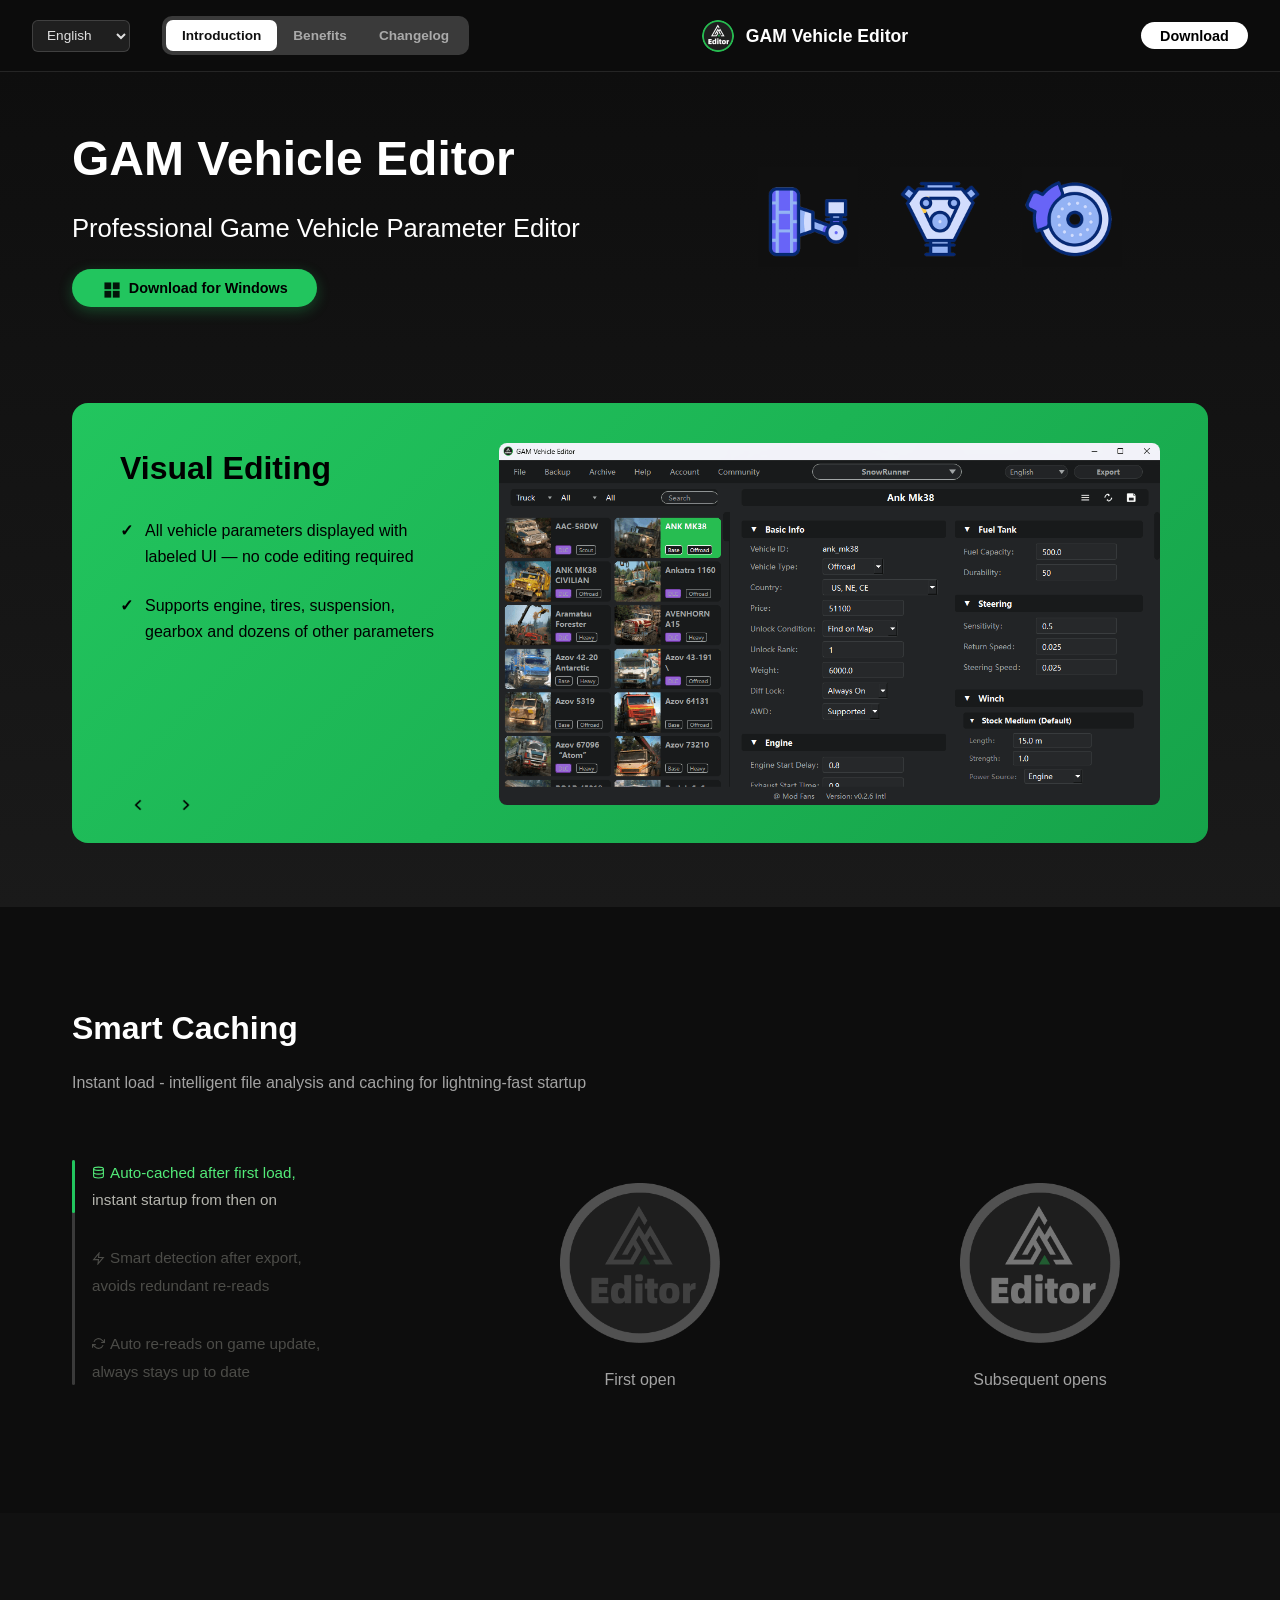
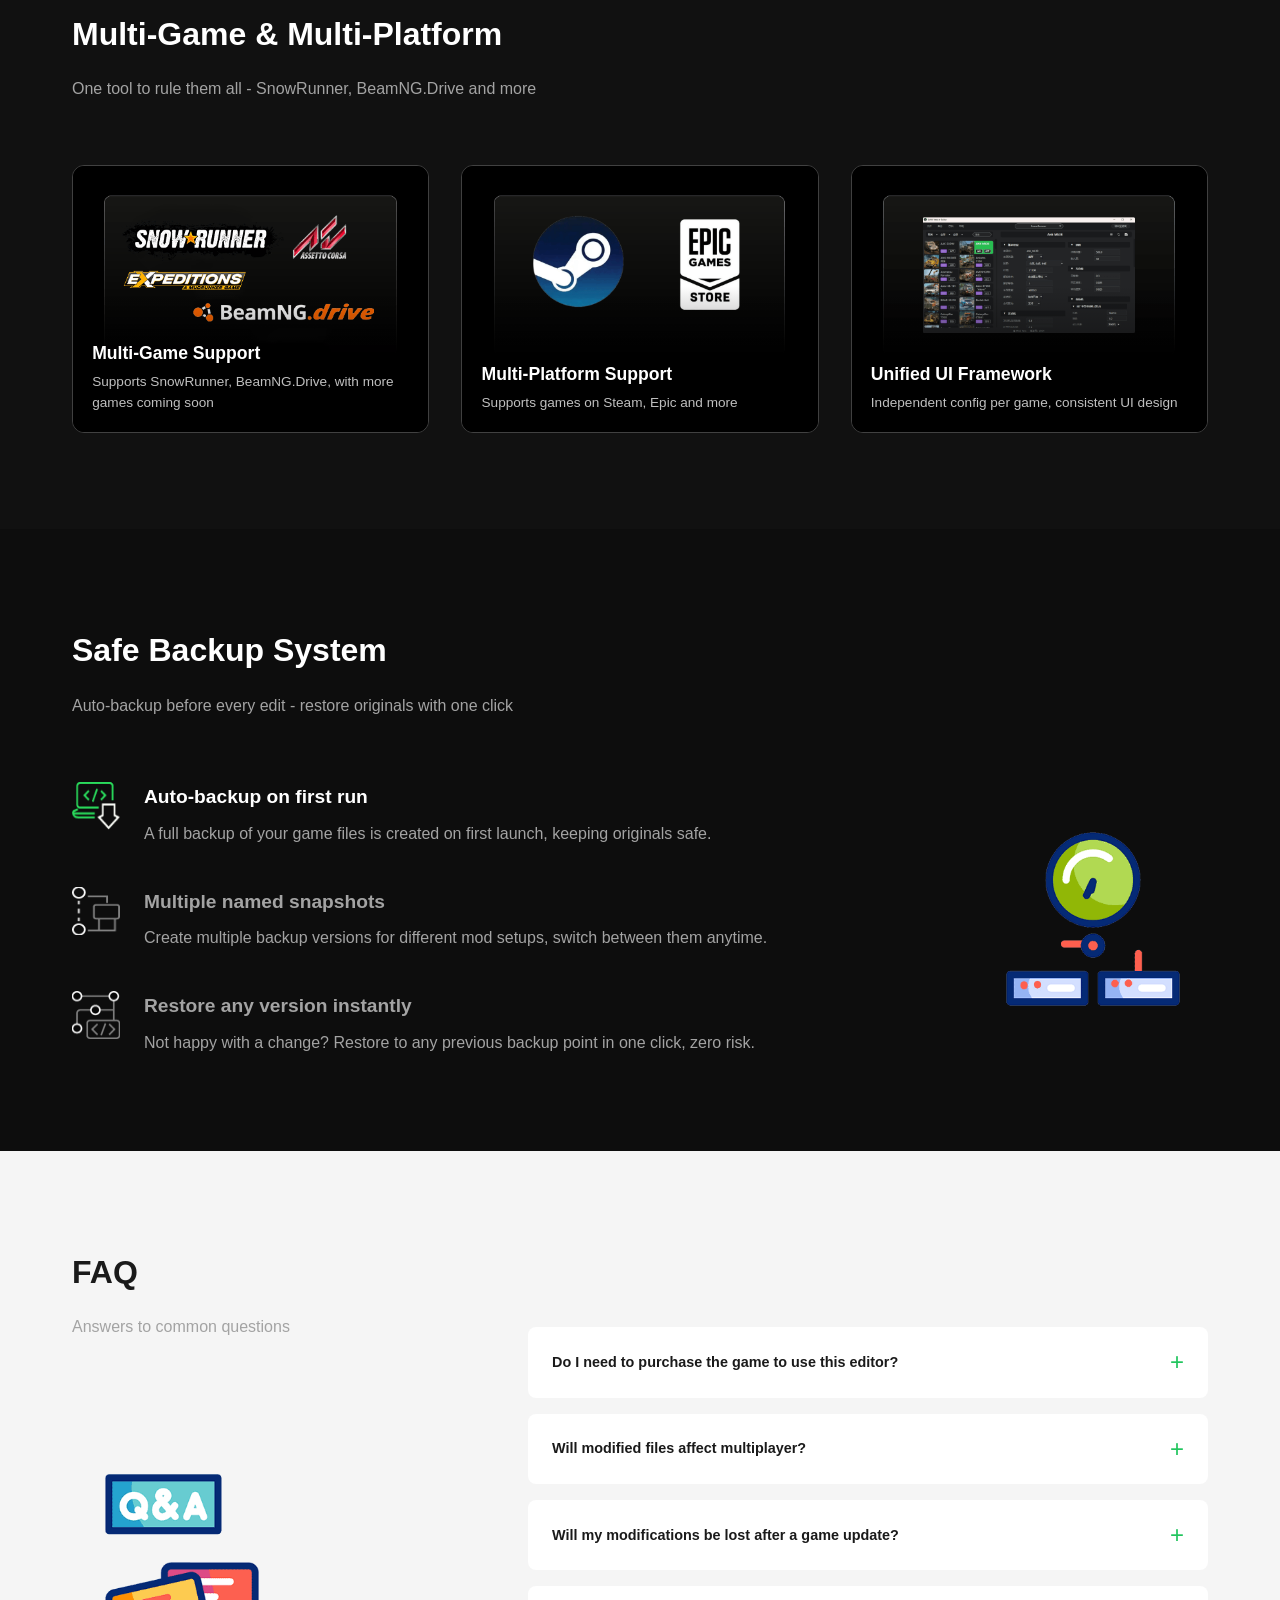
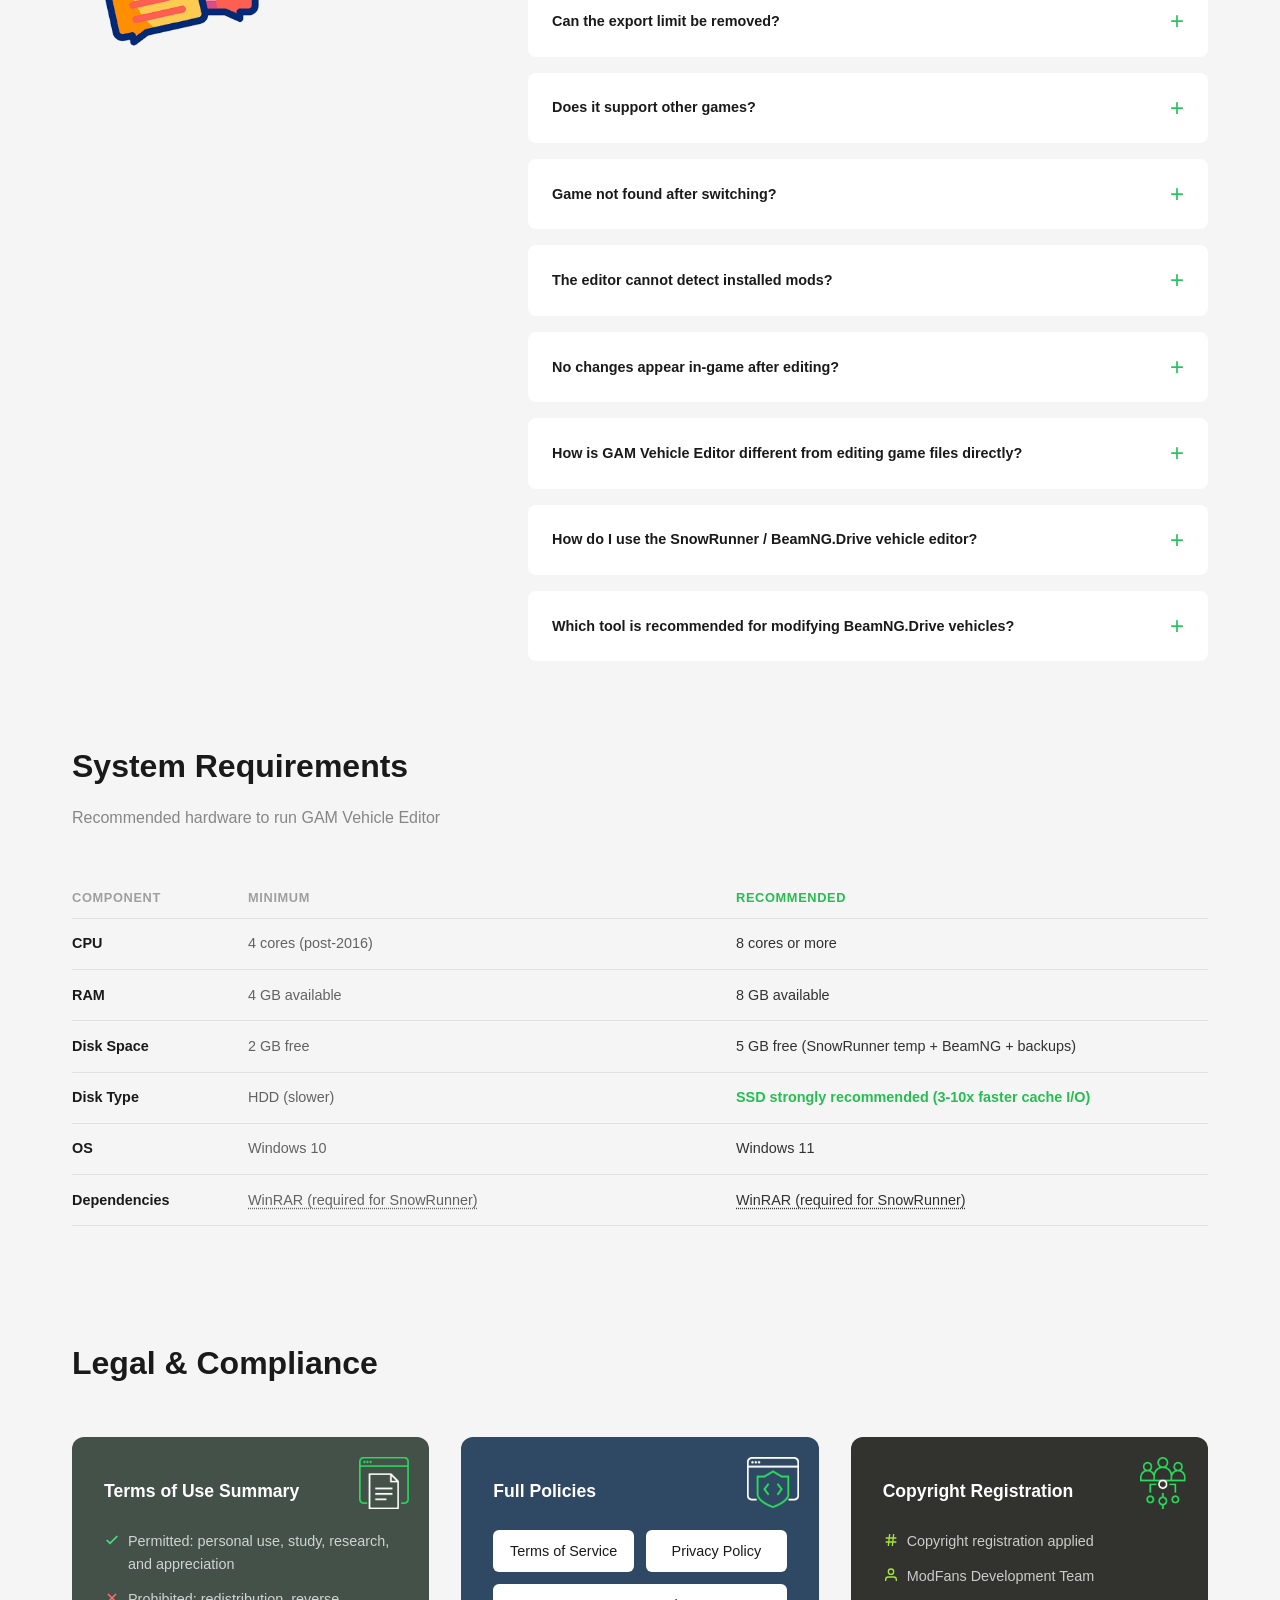
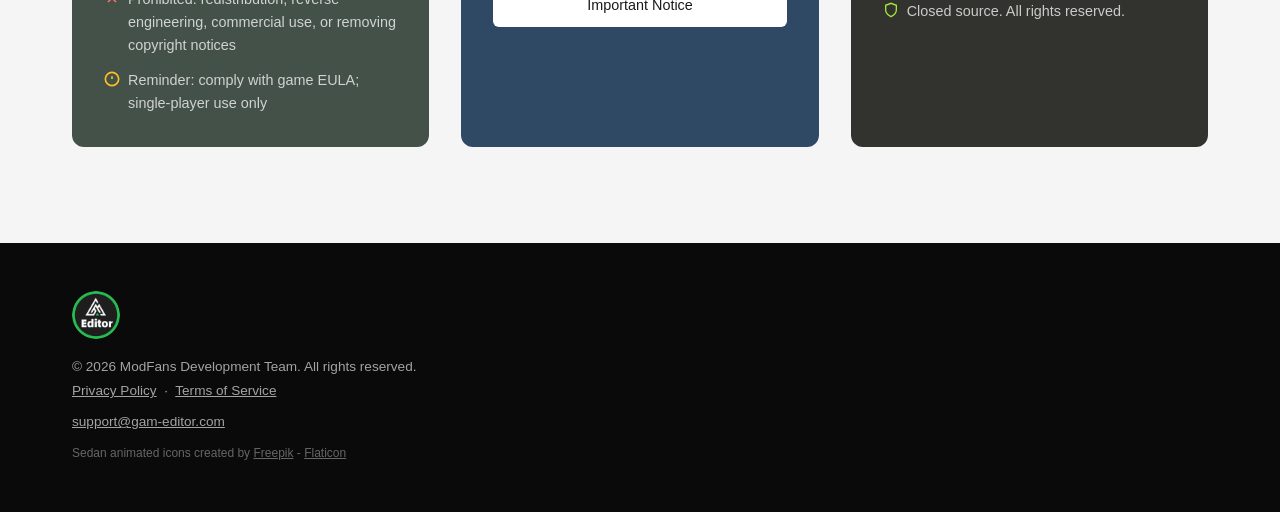
<file: index.html>
﻿<!DOCTYPE html>
<html lang="en">
<head>
    <meta charset="UTF-8">
      <link rel="icon" type="image/png" href="https://assets.gam-editor.com/image/editor_icon.png">
      <link rel="apple-touch-icon" href="https://assets.gam-editor.com/image/editor_icon.png">
    <meta name="viewport" content="width=device-width, initial-scale=1.0">
    <title>GAM Vehicle Editor - Professional Game Vehicle Parameter Editor</title>
    <meta name="description" content="GAM Vehicle Editor is a visual vehicle parameter editor for gamers. Supports SnowRunner, BeamNG.Drive and more. Adjust suspensions, engines, gearboxes and dozens of parameters without editing code. Export to game with one click.">
    <style>
        * {
            margin: 0;
            padding: 0;
            box-sizing: border-box;
        }
        
        body {
            font-family: -apple-system, BlinkMacSystemFont, "Segoe UI", Roboto, "Helvetica Neue", Arial, sans-serif;
            background: #0d0d0d;
            color: #ffffff;
            line-height: 1.6;
            overflow-x: hidden;
        }
        
        .container {
            max-width: 1200px;  /* ★ 调整项：全局容器最大宽度 */
            margin: 0 auto;
            padding: 0 2rem;
        }
        
        /* 语言切换器 */
        .lang-switcher {
            display: flex;
            align-items: center;
        }
        .lang-switcher select {
            background: rgba(255,255,255,0.08);
            color: #e0e0e0;
            border: 1px solid rgba(255,255,255,0.15);
            border-radius: 6px;
            padding: 5px 10px;
            font-size: 0.85rem;
            cursor: pointer;
            outline: none;
            transition: border-color 0.2s;
            height: 32px;
        }
        .lang-switcher select:hover {
            border-color: rgba(255,255,255,0.35);
        }
        .lang-switcher select option {
            background: #1a1a1a;
            color: #e0e0e0;
        }

        /* 导航栏 */
        .navbar {
            position: fixed;
            top: 0;
            left: 0;
            right: 0;
            background: rgba(13, 13, 13, 0.95);
            backdrop-filter: blur(10px);
            border-bottom: 1px solid rgba(255, 255, 255, 0.1);
            z-index: 1000;
        }
        
        .navbar-content {
            display: flex;
            justify-content: space-between;
            align-items: center;
            padding: 1rem 2rem;
            max-width: 1400px;          /* ★ 调整项：导航栏内容最大宽度 */
            margin: 0 auto;
        }
        
        .nav-left {
            display: flex;
            align-items: center;
            gap: 2rem;
        }
        
        .back-home {
            color: #fff;
            text-decoration: none;
            display: flex;
            align-items: center;
            gap: 0.5rem;
            font-size: 0.95rem;
        }
        
        /* Pill 滑动 Tab 样式 */
        .nav-tabs {
            position: relative;
            display: flex;
            background: #3a3a3a;
            border-radius: 10px;
            padding: 4px;
            gap: 0;
        }
        
        /* 滑动白色背景块 — 位置/宽度由 JS 动态设置 */
        .nav-tabs-slider {
            position: absolute;
            top: 4px;
            bottom: 4px;
            left: 4px;
            width: 0;
            background: #ffffff;
            border-radius: 7px;
            transition: left 0.25s cubic-bezier(0.4, 0, 0.2, 1),
                        width 0.25s cubic-bezier(0.4, 0, 0.2, 1);
        }
        
        .nav-tab {
            position: relative;
            z-index: 1;
            padding: 0.3rem 1rem; /* ★ 调整项：Tab按钮大小，上下/左右内边距 */
            border-radius: 6px;
            font-size: 0.85rem; /* ★ 调整项：Tab按钮字号 */
            font-weight: 600;
            cursor: pointer;
            color: #aaaaaa;
            transition: color 0.25s ease;
            border: none;
            background: transparent;
            user-select: none;
            white-space: nowrap;
        }
        
        .nav-tab.active {
            color: #111111;
        }
        
        .nav-tab:not(.active) {
            color: #aaaaaa;
        }
        
        .nav-logo {
            display: flex;
            align-items: center;
            gap: 0.75rem;
        }
        
        .nav-logo img {
            width: 32px;
            height: 32px;
            border-radius: 50%;
        }
        
        .nav-logo span {
            font-weight: 600;
            font-size: 1.1rem;
        }
        
        .download-btn {
            background: #ffffff; /* ★ 调整项：右上角下载按钮背景色 */
            color: #000;
            border: none;
            padding: 0.35rem 1.2rem; /* ★ 调整项：上下 padding 控制按钮高度 */
            border-radius: 20px;
            font-weight: 700;
            cursor: pointer;
            font-size: 0.9rem;
        }
        
        /* 下载面板 */
        .download-panel {
            display: none;
            background: #0d0d0d;         /* ★ 调整项：下载面板底色 */
            position: fixed;
            top: 61px;                   /* ★ 调整项：导航栏高度补偿 */
            left: 0;
            right: 0;
            bottom: 0;
            overflow-y: auto;
            z-index: 999;
            padding: 2.5rem 0 3rem;
            animation: slideDownPanel 0.35s ease;
        }
        
        .download-panel.active {
            display: block;
        }
        
        @keyframes slideDownPanel {
            from { opacity: 0; transform: translateY(-10px); }
            to   { opacity: 1; transform: translateY(0); }
        }

        /* 弹窗滚动区域自定义滚动条 */
        #terms-modal ::-webkit-scrollbar,
        #privacy-modal ::-webkit-scrollbar {
            width: 6px;
        }
        #terms-modal ::-webkit-scrollbar-track,
        #privacy-modal ::-webkit-scrollbar-track {
            background: transparent;
        }
        #terms-modal ::-webkit-scrollbar-thumb,
        #privacy-modal ::-webkit-scrollbar-thumb {
            background: rgba(255,255,255,0.2);
            border-radius: 3px;
        }
        #terms-modal ::-webkit-scrollbar-thumb:hover,
        #privacy-modal ::-webkit-scrollbar-thumb:hover {
            background: rgba(255,255,255,0.4);
        }

        /* 面板顶部标题行（在卡片外部） */
        .download-panel-header {
            max-width: 1200px;
            margin: 0 auto 1.5rem;
            padding: 0 2rem;
            display: flex;
            align-items: center;
            justify-content: space-between;
        }

        .download-panel-title {
            font-size: 1.6rem;
            font-weight: 700;
            color: #fff;
            margin: 0;
        }
        
        .download-panel-close {
            background: none;
            border: none;
            color: #fff;
            font-size: 2rem;
            cursor: pointer;
            line-height: 1;
            opacity: 0.6;
            transition: opacity 0.2s;
            padding: 0;
        }
        
        .download-panel-close:hover { opacity: 1; }

        /* 内容卡片（深色底色） */
        .download-panel-card {
            max-width: 1200px;
            margin: 0 auto;
            padding: 2.5rem 3rem;
            background: #171716;         /* ★ 调整项：内容卡片底色 */
            border-radius: 12px;
        }
        
        .download-panel-inner {
            display: grid;
            grid-template-columns: 1fr 1.4fr;  /* ★ 调整项：右列截图列更宽 */
            gap: 3rem;
            align-items: center;              /* ★ 调整项：内容垂直居中 */
        }
        
        .download-panel h2 {
            font-size: 1.5rem;
            font-weight: 700;
            color: #fff;
            margin-bottom: 0.75rem;
        }
        
        .download-panel-subtitle {
            color: #a3a3a3;
            font-size: 0.95rem;
            margin-bottom: 1.5rem;
        }
        
        .download-panel-steps {
            list-style: none;
            padding: 0;
            margin: 0 0 2rem 0;
        }
        
        .download-panel-steps li {
            color: #c8c8c8;
            font-size: 0.9rem;
            padding: 0.3rem 0;
            display: flex;
            align-items: flex-start;
            gap: 0.5rem;
        }
        
        .download-panel-steps li::before {
            content: '•';
            color: #22c55e;
            flex-shrink: 0;
            margin-top: 1px;
        }
        
        .download-panel-cta-title {
            font-weight: 700;
            font-size: 1rem;
            color: #fff;
            margin-bottom: 0.4rem;
        }
        
        .download-panel-link {
            font-size: 0.85rem;
            color: #a3a3a3;
            margin-bottom: 1.2rem;
            display: block;              /* ★ 调整项：了解链接独占一行 */
        }

        .download-panel-link-icon {
            display: inline-flex;
            align-items: center;
            color: #a3a3a3;
            text-decoration: none;
            font-size: 0.85rem;
            gap: 4px;
            transition: color 0.2s;
        }

        .download-panel-link-icon:hover {
            color: #fff;
        }
        
        .download-panel-btn {
            display: inline-flex;
            align-items: center;
            gap: 0.6rem;
            background: #22c55e;
            color: #000;
            border: none;
            padding: 0.6rem 2rem;
            border-radius: 6px;         /* ★ 调整项：下载按钮圆角 */
            font-weight: 700;
            font-size: 1rem;
            cursor: pointer;
            text-decoration: none;
            transition: background 0.2s;
        }
        
        .download-panel-btn:hover { background: #16a34a; }
        
        .download-panel-unsupported {
            margin-top: 0.8rem;
            color: rgba(255,255,255,0.35);
            font-size: 0.85rem;
            display: flex;
            align-items: center;
            gap: 0.5rem;                 /* ★ 调整项：图标转文字间距更紧凑 */
        }

        .download-panel-unsupported svg {
            vertical-align: middle;
            opacity: 0.5;
        }

        .download-panel-unsupported span {
            display: inline-flex;
            align-items: center;
            gap: 4px;
        }
        
        .download-panel-screenshot {
            border-radius: 10px;
            overflow: hidden;
            border: 1px solid rgba(255,255,255,0.1);
        }
        
        .download-panel-screenshot img {
            width: 100%;
            height: auto;
            display: block;
        }

        /* 轮播 */
        .carousel-container {
            position: relative;
            width: 100%;
        }
        .carousel-slides {
            position: relative;
            width: 100%;
        }
        .download-panel-screenshot .carousel-slide {
            display: none;
            width: 100%;
            border-radius: 10px;
        }
        .download-panel-screenshot .carousel-slide.active {
            display: block;
            animation: carouselFade 0.5s ease;
        }
        @keyframes carouselFade {
            from { opacity: 0.6; }
            to   { opacity: 1; }
        }
        .carousel-dots {
            position: absolute;
            bottom: 10px;
            left: 50%;
            transform: translateX(-50%);
            display: flex;
            gap: 6px;
            z-index: 2;
        }
        .carousel-dots .dot {
            width: 8px;
            height: 8px;
            border-radius: 50%;
            background: rgba(255,255,255,0.4);
            cursor: pointer;
            transition: background 0.2s;
        }
        .carousel-dots .dot.active,
        .carousel-dots .dot:hover {
            background: #27bd51;
        }
        
        section {
            padding: 6rem 2rem;
        }
        
        h2 {
            font-size: 2rem;
            font-weight: 700;
            text-align: left;
            margin-bottom: 1rem;
        }
        
        .section-subtitle {
            text-align: left;
            color: #a3a3a3;
            margin-bottom: 4rem;
        }
        
        /* Hero 区域 */
        .hero {
            padding: 8rem 2rem 4rem;
            background: linear-gradient(180deg, #0d0d0d 0%, #1a1a1a 100%);
        }
        
        .hero-content {
            display: grid;
            grid-template-columns: 1fr 1fr;
            gap: 4rem;
            align-items: center;
        }
        
        .hero-text h1 {
            font-size: 3rem;
            font-weight: 700;
            margin-bottom: 1rem;
            line-height: 1.3; /* ★ 调整项A：Hero标题两行间距 */
        }
        
        .hero-text h1 span {
            color: #22c55e;
        }
        
        .hero-text p {
            font-size: 1.1rem;
            color: #a3a3a3;
            margin: 1.5rem 0 2rem;
            line-height: 1.8;
        }
        
        .cta-button {
            background: #22c55e;         /* ★ 调整项①：按钮背景色 */
            color: #000;                 /* ★ 调整项②：按钮文字颜色 */
            border: none;
            padding: 0.5rem 1.8rem;      /* ★ 调整项③：上下 padding=按钮高度，左右 padding=按钮宽度 */
            border-radius: 24px;         /* ★ 调整项④：圆角大小，越大越圆 */
            font-weight: 600;
            cursor: pointer;
            font-size: 0.9rem;           /* ★ 调整项⑤：按钮文字大小 */
            transition: all 0.3s ease;
            box-shadow: 0 4px 14px rgba(34, 197, 94, 0.3);
            display: inline-flex;
            align-items: center;
            gap: 6px;                    /* ★ 调整项⑥：图标与文字之间的间距 */
        }
        
        .cta-button:hover {
            transform: translateY(-2px);
            box-shadow: 0 6px 20px rgba(34, 197, 94, 0.4);
        }
        
        .cta-button-outline {
            background: rgba(26, 26, 26, 0.4);   /* ★ 调整项：观看使用说明按钮底色（60% 透明度） */
            color: rgba(255, 255, 255, 0.4);     /* ★ 调整项：观看使用说明按钮文字（60% 透明度） */
            border: 1px solid rgba(255, 255, 255, 0.4);   /* ★ 调整项：白色边框（60% 透明度） */
            box-shadow: none;            /* ★ 调整项：无阴影 */
            padding: 0.4rem 1.2rem;      /* ★ 调整项：缩小高度和宽度 */
            font-size: 0.85rem;          /* ★ 调整项：缩小字号 */
            border-radius: 20px;         /* ★ 调整项：缩小圆角 */
        }
        
        .cta-button-outline:hover {
            background: #2a2a2a;         /* ★ 调整项：悬停时底色变亮 */
            transform: translateY(-2px);
            box-shadow: none;            /* ★ 调整项：悬停时无阴影 */
        }
        
        .hero-logo {
            text-align: right;
        }
        
        .logo-display {
            display: inline-block;
            text-align: center;
        }
        
        .logo-display img {
            width: 120px;
            height: 120px;
            border-radius: 50%;
            margin-bottom: 1rem;
        }
        
        /* 可视化编辑区域 */
        .visual-editing {
            margin-top: 6rem;
            background: linear-gradient(135deg, #22c55e 0%, #16a34a 100%);
            border-radius: 16px;
            padding: 2.5rem 3rem 60px;  /* 底部留出导航按钮空间 */
            transition: background 0.6s ease;  /* ★ 调整项：轮播切换背景过渡速度 */
            position: relative;
            height: 440px;              /* ★ 调整项C：可视化编辑区域高度 */
            overflow: hidden;
            box-sizing: border-box;
        }
        
        /* 轮播导航按钮区域（左下角）*/
        .visual-nav {
            display: flex;
            align-items: center;
            gap: 12px;
            position: absolute;      /* ★ 调整项：导航按钮绝对定位 */
            bottom: 20px;            /* ★ 调整项D：导航按钮距底边距离 */
            left: 3rem;
        }
        
        .visual-nav-btn {
            width: 36px;            /* ★ 调整项：左右箭头按钮大小 */
            height: 36px;
            border-radius: 50%;
            background: transparent;
            border: none;
            cursor: pointer;
            display: flex;
            align-items: center;
            justify-content: center;
            transition: background 0.2s;
        }
        
        .visual-nav-btn:hover {
            background: rgba(0,0,0,0.15);
        }
        
        .visual-nav-btn img {
            width: 20px;            /* ★ 调整项：箭头图标大小 */
            height: 20px;
        }
        
        /* 轮播指示点（已隐藏） */
        .visual-dots {
            display: none;
        }
        
        /* 轮播内容淡入淡出 */
        .visual-slide {
            display: none;
        }
        
        .visual-slide.active {
            display: grid;
            grid-template-columns: 1fr 2fr;
            gap: 3rem;
            align-items: stretch;   /* 两列撑满 grid 行高 */
            height: 100%;
        }

        /* 右侧图片列垂直居中 */
        .visual-slide.active > div:last-child {
            display: flex;
            align-items: center;    /* ★ 调整项：右侧图片垂直居中 */
        }
        
        .visual-features h2 {
            text-align: left;
            margin-bottom: 1.5rem;
            color: #000;
        }
        
        .visual-features ul {
            list-style: none;
        }
        
        .visual-features li {
            margin-bottom: 1.5rem;
            display: flex;
            gap: 0.75rem;
            color: #000;
        }
        
        .visual-features li:last-child {
            margin-bottom: 0;
        }
        
        .checkmark {
            color: #000;
            font-weight: 700;
        }
        
        .screenshot {
            width: 100%;
            border-radius: 8px;
        }
        
        /* 智能缓存 */
        .cache-section {
            background: #0d0d0d;
        }
        
        .cache-grid {
            display: grid;
            grid-template-columns: 1fr 1fr 1fr;
            gap: 4rem;
            align-items: center;
        }
        
        /* 左侧文字时间轴：整体相对定位，左侧一条连续竖线 */
        .cache-timeline {
            position: relative;
            padding-left: 20px;  /* ★ 调整项：竖线到文字的间距 */
        }

        /* 灰色背景长竖线（始终显示） */
        .cache-timeline::before {
            content: '';
            position: absolute;
            left: 0;
            top: 0;
            bottom: 2rem;        /* ★ 调整项：竖线底部裁切（与文字块margin-bottom一致） */
            width: 3px;          /* ★ 调整项：竖线宽度 */
            background: #3a3a3a;
            border-radius: 2px;
        }

        /* 绿色滑块（在灰线上滑动） */
        .cache-slider {
            position: absolute;
            left: 0;
            width: 3px;          /* 与竖线同宽 */
            border-radius: 2px;
            background: #22c55e;
            transition: top 0.5s cubic-bezier(0.4, 0, 0.2, 1),
                        height 0.5s cubic-bezier(0.4, 0, 0.2, 1);  /* ★ 调整项：滑动动画时长 */
        }

        .cache-timeline > div {
            margin-bottom: 2rem;
            display: flex;
            gap: 0;
            align-items: stretch;
        }

        /* 隐藏原来每行的单独竖线（由连续线替代） */
        .cache-vbar {
            display: none;
        }

        /* 文字块 */
        .cache-text-block {
            display: flex;
            flex-direction: column;
            justify-content: center;
        }
        
        .cache-timeline p {
            color: #4c4c48;      /* ★ 调整项：文字默认颜色 */
            font-size: 0.95rem;
            margin: 0;
            line-height: 1.7;
            transition: color 0.4s ease;
        }
        
        /* 激活状态：第一行绿色，第二行灰色 */
        .cache-timeline > div.active p .line1 {
            color: #53eb79;      /* ★ 调整项：激活时第一行颜色 */
        }

        /* 激活时第一行的图标wrapper和SVG跟随变绿 */
        .cache-timeline > div.active p > span:first-child {
            color: #53eb79;
        }
        .cache-timeline > div.active p > span:first-child svg {
            color: #53eb79;
        }
        
        .cache-timeline > div.active p .line2 {
            color: #b4b4ad;      /* ★ 调整项：激活时第二行颜色 */
        }
        
        /* 右侧 loading 动画区域 */
        .cache-icon-wrapper {
            text-align: center;
        }
        
        .cache-loading-anim {
            width: 160px;        /* ★ 调整项：loading动画尺寸 */
            height: 160px;
            margin: 0 auto;
            position: relative;
        }
        
        /* 所有图层绝对定位叠放 */
        .cache-loading-anim img {
            width: 100%;
            height: 100%;
            position: absolute;
            top: 0; left: 0;
        }
        
        /* Loading-3.png 扇形遮罩（进度层，初始0%） */
        .cache-loading-anim .layer-3 {
            clip-path: polygon(50% 50%, 50% 0%);  /* 初始：0度扇形（不可见）*/
        }
        
        /* Loading-1.png 白色Logo（顶层，透明度呼吸） */
        .cache-loading-anim .layer-1 {
            opacity: 0;
            transition: opacity 0.05s linear;
        }
        
        .cache-icon-wrapper p {
            margin-top: 1.5rem;
            font-size: 1rem;
            color: #a3a3a3;
        }
        
        /* 多游戏支持 */
        .games-section {
            background: #111111;
        }
        
        .games-grid {
            display: grid;
            grid-template-columns: repeat(3, 1fr);
            gap: 2rem;
        }
        
        .game-card {
            position: relative;
            border-radius: 12px;
            overflow: hidden;
            aspect-ratio: 4 / 3;  /* ★ 调整项：卡片宽高比 */
            cursor: default;
            border: 0.5px solid rgba(255,255,255,0.2);  /* ★ 调整项：图片边框 */
            transform: translateY(0);
            transition: transform 0.25s ease;  /* ★ 调整项：悬停上移动画时长 */
        }

        .game-card:hover {
            transform: translateY(-2px);  /* ★ 调整项：悬停上移距离 */
        }

        /* 背景图片铺满 */
        .game-card-bg {
            width: 100%;
            height: 100%;
            object-fit: cover;
            display: block;
            position: absolute;
            top: 0; left: 0;
        }

        /* 底部渐变遮罩，让文字可读 */
        .game-card::after {
            content: '';
            position: absolute;
            left: 0; right: 0; bottom: 0;
            height: 55%;  /* ★ 调整项：渐变遮罩高度 */
            background: linear-gradient(to top, rgba(0,0,0,0.85) 0%, transparent 100%);
            border-radius: 0 0 12px 12px;
        }

        /* 文字层浮于左下角 */
        .game-card-text {
            position: absolute;
            bottom: 1.2rem;   /* ★ 调整项：文字距底部距离 */
            left: 1.2rem;     /* ★ 调整项：文字距左边距离 */
            z-index: 2;
        }

        .game-card-text h3 {
            font-size: 1.1rem;
            font-weight: 600;
            color: #fff;
            margin: 0 0 0.3rem 0;
        }

        .game-card-text p {
            color: rgba(255,255,255,0.75);
            font-size: 0.85rem;
            margin: 0;
            line-height: 1.5;
        }
        
        .ui-preview {
            width: 100%;
            border-radius: 8px;
            margin-bottom: 1.5rem;
        }
        
        /* 备份系统 */
        .backup-section {
            background: #0d0d0d;
        }
        
        .backup-grid {
            display: grid;
            grid-template-columns: 1fr 1fr;
            gap: 4rem;
            align-items: center;
        }
        
        .backup-features {
            
        }
        
        .backup-item {
            display: flex;
            gap: 1.5rem;
            margin-bottom: 2.5rem;
            cursor: pointer;
            align-items: flex-start;
        }
        
        .backup-item:last-child {
            margin-bottom: 0;
        }
        
        /* 图标：deselected 状态默认显示 */
        .backup-icon {
            flex-shrink: 0;
            width: 48px;   /* ★ 调整项：图标尺寸 */
            height: 48px;
            position: relative;
        }

        .backup-icon img {
            width: 100%;
            height: 100%;
            position: absolute;
            top: 0; left: 0;
            transition: opacity 0.3s ease;
        }

        .backup-icon .icon-deselected { opacity: 1; }
        .backup-icon .icon-selected   { opacity: 0; }

        .backup-item.active .backup-icon .icon-deselected { opacity: 0; }
        .backup-item.active .backup-icon .icon-selected   { opacity: 1; }
        
        /* 文字：未激活时与小字相同颜色，激活时白色 */
        .backup-text h3 {
            font-size: 1.2rem;
            margin-bottom: 0.5rem;
            color: #a3a3a3;       /* ★ 调整项：未激活标题颜色 */
            transition: color 0.3s ease;
        }

        .backup-item.active .backup-text h3 {
            color: #ffffff;       /* ★ 调整项：激活标题颜色 */
        }
        
        /* 右侧图片区域 */
        .backup-right {
            position: relative;
            display: flex;
            justify-content: flex-end;  /* ★ 调整项：图片对齐方向（flex-end=右对齐，center=居中） */
            align-items: center;
        }

        /* 用第一张图撑开容器，其余绝对叠放 */
        .backup-right-img {
            width: auto;
            max-height: 230px;   /* ★ 调整项：右侧图片最大高度 */
            border-radius: 12px;
            display: block;
            opacity: 0;
            transition: opacity 0.4s ease;
            pointer-events: none;
        }

        /* 非第一张（index>0）绝对定位叠在第一张上，右对齐 */
        .backup-right-img:not(:first-child) {
            position: absolute;
            top: 0; right: 0;
        }

        .backup-right-img.active {
            opacity: 1;
        }

        /* 说明小字不换行 */
        .backup-text p {
            color: #a3a3a3;
            line-height: 1.6;
            white-space: nowrap;  /* ★ 调整项：小字不换行，如需换行改为 normal */
        }
        
        /* 功能对比表 */
        .comparison-section {
            background: #111111;
        }
        
        .comparison-table {
            width: 100%;
            border-collapse: collapse;
            margin-bottom: 3rem;
        }
        
        .comparison-table thead tr {
            border-bottom: 2px solid rgba(255, 255, 255, 0.1);
        }
        
        .comparison-table th {
            padding: 0.85rem 0;        /* ★ 调整项：表头行间距 */
            text-align: center;
            font-size: 1.1rem;
            font-weight: 600;
        }
        
        .comparison-table th:first-child {
            text-align: left;
            width: 40%;                /* ★ 调整项：功能列宽度 */
        }
        
        .comparison-table tbody tr {
            border-bottom: 1px solid rgba(255, 255, 255, 0.05);
        }
        
        .comparison-table td {
            padding: 0.7rem 0;         /* ★ 调整项：行间距（原1.25rem） */
            text-align: center;
        }
        
        .comparison-table td:first-child {
            text-align: left;
        }

        /* Patreon Free / Free / Subscription / Lifetime 列宽度 */
        .comparison-table th:nth-child(2),
        .comparison-table td:nth-child(2),
        .comparison-table th:nth-child(3),
        .comparison-table td:nth-child(3),
        .comparison-table th:nth-child(4),
        .comparison-table td:nth-child(4),
        .comparison-table th:nth-child(5),
        .comparison-table td:nth-child(5) {
            width: 15%;
        }
        
        .check-green {
            color: #22c55e;
        }
        
        .cross-red {
            color: #ef4444;
        }
        
        .limit-badge {
            display: inline-block;
            padding: 0.25rem 0.75rem;
            background: linear-gradient(135deg, #ec4899, #8b5cf6);
            border-radius: 20px;
            font-size: 0.85rem;
            color: #fff;
        }
        
        .action-buttons {
            display: grid;
            grid-template-columns: 40% 15% 15% 15% 15%;  /* 5列：Feature + 4级权益 */
            gap: 0;
            margin-top: 1.5rem;
        }
        
        .btn-outline {
            background: transparent;
            color: #fff;
            border: 1px solid rgba(255, 255, 255, 0.3);
            padding: 0.5rem 1.5rem;    /* ★ 调整项：开始使用按钮大小 */
            border-radius: 28px;
            font-weight: 600;
            cursor: pointer;
            font-size: 0.9rem;         /* ★ 调整项：开始使用字号 */
            transition: all 0.3s ease;
            justify-self: center;
        }
        
        .btn-primary {
            background: #22c55e;
            color: #000;
            border: none;
            padding: 0.5rem 1.5rem;    /* ★ 调整项：升级到会员按钮大小 */
            border-radius: 28px;
            font-weight: 600;
            cursor: pointer;
            font-size: 0.9rem;         /* ★ 调整项：升级到会员字号 */
            transition: all 0.3s ease;
            justify-self: center;
        }

        .btn-outline:hover {
            background: #22c55e;       /* ★ 调整项：开始使用悬停底色 */
            color: #000;               /* ★ 调整项：开始使用悬停文字色 */
            border-color: #22c55e;
        }

        .btn-primary:hover {
            background: #e62d7f;       /* ★ 调整项：升级到会员悬停底色 */
            color: #fff;               /* ★ 调整项：升级到会员悬停文字色 */
        }
        
        /* FAQ */
        .faq-section {
            background: #f5f5f5;
            color: #1a1a1a;
            padding-bottom: 1rem;  /* ★ 调整项：FAQ区域底部间距 */
        }

        /* 两列：左侧标题，右侧色块列表，顶部对齐 */
        .faq-inner {
            display: grid;
            grid-template-columns: 1fr 680px;  /* ★ 调整项：右列宽度与色块宽度一致 */
            gap: 2rem;
            align-items: start;
        }
        
        .faq-section h2 {
            text-align: left;
        }
        
        .faq-list {
            display: flex;
            flex-direction: column;
            gap: 1rem;
            padding-top: 80px;   /* ★ 调整项：右侧色块向下偏移距离 */
        }
        
        details {
            background: #fff;
            border-radius: 8px;
            padding: 0 1.5rem;   /* 上下 padding 由 summary 控制 */
            cursor: pointer;
            width: 100%;         /* ★ 调整项：色块宽度由右列 grid 宽度控制 */
        }
        
        summary {
            font-weight: 600;
            font-size: 0.9rem;   /* 与中文字号一致 */
            color: #1a1a1a;      /* 黑色文字 */
            list-style: none;
            display: flex;
            justify-content: space-between;
            align-items: center;
            min-height: 60px;    /* ★ 调整项：色块最小高度，文字过长时自动撑高 */
            padding: 1rem 0;     /* 上下内边距，替代固定高度 */
        }
        
        summary::-webkit-details-marker {
            display: none;
        }
        
        summary span[data-i18n] {
            color: inherit;      /* 继承 summary 的黑色 */
        }
        
        summary span:not([data-i18n]) {
            color: #22c55e;
            font-size: 1.5rem;
            font-weight: 300;
        }
        
        details p {
            margin-top: 0;
            padding: 0.75rem 0 1.25rem 0;  /* ★ 调整项：展开内容上下间距 */
            color: #666;
            line-height: 1.7;
        }
        
        /* Footer */
        footer {
            background: #0a0a0a;
            padding: 3rem 2rem;
        }
        
        .footer-content {
            display: grid;
            grid-template-columns: 1fr 1fr;
            gap: 3rem;
            align-items: start;
        }
        
        .footer-logos {
            display: flex;
            gap: 1rem;
            margin-bottom: 1rem;
        }
        
        .footer-logos img {
            width: 48px;
            height: 48px;
            border-radius: 50%;
        }
        
        .footer-text {
            font-size: 0.85rem;
            color: #a3a3a3;
            line-height: 1.8;
        }
        
        .footer-text a {
            color: #a3a3a3;
            text-decoration: underline;
        }
        
        .qr-codes {
            display: flex;
            gap: 1.5rem;
        }
        
        .qr-item {
            text-align: center;
        }
        
        .qr-item img {
            width: 100px;
            height: 100px;
            margin-bottom: 0.5rem;
            border-radius: 6px;  /* ★ 调整项：二维码图片圆角 */
        }
        
        .qr-item p {
            font-size: 0.8rem;
            color: #a3a3a3;
        }
        
        @media (max-width: 1024px) {
            .hero-content,
            .visual-grid,
            .cache-grid,
            .games-grid,
            .backup-grid {
                grid-template-columns: 1fr;
            }
            
            .comparison-table {
                font-size: 0.9rem;
            }
        }
    </style>
</head>
<body>
    <!-- 导航栏 -->
    <nav class="navbar">
        <div class="navbar-content">
            <div class="nav-left">
                <div class="lang-switcher">
                    <select id="lang-select" onchange="switchLang(this.value)">
                        <option value="en">English</option>
                        <option value="zh">简体中文</option>
                        <option value="de">Deutsch</option>
                        <option value="ru">Русский</option>
                        <option value="fr">Français</option>
                        <option value="es">Español</option>
                    </select>
                </div>
                <div class="nav-tabs" id="nav-tabs">
                    <div class="nav-tabs-slider"></div>
                    <span class="nav-tab active" id="tab-intro" onclick="switchTab('intro')" data-i18n="nav.tab.intro">Introduction</span>
                    <span class="nav-tab" id="tab-benefit" onclick="switchTab('benefit')" data-i18n="nav.tab.benefit">Benefits</span>
                    <span class="nav-tab" id="tab-changelog" onclick="switchTab('changelog')" data-i18n="nav.tab.changelog">Changelog</span>
                </div>
            </div>
            <div class="nav-logo">
                <img src="images/editor-logo.png" alt="GAM Editor">
                <span>GAM Vehicle Editor</span>
            </div>
            <button class="download-btn" onclick="openDownloadPanel()" data-i18n="nav.download">Download</button>
        </div>
    </nav>

    <!-- 下载面板（导航栏正下方，hero 上方） -->
    <div id="download-panel" class="download-panel">
        <!-- 顶部标题行 -->
        <div class="download-panel-header">
            <h2 class="download-panel-title" data-i18n="download.title">Download</h2>
            <button class="download-panel-close" onclick="closeDownloadPanel()" title="Close">&times;</button>
        </div>
        <!-- 内容卡片 -->
        <div class="download-panel-card">
        <div class="download-panel-inner">
            <!-- 左列：使用说明 -->
            <div>
                <h2 data-i18n="download.headline">How to Use GAM Editor</h2>
                <ol class="download-panel-steps">
                    <li data-i18n="download.step1">Download GAMEditor.zip</li>
                    <li data-i18n="download.step2">Extract GAMEditor.zip (recommend using WinRAR)</li>
                    <li data-i18n="download.step3">Double-click GAMEditor.exe to open the editor</li>
                    <li data-i18n="download.step4">If a SmartScreen warning appears, click "More info" &rarr; "Run anyway". If this option doesn't exist, disable this feature in Windows Defender</li>
                    <li data-i18n="download.step5">In the "Add Game" popup, add your supported game. For BeamNG.Drive, add the MOD path in the subsequent dialog</li>
                    <li data-i18n="download.step6">Done! You can now use GAM Editor normally</li>
                </ol>
                <p class="download-panel-note" style="margin-top:1.2rem;padding:0.75rem 1rem;background:rgba(255,193,7,0.08);border-left:3px solid #ffc107;border-radius:0 6px 6px 0;font-size:0.85rem;color:#ccc;">
                    <span data-i18n="download.winrar_note">Important: SnowRunner requires WinRAR installed at C:\Program Files.</span>
                    <a href="https://www.win-rar.com/download.html?&L=0" target="_blank" data-i18n="download.winrar_link" style="color:#ffc107;text-decoration:underline;margin-left:0.3rem;">Click here to download WinRAR</a>
                </p>
                <p class="download-panel-support" style="margin-top:0.75rem;font-size:1rem;color:#fff;">
                    <span data-i18n="download.support">If you have any questions, visit my Patreon page. I'll do my best to help.</span><br>
                    <a href="https://www.patreon.com/GAMEditor" target="_blank" style="color:#ccc;text-decoration:none;font-weight:400;"><span data-i18n="download.support_link">Go to Patreon</span> <svg width="12" height="12" viewBox="0 0 24 24" fill="none" stroke="currentColor" stroke-width="2" stroke-linecap="round" stroke-linejoin="round" style="vertical-align:middle;margin-left:3px;"><path d="M18 13v6a2 2 0 0 1-2 2H5a2 2 0 0 1-2-2V8a2 2 0 0 1 2-2h6"/><polyline points="15 3 21 3 21 9"/><line x1="10" y1="14" x2="21" y2="3"/></svg></a>
                </p>
                <button class="download-panel-btn" onclick="doDownload()" style="margin-top:1.2rem;">
                    <img src="images/logos_windows-filled.png" alt="" style="width:20px;height:20px;position:relative;top:1px;">
                    <span data-i18n="download.btn">Download Now</span>
                </button>
                <div class="download-panel-unsupported">
                    <span data-i18n="download.unsupported">Not supported:</span>
                    <span>
                        <!-- Apple/macOS 图标 -->
                        <svg width="14" height="14" viewBox="0 0 24 24" fill="currentColor"><path d="M18.71 19.5c-.83 1.24-1.71 2.45-3.05 2.47-1.34.03-1.77-.79-3.29-.79-1.53 0-2 .77-3.27.82-1.3.05-2.3-1.32-3.14-2.53C4.25 17 2.94 12.45 4.7 9.39c.87-1.52 2.43-2.48 4.12-2.51 1.28-.02 2.5.87 3.29.87.78 0 2.26-1.07 3.8-.91.65.03 2.47.26 3.64 1.98-.09.06-2.17 1.28-2.15 3.81.03 3.02 2.65 4.03 2.68 4.04-.03.07-.42 1.44-1.38 2.83M13 3.5c.73-.83 1.94-1.46 2.94-1.5.13 1.17-.34 2.35-1.04 3.19-.69.85-1.83 1.51-2.95 1.42-.15-1.15.41-2.35 1.05-3.11z"/></svg>
                        MacOS
                    </span>
                    <span>
                        <!-- Linux Tux 图标 -->
                        <svg width="14" height="14" viewBox="0 0 24 24" fill="currentColor"><path d="M12 2C9.79 2 8 3.79 8 6v4c0 1.1.45 2.1 1.17 2.83-.1.24-.17.5-.17.78 0 .55.22 1.05.59 1.41-.37.36-.59.86-.59 1.41 0 1.1.9 2 2 2h2c1.1 0 2-.9 2-2 0-.55-.22-1.05-.59-1.41.37-.36.59-.86.59-1.41 0-.28-.07-.54-.17-.78C15.55 12.1 16 11.1 16 10V6c0-2.21-1.79-4-4-4zm-1 14h2v1h-2v-1zm0-3h2v2h-2v-2zm1-9c1.1 0 2 .9 2 2v4c0 1.1-.9 2-2 2s-2-.9-2-2V6c0-1.1.9-2 2-2z"/><path d="M7 19c0 1.66 2.24 3 5 3s5-1.34 5-3c0-.88-.56-1.67-1.45-2.24C14.9 16.27 13.5 16 12 16s-2.9.27-3.55.76C7.56 17.33 7 18.12 7 19z"/></svg>
                        Linux
                    </span>
                </div>
            </div>
            <!-- 右列：轮播截图 -->
            <div class="download-panel-screenshot">
                <div class="carousel-container">
                    <div class="carousel-slides">
                        <img src="images/add_game_1.png" alt="Add Game Step 1" class="carousel-slide active">
                        <img src="images/add_game_2.png" alt="Add Game Step 2" class="carousel-slide">
                        <img src="images/add_game_3.png" alt="Add Game Step 3" class="carousel-slide">
                        <img src="images/add_game_4.png" alt="Add Game Step 4" class="carousel-slide">
                    </div>
                    <div class="carousel-dots">
                        <span class="dot active" onclick="goToSlide(0)"></span>
                        <span class="dot" onclick="goToSlide(1)"></span>
                        <span class="dot" onclick="goToSlide(2)"></span>
                        <span class="dot" onclick="goToSlide(3)"></span>
                    </div>
                </div>
            </div>
        </div>
        </div>
    </div>
    
    <!-- 介绍内容区域 -->
    <div id="intro-content">
    
    <!-- Hero 区域 + 可视化编辑 -->
    <section class="hero">
        <div class="container">
            <div class="hero-content">
                <div class="hero-text">
                    <h1>GAM Vehicle Editor<br><span style="color: #ffffff; font-size: 1.6rem; font-weight: 400; white-space: nowrap;" data-i18n="hero.subtitle">Professional Game Vehicle Parameter Editor</span></h1>  <!-- ★ 调整项B：副标题字号/字重 -->
                    <p style="position:absolute;width:1px;height:1px;overflow:hidden;clip:rect(0,0,0,0);">GAM Vehicle Editor 是一款专为游戏玩家设计的车辆属性可视化编辑工具，支持雪地奔驰（SnowRunner）、BeamNG.Drive 等游戏，无需手动修改代码即可调整悬架、发动机、变速箱等数十种参数，修改完成后一键导出至游戏目录，内置自动备份保护原始文件。</p>
                    <!-- ★ 调整项⑦：图标大小改 width/height；上下位置改 top（正值下移，负值上移） -->
                    <button class="cta-button" onclick="openDownloadPanel()"><img src="images/logos_windows-filled.png" alt="" style="width:22px;height:22px;position:relative;top:2.2px;"><span data-i18n="hero.cta">Download for Windows</span></button>
                    <button class="cta-button cta-button-outline" onclick="openVideoModal()" style="display:none;"><svg style="width:20px;height:20px;flex-shrink:0;margin-right:6px;vertical-align:middle;" viewBox="0 0 24 24" fill="none" stroke="currentColor" stroke-width="2"><polygon points="23 7 16 12 23 17 23 7"/><rect x="1" y="5" width="15" height="14" rx="2" ry="2"/></svg><span data-i18n="hero.video">Watch Demo</span></button>
                </div>
                <!-- Hero 右侧动图 -->
                <div style="display:flex; justify-content:center; align-items:center; gap:2rem;">
                    <img src="images/suspension.gif" alt="suspension"
                         style="width:100px; height:100px; object-fit:contain;"
                         loading="lazy">
                    <img src="images/motor.gif" alt="motor"
                         style="width:100px; height:100px; object-fit:contain;"
                         loading="lazy">
                    <img src="images/disc-brake.gif" alt="disc-brake"
                         style="width:100px; height:100px; object-fit:contain;"
                         loading="lazy">
                </div>
            </div>
            
            <div class="visual-editing" id="visual-editing-box">

                <!-- 轮播 Slide 1：可视化编辑（绿色） -->
                <div class="visual-slide active" id="visual-slide-0">
                    <div class="visual-features">
                        <h2 data-i18n="visual.slide1.title">Visual Editing</h2>
                        <ul>
                            <li>
                                <span class="checkmark">✓</span>
                                <span data-i18n="visual.slide1.feat1">All vehicle parameters displayed with labeled UI — no code editing required</span>
                            </li>
                            <li>
                                <span class="checkmark">✓</span>
                                <span data-i18n="visual.slide1.feat2">Supports engine, tires, suspension, gearbox and dozens of other parameters</span>
                            </li>
                        </ul>
                    </div>
                    <div>
                        <img src="images/editor-screenshot.png" alt="编辑器界面截图" class="screenshot" loading="lazy">
                    </div>
                </div>

                <!-- 轮播 Slide 2：一键导出（深色） -->
                <!-- ★ 调整项：第二页图片替换 slide2-screenshot.png；文字在下方修改 -->
                <div class="visual-slide" id="visual-slide-1">
                    <div class="visual-features">
                        <h2 data-i18n="visual.slide2.title">One-Click Export</h2>
                        <ul>
                            <li>
                                <span class="checkmark">✓</span>
                                <span data-i18n="visual.slide2.feat1">Export to game directory with one click — changes take effect immediately</span>
                            </li>
                            <li>
                                <span class="checkmark">✓</span>
                                <span data-i18n="visual.slide2.feat2">Auto-validates parameters before export to prevent game crashes</span>
                            </li>
                        </ul>
                    </div>
                    <div>
                        <!-- ★ 调整项：后续将 slide2-screenshot.png 替换为实际截图 -->
                        <img src="images/editor-screenshot-2.png" alt="一键导出" class="screenshot" loading="lazy">
                    </div>
                </div>

                <!-- 左下角导航按钮 -->
                <div class="visual-nav">
                    <button class="visual-nav-btn" onclick="visualPrev()">
                        <img src="images/arrow-left-s-line.png" alt="上一页">
                    </button>
                    <div class="visual-dots">
                        <div class="visual-dot active" id="visual-dot-0" onclick="visualGoto(0)"></div>
                        <div class="visual-dot" id="visual-dot-1" onclick="visualGoto(1)"></div>
                    </div>
                    <button class="visual-nav-btn" onclick="visualNext()">
                        <img src="images/arrow-right-s-line.png" alt="下一页">
                    </button>
                </div>

            </div>
        </div>
    </section>
    
    <!-- 智能缓存机制 -->
    <section class="cache-section">
        <div class="container">
            <h2 data-i18n="section.cache">Smart Caching</h2>
            <p class="section-subtitle" data-i18n="section.cache.sub">Fast reads, instant startup</p>
            <div class="cache-grid">
                <!-- 左侧：三段文字 + 竖线，自动轮播激活 -->
                <div class="cache-timeline" id="cache-timeline">
                    <!-- 绿色滑块，JS控制top/height -->
                    <div class="cache-slider" id="cache-slider"></div>
                    <div id="cache-item-0">
                        <div class="cache-vbar"></div>
                        <div class="cache-text-block">
                            <p>
                                <!-- 存储/缓存图标 -->
                                <span style="display:inline-flex;align-items:center;gap:5px;margin-bottom:2px;">
                                    <svg style="width:13px;height:13px;flex-shrink:0;vertical-align:middle;color:inherit;transition:color 0.4s ease;" viewBox="0 0 24 24" fill="none" stroke="currentColor" stroke-width="2"><ellipse cx="12" cy="5" rx="9" ry="3"/><path d="M21 12c0 1.66-4.03 3-9 3S3 13.66 3 12"/><path d="M3 5v14c0 1.66 4.03 3 9 3s9-1.34 9-3V5"/></svg>
                                    <span class="line1" data-i18n="cache.item0.l1">Auto-cached after first load,</span>
                                </span><br><span class="line2" data-i18n="cache.item0.l2">instant startup from then on</span>
                            </p>
                        </div>
                    </div>
                    <div id="cache-item-1">
                        <div class="cache-vbar"></div>
                        <div class="cache-text-block">
                            <p>
                                <!-- 闪电/智能识别图标 -->
                                <span style="display:inline-flex;align-items:center;gap:5px;margin-bottom:2px;">
                                    <svg style="width:13px;height:13px;flex-shrink:0;vertical-align:middle;color:inherit;transition:color 0.4s ease;" viewBox="0 0 24 24" fill="none" stroke="currentColor" stroke-width="2"><polygon points="13 2 3 14 12 14 11 22 21 10 12 10 13 2"/></svg>
                                    <span class="line1" data-i18n="cache.item1.l1">Smart detection after export,</span>
                                </span><br><span class="line2" data-i18n="cache.item1.l2">avoids redundant re-reads</span>
                            </p>
                        </div>
                    </div>
                    <div id="cache-item-2">
                        <div class="cache-vbar"></div>
                        <div class="cache-text-block">
                            <p>
                                <!-- 刷新/同步图标 -->
                                <span style="display:inline-flex;align-items:center;gap:5px;margin-bottom:2px;">
                                    <svg style="width:13px;height:13px;flex-shrink:0;vertical-align:middle;color:inherit;transition:color 0.4s ease;" viewBox="0 0 24 24" fill="none" stroke="currentColor" stroke-width="2"><polyline points="23 4 23 10 17 10"/><polyline points="1 20 1 14 7 14"/><path d="M3.51 9a9 9 0 0 1 14.85-3.36L23 10M1 14l4.64 4.36A9 9 0 0 0 20.49 15"/></svg>
                                    <span class="line1" data-i18n="cache.item2.l1">Auto re-reads on game update,</span>
                                </span><br><span class="line2" data-i18n="cache.item2.l2">always stays up to date</span>
                            </p>
                        </div>
                    </div>
                </div>

                <!-- 中间：第一次打开（慢速加载，10秒一轮）-->
                <div class="cache-icon-wrapper">
                    <div class="cache-loading-anim" id="loading-slow">
                        <!-- 图层由上到下：1最顶，4最底 -->
                        <img src="images/Loading-4.png" alt="" style="z-index:1;" loading="lazy">
                        <img src="images/Loading-3.png" alt="" class="layer-3" style="z-index:2;" loading="lazy">
                        <img src="images/Loading-2.png" alt="" style="z-index:3;" loading="lazy">
                        <img src="images/Loading-1.png" alt="" class="layer-1" style="z-index:4;" loading="lazy">
                    </div>
                    <p data-i18n="cache.slow">First open</p>
                </div>

                <!-- 右侧：后续打开（快速加载，2秒一轮）-->
                <div class="cache-icon-wrapper">
                    <div class="cache-loading-anim" id="loading-fast">
                        <img src="images/Loading-4.png" alt="" style="z-index:1;" loading="lazy">
                        <img src="images/Loading-3.png" alt="" class="layer-3" style="z-index:2;" loading="lazy">
                        <img src="images/Loading-2.png" alt="" style="z-index:3;" loading="lazy">
                        <img src="images/Loading-1.png" alt="" class="layer-1" style="z-index:4;" loading="lazy">
                    </div>
                    <p data-i18n="cache.fast">Subsequent opens</p>
                </div>
            </div>
        </div>
    </section>
    
    <!-- 多游戏多平台支持 -->
    <section class="games-section">
        <div class="container">
            <h2 data-i18n="section.games">Multi-Game &amp; Multi-Platform</h2>
            <p class="section-subtitle" data-i18n="section.games.sub">Broad compatibility with major platforms and games</p>
            <div class="games-grid">
                <div class="game-card">
                    <img src="images/game-1.png" alt="多游戏支持" class="game-card-bg" loading="lazy">
                    <div class="game-card-text">
                        <h3 data-i18n="games.card1.title">Multi-Game Support</h3>
                        <p data-i18n="games.card1.desc">Supports SnowRunner, BeamNG.Drive, with more games coming soon</p>
                    </div>
                </div>
                <div class="game-card">
                    <img src="images/game-2.png" alt="多平台支持" class="game-card-bg" loading="lazy">
                    <div class="game-card-text">
                        <h3 data-i18n="games.card2.title">Multi-Platform Support</h3>
                        <p data-i18n="games.card2.desc">Supports games on Steam, Epic and more</p>
                    </div>
                </div>
                <div class="game-card">
                    <img src="images/game-3.png" alt="统一 UI 框架" class="game-card-bg" loading="lazy">
                    <div class="game-card-text">
                        <h3 data-i18n="games.card3.title">Unified UI Framework</h3>
                        <p data-i18n="games.card3.desc">Independent config per game, consistent UI design</p>
                    </div>
                </div>
            </div>
        </div>
    </section>
    
    <!-- 安全备份系统 -->
    <section class="backup-section">
        <div class="container">
            <h2 data-i18n="section.backup">Safe Backup System</h2>
            <p class="section-subtitle" data-i18n="section.backup.sub">Multiple protections, mod with confidence</p>
            <div class="backup-grid">
                <div class="backup-features">
                    <div class="backup-item" id="backup-item-0">
                        <div class="backup-icon">
                            <img src="images/safety-1-deselected.png" alt="" class="icon-deselected" loading="lazy">
                            <img src="images/safety-1.png" alt="" class="icon-selected" loading="lazy">
                        </div>
                        <div class="backup-text">
                            <h3 data-i18n="backup.item0.title">Auto-backup on first run</h3>
                            <p data-i18n="backup.item0.desc">A full backup of your game files is created on first launch, keeping originals safe.</p>
                        </div>
                    </div>
                    <div class="backup-item" id="backup-item-1">
                        <div class="backup-icon">
                            <img src="images/safety-2-deselected.png" alt="" class="icon-deselected" loading="lazy">
                            <img src="images/safety-2.png" alt="" class="icon-selected" loading="lazy">
                        </div>
                        <div class="backup-text">
                            <h3 data-i18n="backup.item1.title">Multiple named snapshots</h3>
                            <p data-i18n="backup.item1.desc">Create multiple backup versions for different mod setups, switch between them anytime.</p>
                        </div>
                    </div>
                    <div class="backup-item" id="backup-item-2">
                        <div class="backup-icon">
                            <img src="images/safety-3-deselected.png" alt="" class="icon-deselected" loading="lazy">
                            <img src="images/safety-3.png" alt="" class="icon-selected" loading="lazy">
                        </div>
                        <div class="backup-text">
                            <h3 data-i18n="backup.item2.title">Restore any version instantly</h3>
                            <p data-i18n="backup.item2.desc">Not happy with a change? Restore to any previous backup point in one click, zero risk.</p>
                        </div>
                    </div>
                </div>
                <!-- 右侧：三张图片叠放，对应激活项 -->
                <div class="backup-right">
                    <img src="images/safety-1-right.gif" alt="" class="backup-right-img active" id="backup-right-0" loading="lazy">
                    <img src="images/safety-2-right.gif" alt="" class="backup-right-img" id="backup-right-1" loading="lazy">
                    <img src="images/safety-3-right.gif" alt="" class="backup-right-img" id="backup-right-2" loading="lazy">
                </div>
            </div>
        </div>
    </section>
    
    </div><!-- end intro-content -->
    
    <!-- 权益对比内容区域（默认隐藏） -->
    <div id="benefit-content" style="display:none;">
    
    <!-- 功能对比表 -->
    <section class="comparison-section">
        <div class="container" style="max-width: 1100px;">
            <table class="comparison-table">
                <thead>
                    <tr>
                        <th style="text-align: left;" data-i18n="benefit.col.feature">Feature</th>
                        <th data-i18n="benefit.col.free">Free</th>
                        <th data-i18n="benefit.col.patreon_free">Patreon Free</th>
                        <th data-i18n="benefit.col.sub">Subscription</th>
                        <th data-i18n="benefit.col.perm">Lifetime</th>
                    </tr>
                </thead>
                <tbody>
                    <tr><td data-i18n="benefit.local_cache">Local Cache</td><td><span class="check-green">✓</span></td><td><span class="check-green">✓</span></td><td><span class="check-green">✓</span></td><td><span class="check-green">✓</span></td></tr>
                    <tr><td data-i18n="benefit.reset">Restore Original</td><td><span class="check-green">✓</span></td><td><span class="check-green">✓</span></td><td><span class="check-green">✓</span></td><td><span class="check-green">✓</span></td></tr>
                    <tr><td data-i18n="benefit.auto_backup">Auto Backup</td><td><span class="check-green">✓</span></td><td><span class="check-green">✓</span></td><td><span class="check-green">✓</span></td><td><span class="check-green">✓</span></td></tr>
                    <tr><td data-i18n="benefit.visual_edit">Visual UI Editor</td><td><span class="check-green">✓</span></td><td><span class="check-green">✓</span></td><td><span class="check-green">✓</span></td><td><span class="check-green">✓</span></td></tr>
                    <tr><td data-i18n="benefit.basic_params">Basic Parameter Edit</td><td><span class="check-green">✓</span></td><td><span class="check-green">✓</span></td><td><span class="check-green">✓</span></td><td><span class="check-green">✓</span></td></tr>
                    <tr><td data-i18n="benefit.dlc">DLC Vehicle Edit</td><td><span class="check-green">✓</span></td><td><span class="check-green">✓</span></td><td><span class="check-green">✓</span></td><td><span class="check-green">✓</span></td></tr>
                    <tr><td data-i18n="benefit.mod">MOD Vehicle Edit</td><td><span class="check-green">✓</span></td><td><span class="check-green">✓</span></td><td><span class="check-green">✓</span></td><td><span class="check-green">✓</span></td></tr>
                    <tr><td data-i18n="benefit.reset_btn">Reset Function</td><td><span class="cross-red">✗</span></td><td><span class="cross-red">✗</span></td><td><span class="check-green">✓</span></td><td><span class="check-green">✓</span></td></tr>
                    <tr><td data-i18n="benefit.save">Save Function</td><td><span class="cross-red">✗</span></td><td><span class="cross-red">✗</span></td><td><span class="check-green">✓</span></td><td><span class="check-green">✓</span></td></tr>
                    <tr><td data-i18n="benefit.snapshot">Snapshot Function</td><td><span class="cross-red">✗</span></td><td><span class="cross-red">✗</span></td><td><span class="check-green">✓</span></td><td><span class="check-green">✓</span></td></tr>
                    <tr><td data-i18n="benefit.export">Export to Game</td><td data-i18n="benefit.export.free">3 times/day</td><td data-i18n="benefit.export.pf">6 times/day</td><td data-i18n="benefit.export.pro">Unlimited</td><td data-i18n="benefit.export.pro">Unlimited</td></tr>
                    <tr><td data-i18n="benefit.batch">Batch Export</td><td><span class="limit-badge" data-i18n="benefit.batch.free">Timed Free</span></td><td><span class="limit-badge" data-i18n="benefit.batch.free">Timed Free</span></td><td><span class="check-green">✓</span></td><td><span class="check-green">✓</span></td></tr>
                </tbody>
            </table>
            <div class="action-buttons">
                <div></div>
                <button class="btn-outline" onclick="openDownloadPanel()" data-i18n="benefit.start">Download Free</button>
                <button class="btn-outline" onclick="window.open('https://www.patreon.com/cw/GAMEditor','_blank')" data-i18n="benefit.pf.start">Download &amp; Login</button>
                <button class="btn-primary" onclick="window.open('https://www.patreon.com/15853780/join', '_blank')" data-i18n="benefit.upgrade.sub">Subscribe on Patreon</button>
                <button class="btn-primary" disabled style="background:#555;color:#888;cursor:not-allowed;" data-i18n="benefit.upgrade.perm">Buy Lifetime</button>
            </div>
        </div>
    </section>
    
    </div><!-- end benefit-content -->

    <!-- 更新日志内容区域（默认隐藏） -->
    <div id="changelog-content" style="display:none;">
    <section style="padding: 6rem 0 5rem; background: #0d0d0d;">
        <div class="container">
        <div style="max-width: 760px;">

            <!-- 标题 -->
            <div style="margin-bottom: 3rem;">
                <h2 data-i18n="changelog.title">Changelog</h2>
                <p style="color:rgba(255,255,255,0.45); font-size:0.9rem; margin:0;" data-i18n="changelog.sub">GAM Vehicle Editor Version History</p>
            </div>

            <!-- 最新版本：动态渲染占位块 -->
            <div id="changelog-latest" style="margin-bottom: 2.5rem;">
                <!-- 加载中状态 -->
                <div id="changelog-loading" style="color:rgba(255,255,255,0.35); font-size:0.85rem; padding-left:1.5rem;" data-i18n="changelog.loading">Loading latest version info…</div>
            </div>

            <!-- 历史版本：动态渲染占位块 -->
            <div id="changelog-history"></div>

        </div>

        </div><!-- end container -->
    </section>
    </div><!-- end changelog-content -->

        <section class="faq-section">
        <div class="container">
            <div class="faq-inner">
                <!-- Left column -->
                <div style="display:flex; flex-direction:column; justify-content:space-between; min-height:200px;">
                    <div>
                        <h2 data-i18n="faq.title">FAQ</h2>
                        <p class="section-subtitle" style="text-align: left;" data-i18n="faq.sub">Answers to common questions</p>
                    </div>
                    <img src="images/question.gif"
                         alt="FAQ"
                         style="width:220px; height:220px; display:block; margin-top:3rem;">
                </div>
                <!-- 右列：色块列表，与标题顶部对齐 -->
                <div class="faq-list">
                    <details>
                        <summary>
                            <span data-i18n="faq.q1">Do I need to purchase the game to use this editor?</span>
                            <span>+</span>
                        </summary>
                        <p data-i18n="faq.a1">Yes. This editor is only for modifying game assets you have legally obtained. Please ensure you own a valid license for the game.</p>
                    </details>
                    <details>
                        <summary>
                            <span data-i18n="faq.q2">Will modified files affect multiplayer?</span>
                            <span>+</span>
                        </summary>
                        <p data-i18n="faq.a2">No impact in single-player mode. In multiplayer, some servers may detect and restrict modified vehicles. We recommend using it in single-player only.</p>
                    </details>
                    <details>
                        <summary>
                            <span data-i18n="faq.q3">Will my modifications be lost after a game update?</span>
                            <span>+</span>
                        </summary>
                        <p data-i18n="faq.a3">Major game updates may overwrite modified files. We recommend re-exporting your save after each game update, then using the Load Save feature to restore previous modifications.</p>
                    </details>
                    <details>
                        <summary>
                            <span data-i18n="faq.q4">Can the export limit be removed?</span>
                            <span>+</span>
                        </summary>
                        <p data-i18n="faq.a4">Upgrading to a membership unlocks unlimited exports, along with advanced features like saves and snapshots.</p>
                    </details>
                    <details>
                        <summary>
                            <span data-i18n="faq.q5">Does it support other games?</span>
                            <span>+</span>
                        </summary>
                        <p data-i18n="faq.a5">Currently supports SnowRunner and BeamNG.Drive at launch. Support for more games will be added gradually.</p>
                    </details>
                    <details>
                        <summary>
                            <span data-i18n="faq.q6">Game not found after switching?</span>
                            <span>+</span>
                        </summary>
                        <p data-i18n="faq.a6">Use the "Add Game" dialog in the editor to add the game. The editor will prompt you automatically when switching to a game that hasn't been added yet.</p>
                    </details>
                    <details>
                        <summary>
                            <span data-i18n="faq.q7">The editor cannot detect installed mods?</span>
                            <span>+</span>
                        </summary>
                        <p data-i18n="faq.a7">For BeamNG.Drive, make sure the mods folder path is set correctly when adding the game. If mods are still not detected, re-add the game and verify the mods folder path.</p>
                    </details>
                    <details>
                        <summary>
                            <span data-i18n="faq.q8">No changes appear in-game after editing?</span>
                            <span>+</span>
                        </summary>
                        <p data-i18n="faq.a8">After editing, save the parameters first, then click "Export to Game". Make sure the game is closed before exporting, otherwise the export will have no effect.</p>
                    </details>
                    <details>
                        <summary>
                            <span data-i18n="faq.q9">How is GAM Vehicle Editor different from editing game files directly?</span>
                            <span>+</span>
                        </summary>
                        <p data-i18n="faq.a9">Directly editing game files requires locating config files and writing code - error-prone and hard to undo. GAM Vehicle Editor provides a visual interface, auto-backup before editing, and one-click restore, greatly reducing the risk of mistakes.</p>
                    </details>
                    <details>
                        <summary>
                            <span data-i18n="faq.q10">How do I use the SnowRunner / BeamNG.Drive vehicle editor?</span>
                            <span>+</span>
                        </summary>
                        <p data-i18n="faq.a10">Launch GAM Vehicle Editor directly. Add a supported game via the Add Game dialog. The editor scans all vehicles automatically. Select a vehicle, adjust parameters, then click "Export to Game" to apply changes instantly.</p>
                    </details>
                    <details>
                        <summary>
                            <span data-i18n="faq.q11">Which tool is recommended for modifying BeamNG.Drive vehicles?</span>
                            <span>+</span>
                        </summary>
                        <p data-i18n="faq.a11">GAM Vehicle Editor supports visual editing of BeamNG.Drive vehicle parameters - suspension, engine, tires - with auto-backup before changes, never corrupting original game data, and supporting reset to defaults at any time.</p>
                    </details>
                </div>
            </div>
        </div>
    </section>

    <!-- 系统配置要求 -->
    <section style="padding: 4rem 2rem; background: #f5f5f5;">
        <div class="container">
            <h2 style="color: #1a1a1a; margin-bottom: 0.75rem;" data-i18n="sysreq.title">System Requirements</h2>
            <p class="section-subtitle" style="text-align: left; color: rgba(0,0,0,0.45); margin-bottom: 3rem;" data-i18n="sysreq.sub">Recommended hardware to run GAM Vehicle Editor</p>

            <!-- 表头 -->
            <div style="display: grid; grid-template-columns: 160px 1fr 1fr; gap: 0; margin-bottom: 0;">
                <div style="padding: 0.6rem 1rem 0.6rem 0; font-size: 0.8rem; font-weight: 600; color: rgba(0,0,0,0.35); text-transform: uppercase; letter-spacing: 0.05em;" data-i18n="sysreq.col.item">Component</div>
                <div style="padding: 0.6rem 1rem; font-size: 0.8rem; font-weight: 600; color: rgba(0,0,0,0.35); text-transform: uppercase; letter-spacing: 0.05em;" data-i18n="sysreq.col.min">Minimum</div>
                <div style="padding: 0.6rem 1rem; font-size: 0.8rem; font-weight: 600; color: #27bd51; text-transform: uppercase; letter-spacing: 0.05em;" data-i18n="sysreq.col.rec">Recommended</div>
            </div>
            <!-- 表体 -->
            <div style="display: flex; flex-direction: column;">
                <!-- CPU -->
                <div style="display: grid; grid-template-columns: 160px 1fr 1fr; gap: 0; border-top: 1px solid #e0e0e0; padding: 0.85rem 0;">
                    <div style="padding: 0 1rem 0 0; font-size: 0.9rem; font-weight: 600; color: #1a1a1a; display: flex; align-items: center;">CPU</div>
                    <div style="padding: 0 1rem; font-size: 0.9rem; color: rgba(0,0,0,0.6); display: flex; align-items: center;" data-i18n="sysreq.cpu.min">4 cores (post-2016)</div>
                    <div style="padding: 0 1rem; font-size: 0.9rem; color: rgba(0,0,0,0.8); display: flex; align-items: center;" data-i18n="sysreq.cpu.rec">8 cores or more</div>
                </div>
                <!-- 内存 -->
                <div style="display: grid; grid-template-columns: 160px 1fr 1fr; gap: 0; border-top: 1px solid #e0e0e0; padding: 0.85rem 0;">
                    <div style="padding: 0 1rem 0 0; font-size: 0.9rem; font-weight: 600; color: #1a1a1a; display: flex; align-items: center;" data-i18n="sysreq.ram.label">RAM</div>
                    <div style="padding: 0 1rem; font-size: 0.9rem; color: rgba(0,0,0,0.6); display: flex; align-items: center;" data-i18n="sysreq.ram.min">4 GB available</div>
                    <div style="padding: 0 1rem; font-size: 0.9rem; color: rgba(0,0,0,0.8); display: flex; align-items: center;" data-i18n="sysreq.ram.rec">8 GB available</div>
                </div>
                <!-- 磁盘空间 -->
                <div style="display: grid; grid-template-columns: 160px 1fr 1fr; gap: 0; border-top: 1px solid #e0e0e0; padding: 0.85rem 0;">
                    <div style="padding: 0 1rem 0 0; font-size: 0.9rem; font-weight: 600; color: #1a1a1a; display: flex; align-items: center;" data-i18n="sysreq.disk.label">Disk Space</div>
                    <div style="padding: 0 1rem; font-size: 0.9rem; color: rgba(0,0,0,0.6); display: flex; align-items: center;" data-i18n="sysreq.disk.min">2 GB free</div>
                    <div style="padding: 0 1rem; font-size: 0.9rem; color: rgba(0,0,0,0.8); display: flex; align-items: center;" data-i18n="sysreq.disk.rec">5 GB free (SnowRunner temp + BeamNG + backups)</div>
                </div>
                <!-- 磁盘类型 -->
                <div style="display: grid; grid-template-columns: 160px 1fr 1fr; gap: 0; border-top: 1px solid #e0e0e0; padding: 0.85rem 0;">
                    <div style="padding: 0 1rem 0 0; font-size: 0.9rem; font-weight: 600; color: #1a1a1a; display: flex; align-items: center;" data-i18n="sysreq.disktype.label">Disk Type</div>
                    <div style="padding: 0 1rem; font-size: 0.9rem; color: rgba(0,0,0,0.6); display: flex; align-items: center;" data-i18n="sysreq.disktype.min">HDD (slower)</div>
                    <div style="padding: 0 1rem; font-size: 0.9rem; color: #27bd51; font-weight: 600; display: flex; align-items: center;" data-i18n="sysreq.disktype.rec">SSD strongly recommended (3–10x faster cache I/O)</div>
                </div>
                <!-- 操作系统 -->
                <div style="display: grid; grid-template-columns: 160px 1fr 1fr; gap: 0; border-top: 1px solid #e0e0e0; padding: 0.85rem 0;">
                    <div style="padding: 0 1rem 0 0; font-size: 0.9rem; font-weight: 600; color: #1a1a1a; display: flex; align-items: center;" data-i18n="sysreq.os.label">OS</div>
                    <div style="padding: 0 1rem; font-size: 0.9rem; color: rgba(0,0,0,0.6); display: flex; align-items: center;">Windows 10</div>
                    <div style="padding: 0 1rem; font-size: 0.9rem; color: rgba(0,0,0,0.8); display: flex; align-items: center;">Windows 11</div>
                </div>
                <!-- 依赖 -->
                <div style="display: grid; grid-template-columns: 160px 1fr 1fr; gap: 0; border-top: 1px solid #e0e0e0; border-bottom: 1px solid #e0e0e0; padding: 0.85rem 0;">
                    <div style="padding: 0 1rem 0 0; font-size: 0.9rem; font-weight: 600; color: #1a1a1a; display: flex; align-items: center;" data-i18n="sysreq.dep.label">Dependencies</div>
                    <div style="padding: 0 1rem; font-size: 0.9rem; color: rgba(0,0,0,0.6); display: flex; align-items: center;">
                        <span onclick="confirmDownloadWinRAR()" style="cursor:pointer; text-decoration:underline dotted; text-underline-offset:3px;" data-i18n="sysreq.dep.val">WinRAR (required for SnowRunner)</span>
                    </div>
                    <div style="padding: 0 1rem; font-size: 0.9rem; color: rgba(0,0,0,0.8); display: flex; align-items: center;">
                        <span onclick="confirmDownloadWinRAR()" style="cursor:pointer; text-decoration:underline dotted; text-underline-offset:3px;" data-i18n="sysreq.dep.val">WinRAR (required for SnowRunner)</span>
                    </div>
                </div>
            </div>
        </div>
    </section>

    <!-- 法律与合规 -->
    <section style="padding: 3rem 2rem 6rem; background: #f5f5f5;">
        <div class="container">
            <h2 style="color: #1a1a1a; margin-bottom: 3rem;" data-i18n="legal.title">Legal &amp; Compliance</h2>
            <div style="display: grid; grid-template-columns: repeat(3, 1fr); gap: 2rem;">

                <!-- 卡片1：使用条款 -->
                <div style="background: #445149; border-radius: 12px; padding: 2rem; position: relative; overflow: hidden;">
                    <img src="images/law-1.png" alt="" style="position:absolute; top:1.2rem; right:1.2rem; width:52px; height:52px; object-fit:contain;" loading="lazy">
                    <h3 style="font-size: 1.1rem; color: #fff; margin-bottom: 1.5rem; margin-top: 0.5rem; padding-right: 3.5rem;" data-i18n="legal.terms.title">Terms of Use Summary</h3>
                    <ul style="list-style: none; padding: 0; margin: 0; color: rgba(255,255,255,0.75); font-size: 0.9rem; display: flex; flex-direction: column; gap: 0.75rem;">
                        <li style="display:flex; align-items:flex-start; gap:0.5rem;">
                            <!-- 允许：✓ 勾选图标 -->
                            <svg style="width:16px;height:16px;flex-shrink:0;margin-top:2px;color:#4ade80;" viewBox="0 0 24 24" fill="none" stroke="currentColor" stroke-width="2.5"><polyline points="20 6 9 17 4 12"/></svg>
                            <span data-i18n="legal.terms.allow">Permitted: personal use, study, research, and appreciation</span>
                        </li>
                        <li style="display:flex; align-items:flex-start; gap:0.5rem;">
                            <!-- 禁止：✗ 叉号图标 -->
                            <svg style="width:16px;height:16px;flex-shrink:0;margin-top:2px;color:#f87171;" viewBox="0 0 24 24" fill="none" stroke="currentColor" stroke-width="2.5"><line x1="18" y1="6" x2="6" y2="18"/><line x1="6" y1="6" x2="18" y2="18"/></svg>
                            <span data-i18n="legal.terms.prohibit">Prohibited: redistribution, reverse engineering, commercial use, or removing copyright notices</span>
                        </li>
                        <li style="display:flex; align-items:flex-start; gap:0.5rem;">
                            <!-- 提醒：! 感叹号图标 -->
                            <svg style="width:16px;height:16px;flex-shrink:0;margin-top:2px;color:#fbbf24;" viewBox="0 0 24 24" fill="none" stroke="currentColor" stroke-width="2.5"><circle cx="12" cy="12" r="10"/><line x1="12" y1="8" x2="12" y2="12"/><line x1="12" y1="16" x2="12.01" y2="16"/></svg>
                            <span data-i18n="legal.terms.remind">Reminder: comply with game EULA; single-player use only</span>
                        </li>
                    </ul>
                </div>

                <!-- 卡片2：完整政策 -->
                <div style="background: #2f4864; border-radius: 12px; padding: 2rem; position: relative; overflow: hidden;">
                    <img src="images/law-2.png" alt="" style="position:absolute; top:1.2rem; right:1.2rem; width:52px; height:52px; object-fit:contain;" loading="lazy">
                    <h3 style="font-size: 1.1rem; color: #fff; margin-bottom: 1.5rem; margin-top: 0.5rem; padding-right: 3.5rem;" data-i18n="legal.policy.title">Full Policies</h3>
                    <!-- First row: two buttons -->
                    <div style="display: grid; grid-template-columns: 1fr 1fr; gap: 0.75rem; margin-bottom: 0.75rem;">
                        <button onclick="openTermsModal()" style="width:100%; background: #fff; border: none; padding: 0.75rem; border-radius: 6px; color: #1a1a1a; cursor: pointer; text-align: center; font-size: 0.9rem; font-weight: 500; transition: background 0.2s, color 0.2s; white-space: normal; line-height: 1.3;" onmouseover="this.style.background='#22c55e';this.style.color='#000'" onmouseout="this.style.background='#fff';this.style.color='#1a1a1a'" data-i18n="legal.policy.terms">Terms of Service</button>
                        <button onclick="openPrivacyModal()" style="width:100%; background: #fff; border: none; padding: 0.75rem; border-radius: 6px; color: #1a1a1a; cursor: pointer; text-align: center; font-size: 0.9rem; font-weight: 500; transition: background 0.2s, color 0.2s; white-space: normal; line-height: 1.3;" onmouseover="this.style.background='#22c55e';this.style.color='#000'" onmouseout="this.style.background='#fff';this.style.color='#1a1a1a'" data-i18n="legal.policy.privacy">Privacy Policy</button>
                    </div>
                    <!-- Second row: disclaimer button -->
                    <button onclick="openDisclaimer()" style="width: 100%; background: #fff; border: none; padding: 0.75rem; border-radius: 6px; color: #1a1a1a; cursor: pointer; text-align: center; font-size: 0.9rem; font-weight: 500; transition: background 0.2s, color 0.2s; white-space: normal; line-height: 1.3;" onmouseover="this.style.background='#22c55e';this.style.color='#000'" onmouseout="this.style.background='#fff';this.style.color='#1a1a1a'" data-i18n="legal.policy.disclaimer">Important Notice</button>
                </div>

                <!-- 卡片3：著作权登记 -->
                <div style="background: #32322e; border-radius: 12px; padding: 2rem; position: relative; overflow: hidden;">
                    <img src="images/law-3.png" alt="" style="position:absolute; top:1.2rem; right:1.2rem; width:52px; height:52px; object-fit:contain;" loading="lazy">
                    <h3 style="font-size: 1.1rem; color: #fff; margin-bottom: 1.5rem; margin-top: 0.5rem; padding-right: 3.5rem;" data-i18n="legal.copyright.title">Copyright Registration</h3>
                    <ul style="list-style: none; padding: 0; margin: 0; color: rgba(255,255,255,0.75); font-size: 0.9rem; display: flex; flex-direction: column; gap: 0.75rem;">
                        <li style="display:flex; align-items:flex-start; gap:0.5rem;">
                            <!-- 登记号：# 编号图标 -->
                            <svg style="width:16px;height:16px;flex-shrink:0;margin-top:2px;color:#a3e635;" viewBox="0 0 24 24" fill="none" stroke="currentColor" stroke-width="2"><line x1="4" y1="9" x2="20" y2="9"/><line x1="4" y1="15" x2="20" y2="15"/><line x1="10" y1="3" x2="8" y2="21"/><line x1="16" y1="3" x2="14" y2="21"/></svg>
                            <span data-i18n="legal.copyright.reg">Copyright registration applied</span>
                        </li>
                        <li style="display:flex; align-items:flex-start; gap:0.5rem;">
                            <!-- 著作权人：人物图标 -->
                            <svg style="width:16px;height:16px;flex-shrink:0;margin-top:2px;color:#a3e635;" viewBox="0 0 24 24" fill="none" stroke="currentColor" stroke-width="2"><path d="M20 21v-2a4 4 0 0 0-4-4H8a4 4 0 0 0-4 4v2"/><circle cx="12" cy="7" r="4"/></svg>
                            <span data-i18n="legal.copyright.owner">ModFans Development Team</span>
                        </li>
                        <li style="display:flex; align-items:flex-start; gap:0.5rem;">
                            <!-- 保留权利：盾牌图标 -->
                            <svg style="width:16px;height:16px;flex-shrink:0;margin-top:2px;color:#a3e635;" viewBox="0 0 24 24" fill="none" stroke="currentColor" stroke-width="2"><path d="M12 22s8-4 8-10V5l-8-3-8 3v7c0 6 8 10 8 10z"/></svg>
                            <span data-i18n="legal.copyright.rights">Closed source. All rights reserved.</span>
                        </li>
                    </ul>
                </div>

            </div>
        </div>
    </section>
    
    <!-- Footer -->
    <footer>
        <div class="container">
            <div class="footer-content">
                <div>
                    <div class="footer-logos">
                        <img src="images/editor-logo.png" alt="Editor">
                    </div>
                    <div class="footer-text">
                        <p data-i18n="footer.copyright">&copy; 2026 ModFans Development Team. All rights reserved.</p>
                        <p><a href="javascript:void(0)" onclick="openPrivacyModal()" data-i18n="footer.privacy">Privacy Policy</a> &nbsp;&middot;&nbsp; <a href="javascript:void(0)" onclick="openTermsModal()" data-i18n="footer.terms">Terms of Service</a></p>
                        <p style="margin-top:0.4rem;"><a href="mailto:support@gam-editor.com" style="color:#a3a3a3;">support@gam-editor.com</a></p>
                        <p style="margin-top:0.5rem; font-size:0.75rem; color:#666;">Sedan animated icons created by <a href="https://www.flaticon.com/authors/freepik" target="_blank" style="color:#666;">Freepik</a> - <a href="https://www.flaticon.com" target="_blank" style="color:#666;">Flaticon</a></p>
                    </div>
                </div>
                <div>
                    <div class="qr-codes">
                        <!-- Chinese platform QR codes hidden for overseas version -->
                    </div>
                </div>
            </div>
        </div>
    </footer>
    
    <script>
    /* ===== WinRAR 下载确认 ===== */
    function confirmDownloadWinRAR() {
        document.getElementById('winrar-modal').style.display = 'flex';
    }
    function closeWinRARModal() {
        document.getElementById('winrar-modal').style.display = 'none';
    }
    function doDownloadWinRAR() {
        closeWinRARModal();
        window.open('https://www.win-rar.com/download.html?&L=0', '_blank');
    }

var DOWNLOAD_URL = 'https://assets.gam-editor.com/editor/update/GAMEditor.zip';
    function doDownload() {
        window.open(DOWNLOAD_URL, '_blank');
    }
    /* ===== 下载面板开关 ===== */
    function openDownloadPanel() {
        var panel = document.getElementById('download-panel');
        panel.classList.add('active');
        document.body.style.overflow = 'hidden'; /* 锁定底层页面滚动 */
        window.scrollTo({ top: 0, behavior: 'smooth' });
    }

    function closeDownloadPanel() {
        document.getElementById('download-panel').classList.remove('active');
        document.body.style.overflow = ''; /* 恢复底层页面滚动 */
    }

    function openDisclaimer() {
        document.getElementById('disclaimer-modal').style.display = 'flex';
        document.body.style.overflow = 'hidden';
    }
    function closeDisclaimer() {
        document.getElementById('disclaimer-modal').style.display = 'none';
        document.body.style.overflow = '';
    }
    function openTermsModal() {
        document.getElementById('terms-modal').style.display = 'flex';
        document.body.style.overflow = 'hidden';
    }
    function closeTermsModal() {
        document.getElementById('terms-modal').style.display = 'none';
        document.body.style.overflow = '';
    }
    function openPrivacyModal() {
        document.getElementById('privacy-modal').style.display = 'flex';
        document.body.style.overflow = 'hidden';
    }
    function closePrivacyModal() {
        document.getElementById('privacy-modal').style.display = 'none';
        document.body.style.overflow = '';
    }

    // ===== 视频列表数据（后续增加视频在此追加） =====
    var VIDEO_LIST = [
        {
            title: '还有我爬不上去的坡？',
            bvid: 'BV1f397BjEAz',
            desc: 'GAM编辑器轮胎参数调整演示',
            cover: 'https://modfans.cc/gam/editor/covers/video1.jpg',
            date: '2026-03-30'
        },
        {
            title: '改车不求人：GAM编辑器使用方法',
            bvid: 'BV1KhXrBZEgQ',
            desc: '编辑器完整功能介绍与使用流程',
            cover: 'https://modfans.cc/gam/editor/covers/video2.jpg',
            date: '2026-03-29'
        },
        {
            title: '改车不求人：一键调整车辆动力、悬架、变速箱',
            bvid: 'BV1yXXQBpErv',
            desc: '动力、悬架、变速箱参数修改演示',
            cover: 'https://modfans.cc/gam/editor/covers/video3.jpg',
            date: '2026-03-27'
        }
    ];

    var _videoCurrentIndex = -1;

    // B站封面图地址
    function getBiliThumb(bvid) {
        // 使用 B站封面代理（通过 vid 拼接）
        return 'https://i1.hdslb.com/bfs/archive/' + bvid + '.jpg';
    }

    // 渲染封面网格（初始状态）
    function renderVideoGrid() {
        var container = document.getElementById('video-grid');
        if (!container) return;
        container.innerHTML = VIDEO_LIST.map(function(v, i) {
            var coverUrl = v.cover || '';
            return '<div onclick="playVideo(' + i + ')" style="cursor:pointer;border-radius:8px;overflow:hidden;background:#222;transition:transform 0.15s,box-shadow 0.15s;" onmouseover="this.style.transform=\'translateY(-3px)\';this.style.boxShadow=\'0 8px 24px rgba(0,0,0,0.6)\'" onmouseout="this.style.transform=\'\';this.style.boxShadow=\'\'">'
                + '<div style="position:relative;padding-bottom:56.25%;background:#2a2a2a;">'
                + (coverUrl ? '<img src="' + coverUrl + '" alt="' + v.title + '" style="position:absolute;inset:0;width:100%;height:100%;object-fit:cover;display:block;">' : '')
                + '<div class="play-ovl" style="position:absolute;inset:0;display:flex;align-items:center;justify-content:center;background:rgba(0,0,0,0.3);opacity:0;transition:opacity 0.15s;" onmouseover="this.style.opacity=\'1\'" onmouseout="this.style.opacity=\'0\'">'
                + '<div style="width:46px;height:46px;background:rgba(0,0,0,0.75);border-radius:50%;display:flex;align-items:center;justify-content:center;">'
                + '<svg width="18" height="18" viewBox="0 0 24 24" fill="#fff" stroke="none"><polygon points="5 3 19 12 5 21 5 3"/></svg></div></div>'
                + '</div>'
                + '<div style="padding:0.5rem 0.7rem 0.65rem;background:#1c1c1c;">'
                + '<div style="color:#ddd;font-size:0.82rem;font-weight:500;line-height:1.4;overflow:hidden;display:-webkit-box;-webkit-line-clamp:2;-webkit-box-orient:vertical;">' + v.title + '</div>'
                + (v.date ? '<div style="color:#555;font-size:0.72rem;margin-top:4px;">' + v.date + '</div>' : '')
                + '</div></div>';
        }).join('');
    }

    // 渲染右侧缩略图列表（播放模式）
    function renderVideoSidebar(activeIndex) {
        var container = document.getElementById('video-sidebar');
        if (!container) return;
        container.innerHTML = VIDEO_LIST.map(function(v, i) {
            var isActive = (i === activeIndex);
            return '<div onclick="playVideo(' + i + ')" style="display:flex;flex-direction:column;border-radius:6px;overflow:hidden;cursor:pointer;border:1px solid ' + (isActive ? 'rgba(255,255,255,0.25)' : 'rgba(255,255,255,0.1)') + ';transition:border-color 0.15s;" onmouseover="this.style.borderColor=\'rgba(255,255,255,0.25)\'" onmouseout="this.style.borderColor=\'' + (isActive ? 'rgba(255,255,255,0.25)' : 'rgba(255,255,255,0.1)') + '\'">'
                + '<div style="position:relative;padding-bottom:56.25%;background:#2a2a2a;">'
                + '<img src="' + (v.cover || '') + '" alt="" style="position:absolute;inset:0;width:100%;height:100%;object-fit:cover;">'
                + (isActive ? '<div style="position:absolute;inset:0;background:rgba(0,0,0,0.35);display:flex;align-items:center;justify-content:center;"><svg width="14" height="14" viewBox="0 0 24 24" fill="#fff"><polygon points="5 3 19 12 5 21 5 3"/></svg></div>' : '')
                + '</div>'
                + '<div style="padding:0.4rem 0.55rem 0.5rem;background:#1e1e1e;">'
                + '<div style="color:' + (isActive ? '#fff' : '#ccc') + ';font-size:0.75rem;font-weight:' + (isActive ? '600' : '400') + ';line-height:1.4;overflow:hidden;display:-webkit-box;-webkit-line-clamp:2;-webkit-box-orient:vertical;">' + v.title + '</div>'
                + '</div></div>';
        }).join('');
    }

    // 打开视频弹窗（网格模式）
    function openVideoModal() {
        _videoCurrentIndex = -1;
        renderVideoGrid();
        document.getElementById('video-modal-grid').style.display = 'block';
        document.getElementById('video-modal-player').style.display = 'none';
        document.getElementById('video-iframe').src = '';
        // 网格模式：最大1200px，屏幕不足则撑满
        document.getElementById('video-modal').querySelector('div').style.maxWidth = '1200px';
        document.getElementById('video-modal').style.display = 'flex';
        document.body.style.overflow = 'hidden';
    }
    function closeVideoModal() {
        document.getElementById('video-iframe').src = '';
        document.getElementById('video-modal').style.display = 'none';
        document.body.style.overflow = '';
    }

    // 播放指定视频（切换为播放模式）
    function playVideo(index) {
        var v = VIDEO_LIST[index];
        if (!v) return;
        _videoCurrentIndex = index;
        document.getElementById('video-modal-grid').style.display = 'none';
        document.getElementById('video-modal-player').style.display = 'flex';
        document.getElementById('video-playing-title').textContent = v.title;
        document.getElementById('video-iframe').src = '//player.bilibili.com/player.html?bvid=' + v.bvid + '&page=1&autoplay=1';
        // 播放模式：与网格模式同宽
        document.getElementById('video-modal').querySelector('div').style.maxWidth = '1200px';
        renderVideoSidebar(index);
    }

    // 返回网格列表
    function backToVideoGrid() {
        document.getElementById('video-iframe').src = '';
        document.getElementById('video-modal-player').style.display = 'none';
        document.getElementById('video-modal-grid').style.display = 'block';
        document.getElementById('video-modal').querySelector('div').style.maxWidth = '1200px';
        _videoCurrentIndex = -1;
    }

    // 监听B站播放器消息，视频结束时自动播放下一个
    window.addEventListener('message', function(e) {
        if (!e.data) return;
        var data = e.data;
        // B站播放器播放结束时会发送包含 ended 的消息
        if (typeof data === 'object' && data.event === 'ended') {
            var next = _videoCurrentIndex + 1;
            if (next < VIDEO_LIST.length) {
                playVideo(next);
            }
        }
        // 部分版本以字符串形式发送
        if (typeof data === 'string') {
            try { data = JSON.parse(data); } catch(err) { return; }
            if (data.event === 'ended') {
                var next = _videoCurrentIndex + 1;
                if (next < VIDEO_LIST.length) {
                    playVideo(next);
                }
            }
        }
    });

    // 兼容旧函数名（保留备用）
    function closeVideoPlayer() { closeVideoModal(); }
    function backToVideoList() { backToVideoGrid(); }

    // 点击面板内容区下方空白关闭（点到 panel 本身但不是 inner 时）
    document.addEventListener('DOMContentLoaded', function() {
        document.getElementById('download-panel').addEventListener('click', function(e) {
            if (e.target === this) closeDownloadPanel();
        });
    });

    /* ===== 更新日志：fetch OSS version.json 动态渲染最新版本 ===== */
    (function () {
        var VERSION_URL = 'https://assets.gam-editor.com/editor/update/version_intl.json';
        var loaded = false;

        function renderHistory(historyArr) {
            if (!historyArr || !historyArr.length) return;
            var container = document.getElementById('changelog-history');
            if (!container) return;
            var html = '';
            historyArr.forEach(function(item) {
                var ver   = item.version || '';
                var date  = item.date    || '';
                var notes = item.notes   || '';
                var lines = notes.split('\n').filter(function(l){ return l.trim() !== ''; });
                var linesHtml = lines.map(function(l, i) {
                    var isBullet = /^[-·]/.test(l.trim());
                    if (isBullet) {
                        return '<span style="display:block; padding-left:0.5rem;">· ' + l.replace(/^[-·] ?/, '').trim() + '</span>';
                    } else if (i === 0) {
                        return '<span style="display:block; font-weight:700; color:rgba(255,255,255,0.85); margin-bottom:0.4rem;">' + l.trim() + '</span>';
                    } else {
                        return '<span style="display:block; margin-top:0.6rem; color:rgba(255,255,255,0.85);">' + l.trim() + '</span>';
                    }
                }).join('');
                html += '<div style="margin-bottom:2.5rem; border-left:3px solid rgba(255,255,255,0.12); padding-left:1.5rem;">'
                    + '<div style="display:flex; align-items:center; gap:0.75rem; margin-bottom:1rem;">'
                    + '<span style="background:rgba(255,255,255,0.1); color:rgba(255,255,255,0.6); font-size:0.8rem; font-weight:700; padding:0.2rem 0.7rem; border-radius:20px;">v' + ver + '</span>'
                    + '<span style="color:rgba(255,255,255,0.35); font-size:0.82rem;">' + date + '</span>'
                    + '</div>'
                    + '<div style="color:rgba(255,255,255,0.65); font-size:0.875rem; line-height:1.7; padding-left:0.5rem;">'
                    + linesHtml
                    + '</div></div>';
            });
            container.innerHTML = html;
        }

        function renderLatest(data) {
            var ver     = data.latest_version || '';
            var date    = data.release_date   || '';
            var notes   = data.release_notes  || '';
            // release_notes 按 \n 分行，过滤空行，每行渲染为一个条目
            var lines = notes.split('\n').filter(function(l){ return l.trim() !== ''; });
            var linesHtml = lines.map(function(l, i) {
                var isBullet = /^[-·]/.test(l.trim());
                if (isBullet) {
                    // 列表项：加 · 符号
                    return '<span style="display:block; padding-left:0.5rem;">· ' + l.replace(/^[-·] ?/, '').trim() + '</span>';
                } else if (i === 0) {
                    // 第一行作为版本标题：加粗
                    return '<span style="display:block; font-weight:700; color:rgba(255,255,255,0.9); margin-bottom:0.5rem;">' + l.trim() + '</span>';
                } else {
                    // 段落介绍或分类标题：不加列表符号，稍加间距
                    return '<span style="display:block; margin-top:0.6rem; color:rgba(255,255,255,0.85);">' + l.trim() + '</span>';
                }
            }).join('');

            var html = '<div style="border-left:3px solid #27bd51; padding-left:1.5rem;">'
                + '<div style="display:flex; align-items:center; gap:0.75rem; margin-bottom:1rem;">'
                + '<span style="background:#27bd51; color:#fff; font-size:0.8rem; font-weight:700; padding:0.2rem 0.7rem; border-radius:20px;">v' + ver + '</span>'
                + '<span style="color:rgba(255,255,255,0.35); font-size:0.82rem;">' + date + '</span>'
                + '<span style="background:rgba(39,189,81,0.15); color:#27bd51; font-size:0.75rem; padding:0.1rem 0.5rem; border-radius:4px;">最新</span>'
                + '</div>'
                + '<div style="color:rgba(255,255,255,0.65); font-size:0.875rem; line-height:1.9; padding-left:0.25rem;">'
                + linesHtml
                + '</div></div>';

            var container = document.getElementById('changelog-latest');
            if (container) container.innerHTML = html;
        }

        function loadChangelog() {
            if (loaded) return;
            loaded = true;
            fetch(VERSION_URL + '?t=' + Date.now())
                .then(function(r){ return r.json(); })
                .then(function(data){ renderLatest(data); renderHistory(data.history); })
                .catch(function() {
                    // 静默降级：fetch 失败时显示静态备用内容
                     var fallback = '<div style="border-left:3px solid #27bd51; padding-left:1.5rem;">'
                        + '<div style="display:flex; align-items:center; gap:0.75rem; margin-bottom:1rem;">'
                        + '<span style="background:#27bd51; color:#fff; font-size:0.8rem; font-weight:700; padding:0.2rem 0.7rem; border-radius:20px;">v0.2.3</span>'
                        + '<span style="color:rgba(255,255,255,0.35); font-size:0.82rem;">2026-03-31</span>'
                        + '<span style="background:rgba(39,189,81,0.15); color:#27bd51; font-size:0.75rem; padding:0.1rem 0.5rem; border-radius:4px;">最新</span>'
                        + '</div>'
                        + '<div style="color:rgba(255,255,255,0.65); font-size:0.875rem; line-height:1.9; padding-left:0.25rem;">'
                        + '<span style="display:block; font-weight:700; color:rgba(255,255,255,0.9); margin-bottom:0.5rem;">GAM 编辑器 v0.2.3</span>'
                        + '<span style="display:block; margin-top:0.4rem; color:rgba(255,255,255,0.85);">功能修复</span>'
                        + '<span style="display:block; padding-left:0.5rem;">· BeamNG: 修复载入存档后引擎、刹车、变速箱等参数未在面板中刷新显示的问题</span>'
                        + '</div></div>';
                    var container = document.getElementById('changelog-latest');
                    if (container) container.innerHTML = fallback;
                });
        }

        // 点击更新 tab 时才加载（惰性加载）
        var tabChangelog = document.getElementById('tab-changelog');
        if (tabChangelog) {
            tabChangelog.addEventListener('click', function() {
                setTimeout(loadChangelog, 50);
            });
        }
        // 暴露到全局，供哈希跳转直接调用
        window._loadChangelog = loadChangelog;
    })();

    function updateSlider() {
        var activeTab = document.querySelector('.nav-tab.active');
        var slider = document.querySelector('.nav-tabs-slider');
        if (!activeTab || !slider) return;
        slider.style.left = activeTab.offsetLeft + 'px';
        slider.style.width = activeTab.offsetWidth + 'px';
    }

    function switchTab(tab) {
        var introContent = document.getElementById('intro-content');
        var benefitContent = document.getElementById('benefit-content');
        var changelogContent = document.getElementById('changelog-content');
        var tabIntro = document.getElementById('tab-intro');
        var tabBenefit = document.getElementById('tab-benefit');
        var tabChangelog = document.getElementById('tab-changelog');
        var navTabs = document.getElementById('nav-tabs');

        // 全部隐藏 / 取消激活
        introContent.style.display = 'none';
        benefitContent.style.display = 'none';
        changelogContent.style.display = 'none';
        tabIntro.classList.remove('active');
        tabBenefit.classList.remove('active');
        tabChangelog.classList.remove('active');
        navTabs.classList.remove('active-benefit', 'active-changelog');

        if (tab === 'intro') {
            introContent.style.display = 'block';
            tabIntro.classList.add('active');
        } else if (tab === 'benefit') {
            benefitContent.style.display = 'block';
            tabBenefit.classList.add('active');
            navTabs.classList.add('active-benefit');
        } else {
            changelogContent.style.display = 'block';
            tabChangelog.classList.add('active');
            navTabs.classList.add('active-changelog');
        }
        updateSlider();
        window.scrollTo({ top: 0, behavior: 'smooth' });
    }

    /* ===== URL 哈希自动切换标签页 ===== */
    (function () {
        function applyHashTab() {
            var hash = window.location.hash; // e.g. "#changelog" / "#benefit"
            if (hash === '#changelog' || hash === '#changelog-content') {
                switchTab('changelog');
                // 直接调用已暴露的 loadChangelog
                if (window._loadChangelog) setTimeout(window._loadChangelog, 50);
            } else if (hash === '#benefit') {
                switchTab('benefit');
            }
        }
        // 脚本块已在页面底部，DOM 已就绪，直接调用即可
        applyHashTab();
        // 浏览器前进/后退时重新检测
        window.addEventListener('hashchange', applyHashTab);
    })();

    /* ===== 可视化编辑区域轮播 ===== */
    /* ★ 调整项：轮播配置 */
    var VISUAL_TOTAL = 2;           // ★ 轮播总页数，新增 slide 时同步+1
    var VISUAL_INTERVAL = 5000;     // ★ 自动切换间隔，单位毫秒（5000=5秒）
    var VISUAL_BACKGROUNDS = [
        'linear-gradient(135deg, #22c55e 0%, #16a34a 100%)',  // ★ 第1页背景（绿色）
        'linear-gradient(135deg, #2c3631 0%, #1e2620 100%)'   // ★ 第2页背景（深色）
    ];

    var visualCurrent = 0;
    var visualTimer = null;

    function visualGoto(index) {
        // 隐藏当前 slide 和圆点
        document.getElementById('visual-slide-' + visualCurrent).classList.remove('active');
        document.getElementById('visual-dot-' + visualCurrent).classList.remove('active');
        // 切换
        visualCurrent = index;
        document.getElementById('visual-slide-' + visualCurrent).classList.add('active');
        document.getElementById('visual-dot-' + visualCurrent).classList.add('active');
        // 更换背景色
        document.getElementById('visual-editing-box').style.background = VISUAL_BACKGROUNDS[visualCurrent];
        // ★ 切换文字颜色：第0页黑色（绿色背景），其余页白色（暗色背景）
        var textColor = visualCurrent === 0 ? '#000000' : '#ffffff';
        var box = document.getElementById('visual-editing-box');
        box.querySelectorAll('.visual-features h2, .visual-features li span, .checkmark').forEach(function(el) {
            el.style.color = textColor;
        });
        // ★ 切换箭头颜色：第0页黑色，其余页白色（invert翻转PNG）
        var arrowFilter = visualCurrent === 0 ? 'none' : 'invert(1)';
        box.querySelectorAll('.visual-nav-btn img').forEach(function(img) {
            img.style.filter = arrowFilter;
        });
        // 重置定时器
        clearInterval(visualTimer);
        visualTimer = setInterval(visualNext, VISUAL_INTERVAL);
    }

    function visualNext() {
        visualGoto((visualCurrent + 1) % VISUAL_TOTAL);
    }

    function visualPrev() {
        visualGoto((visualCurrent - 1 + VISUAL_TOTAL) % VISUAL_TOTAL);
    }

    // 页面加载后启动自动轮播
    visualTimer = setInterval(visualNext, VISUAL_INTERVAL);

    /* ===== 安全备份系统：点击切换 + 自动轮播 ===== */
    var BACKUP_TOTAL = 3;
    var backupCurrent = 0;
    var BACKUP_INTERVAL = 5000;  // ★ 调整项：自动切换间隔（毫秒）

    function backupGoto(index) {
        // 清除旧激活
        document.getElementById('backup-item-' + backupCurrent).classList.remove('active');
        document.getElementById('backup-right-' + backupCurrent).classList.remove('active');
        // 激活新项
        backupCurrent = index;
        document.getElementById('backup-item-' + backupCurrent).classList.add('active');
        document.getElementById('backup-right-' + backupCurrent).classList.add('active');
    }

    // 初始激活第0项
    backupGoto(0);

    // 点击切换（点击后重置自动轮播计时）
    var backupTimer = null;
    function startBackupTimer() {
        if (backupTimer) clearInterval(backupTimer);
        backupTimer = setInterval(function() {
            backupGoto((backupCurrent + 1) % BACKUP_TOTAL);
        }, BACKUP_INTERVAL);
    }

    for (var bi = 0; bi < BACKUP_TOTAL; bi++) {
        (function(i) {
            document.getElementById('backup-item-' + i).addEventListener('click', function() {
                backupGoto(i);
                startBackupTimer();  // 重置自动计时
            });
        })(bi);
    }

    // 启动自动轮播
    startBackupTimer();

    /* ===== 智能缓存区域：文字轮播 + loading 动画 ===== */

    // --- 文字竖线轮播（连续竖线 + 绿色滑块） ---
    var CACHE_TEXT_TOTAL = 3;
    var CACHE_TEXT_INTERVAL = 3000;  // ★ 调整项：文字轮播切换间隔（毫秒）
    var cacheTextCurrent = 0;

    function updateCacheSlider(index) {
        var timeline = document.getElementById('cache-timeline');
        var slider = document.getElementById('cache-slider');
        var item = document.getElementById('cache-item-' + index);
        if (!slider || !item) return;
        // 计算item相对于timeline的偏移和高度
        var timelineTop = timeline.getBoundingClientRect().top;
        var itemRect = item.getBoundingClientRect();
        var relTop = itemRect.top - timelineTop;
        var relHeight = itemRect.height;
        slider.style.top = relTop + 'px';
        slider.style.height = relHeight + 'px';
    }

    function cacheTextGoto(index) {
        // 清除旧激活
        var prev = document.getElementById('cache-item-' + cacheTextCurrent);
        prev.classList.remove('active');
        // 激活新项
        cacheTextCurrent = index;
        var cur = document.getElementById('cache-item-' + cacheTextCurrent);
        cur.classList.add('active');
        // 滑动绿色滑块
        updateCacheSlider(index);
    }

    // 初始激活第0项（等DOM稳定后再初始化滑块位置）
    cacheTextGoto(0);
    // 确保字体和布局加载完后再刷一次位置
    window.addEventListener('load', function() { updateCacheSlider(cacheTextCurrent); });
    setInterval(function() {
        cacheTextGoto((cacheTextCurrent + 1) % CACHE_TEXT_TOTAL);
    }, CACHE_TEXT_INTERVAL);

    // --- Loading 四层叠加动画 ---
    // Loading-3.png：扇形展开（clip-path polygon，0→360度）
    // Loading-1.png：白色Logo呼吸灯（opacity正弦波动）
    
    var SLOW_TOTAL_MS = 10000;   // ★ 调整项：慢速总时长（毫秒）
    var FAST_TOTAL_MS = 2000;    // ★ 调整项：快速总时长（毫秒）
    var ANIM_TICK = 50;          // ★ 调整项：动画刷新间隔（毫秒，越小越平滑）

    // 呼吸灯相位
    var slowBreathPhase = 0;
    var fastBreathPhase = 0;
    // 进度 0~100
    var slowProgress = 0;
    var fastProgress = 0;
    // 快速完成标志
    var fastDone = false;
    var slowDone = false;

    // 计算扇形 clip-path polygon（从12点顺时针）
    // 使用细密插值点，避免角点遗漏导致缺口
    function progressToClipPath(progress) {
        if (progress <= 0) return 'polygon(50% 50%, 50% 0%)';
        if (progress >= 100) return 'none'; // 100%时不裁剪，完整显示

        var totalAngle = (progress / 100) * 360; // 0~360度
        var points = ['50% 50%'];

        // 从-90度（12点方向）顺时针，每5度取一个点，延伸到足够远以覆盖整个方形
        for (var a = -90; a <= -90 + totalAngle; a += 2) {
            var rad = a * Math.PI / 180;
            // 向外延伸到边界：用足够大的半径（150%）确保覆盖四角
            var scale = 1 / Math.max(Math.abs(Math.cos(rad)), Math.abs(Math.sin(rad)));
            var tx = 50 + 80 * Math.cos(rad) * scale;
            var ty = 50 + 80 * Math.sin(rad) * scale;
            tx = Math.max(-10, Math.min(110, tx));
            ty = Math.max(-10, Math.min(110, ty));
            points.push(tx.toFixed(1) + '% ' + ty.toFixed(1) + '%');
        }
        // 补上最后一个精确终点
        var lastRad = (-90 + totalAngle) * Math.PI / 180;
        var lastScale = 1 / Math.max(0.001, Math.max(Math.abs(Math.cos(lastRad)), Math.abs(Math.sin(lastRad))));
        var lx = 50 + 80 * Math.cos(lastRad) * lastScale;
        var ly = 50 + 80 * Math.sin(lastRad) * lastScale;
        lx = Math.max(-10, Math.min(110, lx));
        ly = Math.max(-10, Math.min(110, ly));
        points.push(lx.toFixed(1) + '% ' + ly.toFixed(1) + '%');

        return 'polygon(' + points.join(', ') + ')';
    }

    function applyLoadingAnim(id, progress, breathPhase) {
        var el = document.getElementById(id);
        if (!el) return;
        // 层：层形展开（clip-path）
        var layer3 = el.querySelector('.layer-3');
        if (layer3) layer3.style.clipPath = progressToClipPath(progress);
        // 呼吸灯由独立循环控制，这里不再操作 layer1
    }

    // 独立呼吸灯循环（页面加载同时就开始，永远运行）
    var breathPhaseIndep = { fast: 0, slow: 0 };
    setInterval(function() {
        ['loading-fast', 'loading-slow'].forEach(function(id, i) {
            var el = document.getElementById(id);
            if (!el) return;
            var layer1 = el.querySelector('.layer-1');
            if (!layer1) return;
            var key = i === 0 ? 'fast' : 'slow';
            var speed = i === 0 ? 18 : 8;       // ★ 调整项：快/慢呼吸灯速度
            breathPhaseIndep[key] = (breathPhaseIndep[key] + speed) % 360;
            // 进度还没开始时 base=0，纯波动(0~0.4)；进行时随进度增大
            var prog = i === 0 ? fastProgress : slowProgress;
            var base = (prog / 100) * 0.6;
            var wave = (Math.sin(breathPhaseIndep[key] * Math.PI / 180) + 1) / 2 * 0.4;
            layer1.style.opacity = Math.min(1, base + wave).toFixed(3);
        });
    }, ANIM_TICK);

    function resetLoading(id) {
        var el = document.getElementById(id);
        if (!el) return;
        var layer3 = el.querySelector('.layer-3');
        if (layer3) layer3.style.clipPath = 'polygon(50% 50%, 50% 0%, 50% 0%)';
        // layer1(呼吸灯)由独立循环控制，这里不重置
    }

    // 主动画循环（用 IntersectionObserver 监听缓存区域，进入视口后延1s启动）
    var slowElapsed = 0;
    var fastElapsed = 0;
    var animTimer = null;   // setInterval 句柄
    var animStarted = false; // 是否已启动过

    function startCacheAnim() {
        if (animTimer) return; // 已在运行，不重复启动
        animTimer = setInterval(function() {
            // 快速动画
            if (!fastDone) {
                fastElapsed += ANIM_TICK;
                fastProgress = Math.min(100, (fastElapsed / FAST_TOTAL_MS) * 100);
                fastBreathPhase = (fastBreathPhase + 18) % 360;  // ★ 调整项：快速呼吸灯速度
                applyLoadingAnim('loading-fast', fastProgress, fastBreathPhase);
                if (fastProgress >= 100) {
                    fastDone = true;
                    fastElapsed = 0;
                }
            }
            // 慢速动画
            if (!slowDone) {
                slowElapsed += ANIM_TICK;
                slowProgress = Math.min(100, (slowElapsed / SLOW_TOTAL_MS) * 100);
                slowBreathPhase = (slowBreathPhase + 8) % 360;  // ★ 调整项：慢速呼吸灯速度
                applyLoadingAnim('loading-slow', slowProgress, slowBreathPhase);
                if (slowProgress >= 100) {
                    slowDone = true;
                    slowElapsed = 0;
                }
            }
            // 两个都完成后同时重置
            if (fastDone && slowDone) {
                fastDone = false;
                slowDone = false;
                fastProgress = 0;
                slowProgress = 0;
                resetLoading('loading-slow');
                resetLoading('loading-fast');
            }
        }, ANIM_TICK);
    }

    // 用 IntersectionObserver 监听缓存区域，进入视口后延迟 1s 再启动
    var cacheSection = document.querySelector('.cache-section');
    if (cacheSection && 'IntersectionObserver' in window) {
        var cacheObserver = new IntersectionObserver(function(entries) {
            entries.forEach(function(entry) {
                if (entry.isIntersecting && !animStarted) {
                    animStarted = true;
                    setTimeout(startCacheAnim, 1000); // 延迟 1 秒开始
                }
            });
        }, { threshold: 0.2 }); // 至屑20%进入视口时触发
        cacheObserver.observe(cacheSection);
    } else {
        // 降级处理：不支持 IntersectionObserver 的环境直接启动
        setTimeout(startCacheAnim, 1000);
    }
    </script>
<!-- Important Notice Modal -->
<div id="disclaimer-modal" style="display:none; position:fixed; inset:0; z-index:2000; background:rgba(0,0,0,0.6); backdrop-filter:blur(4px); align-items:center; justify-content:center; padding:1.5rem;" onclick="if(event.target===this)closeDisclaimer()">
    <div style="background:#2f4864; border-radius:16px; max-width:640px; width:100%; padding:2.5rem 2.5rem 2rem; position:relative; animation:slideDownPanel 0.3s ease; max-height:85vh; overflow-y:auto;">
        <!-- Close button -->
        <button onclick="closeDisclaimer()" style="position:absolute; top:1.2rem; right:1.4rem; background:none; border:none; color:rgba(255,255,255,0.5); font-size:1.8rem; cursor:pointer; line-height:1; padding:0;" onmouseover="this.style.color='#fff'" onmouseout="this.style.color='rgba(255,255,255,0.5)'">&times;</button>
        <!-- Title -->
        <h3 style="color:#fff; font-size:1.25rem; font-weight:700; margin:0 0 1.5rem;" data-i18n="disclaimer.title">Important Notice</h3>
        <!-- Terms list -->
        <ol style="margin:0; padding-left:1.25rem; color:rgba(255,255,255,0.85); font-size:0.9rem; line-height:1.8; display:flex; flex-direction:column; gap:1rem;">
            <li><strong style="color:#fff;" data-i18n="disclaimer.item1.title">Prerequisite</strong>: <span data-i18n="disclaimer.item1.body">This editor is only for modifying game assets you have legally obtained (base game / DLC / mods). It must be used in single-player / offline mode. Use in any online or competitive context is strictly prohibited.</span></li>
            <li><strong style="color:#fff;" data-i18n="disclaimer.item2.title">EULA Reminder</strong>: <span data-i18n="disclaimer.item2.body">You are solely responsible for reviewing and complying with the End User License Agreement (EULA) of each game you play. Any consequences arising from improper use are your own responsibility.</span></li>
            <li><strong style="color:#fff;" data-i18n="disclaimer.item3.title">Copyright Notice</strong>: <span data-i18n="disclaimer.item3.body">This software is exclusively owned by the ModFans Development Team. Unauthorized redistribution, resale, or removal of copyright notices is prohibited. Full terms at </span><a href="https://gam-editor.com/terms.html" target="_blank" style="color:#60a5fa;">gam-editor.com/terms.html</a>.</li>
        </ol>
        <!-- Bottom close button -->
        <div style="margin-top:2rem; text-align:right;">
            <button onclick="closeDisclaimer()" style="background:#22c55e; color:#000; border:none; padding:0.6rem 2rem; border-radius:6px; font-weight:700; font-size:0.9rem; cursor:pointer;" data-i18n="disclaimer.confirm">Got it</button>
        </div>
    </div>
</div>

<!-- Terms of Service Modal -->
<div id="terms-modal" style="display:none; position:fixed; inset:0; z-index:2000; background:rgba(0,0,0,0.6); backdrop-filter:blur(4px); align-items:center; justify-content:center; padding:1.5rem;" onclick="if(event.target===this)closeTermsModal()">
    <div style="background:#1a1a2e; border-radius:16px; max-width:700px; width:100%; position:relative; animation:slideDownPanel 0.3s ease; display:flex; flex-direction:column; max-height:85vh;">
        <!-- Sticky header -->
        <div style="padding:2rem 2.5rem 1rem; flex-shrink:0; border-bottom:1px solid rgba(255,255,255,0.08);">
            <button onclick="closeTermsModal()" style="position:absolute; top:1.2rem; right:1.4rem; background:none; border:none; color:rgba(255,255,255,0.5); font-size:1.8rem; cursor:pointer; line-height:1; padding:0;" onmouseover="this.style.color='#fff'" onmouseout="this.style.color='rgba(255,255,255,0.5)'">&times;</button>
            <h3 style="color:#fff; font-size:1.25rem; font-weight:700; margin:0;" data-i18n="legal.policy.terms">Terms of Service</h3>
            <p style="color:rgba(255,255,255,0.4); font-size:0.8rem; margin:0.3rem 0 0;" data-i18n="modal.lastUpdated">Last updated: April 2026</p>
        </div>
        <!-- Scrollable content -->
        <div id="terms-modal-body" style="overflow-y:auto; padding:1.5rem 2.5rem 2rem; color:rgba(255,255,255,0.82); font-size:0.875rem; line-height:1.8;"></div>
        <!-- Sticky footer -->
        <div style="padding:1rem 2.5rem 1.5rem; flex-shrink:0; border-top:1px solid rgba(255,255,255,0.08); text-align:right;">
            <button onclick="closeTermsModal()" style="background:#22c55e; color:#000; border:none; padding:0.6rem 2rem; border-radius:6px; font-weight:700; font-size:0.9rem; cursor:pointer;" data-i18n="modal.close">Close</button>
        </div>
    </div>
</div>

<!-- Privacy Policy Modal -->
<div id="privacy-modal" style="display:none; position:fixed; inset:0; z-index:2000; background:rgba(0,0,0,0.6); backdrop-filter:blur(4px); align-items:center; justify-content:center; padding:1.5rem;" onclick="if(event.target===this)closePrivacyModal()">
    <div style="background:#1a2e1a; border-radius:16px; max-width:700px; width:100%; position:relative; animation:slideDownPanel 0.3s ease; display:flex; flex-direction:column; max-height:85vh;">
        <!-- Sticky header -->
        <div style="padding:2rem 2.5rem 1rem; flex-shrink:0; border-bottom:1px solid rgba(255,255,255,0.08);">
            <button onclick="closePrivacyModal()" style="position:absolute; top:1.2rem; right:1.4rem; background:none; border:none; color:rgba(255,255,255,0.5); font-size:1.8rem; cursor:pointer; line-height:1; padding:0;" onmouseover="this.style.color='#fff'" onmouseout="this.style.color='rgba(255,255,255,0.5)'">&times;</button>
            <h3 style="color:#fff; font-size:1.25rem; font-weight:700; margin:0;" data-i18n="legal.policy.privacy">Privacy Policy</h3>
            <p style="color:rgba(255,255,255,0.4); font-size:0.8rem; margin:0.3rem 0 0;" data-i18n="modal.lastUpdated">Last updated: April 2026</p>
        </div>
        <!-- Scrollable content -->
        <div id="privacy-modal-body" style="overflow-y:auto; padding:1.5rem 2.5rem 2rem; color:rgba(255,255,255,0.82); font-size:0.875rem; line-height:1.8;"></div>
        <!-- Sticky footer -->
        <div style="padding:1rem 2.5rem 1.5rem; flex-shrink:0; border-top:1px solid rgba(255,255,255,0.08); text-align:right;">
            <button onclick="closePrivacyModal()" style="background:#22c55e; color:#000; border:none; padding:0.6rem 2rem; border-radius:6px; font-weight:700; font-size:0.9rem; cursor:pointer;" data-i18n="modal.close">Close</button>
        </div>
    </div>
</div>

<!-- WinRAR Download Confirmation Modal -->
<div id="winrar-modal" style="display:none; position:fixed; inset:0; z-index:2000; background:rgba(0,0,0,0.6); backdrop-filter:blur(4px); align-items:center; justify-content:center; padding:1.5rem;" onclick="if(event.target===this)closeWinRARModal()">
    <div style="background:#1e2a1e; border-radius:16px; max-width:420px; width:100%; padding:2rem 2rem 1.75rem; position:relative; animation:slideDownPanel 0.3s ease;">
        <!-- Close button -->
        <button onclick="closeWinRARModal()" style="position:absolute; top:1rem; right:1.25rem; background:none; border:none; color:rgba(255,255,255,0.4); font-size:1.6rem; cursor:pointer; line-height:1; padding:0;" onmouseover="this.style.color='#fff'" onmouseout="this.style.color='rgba(255,255,255,0.4)'">&times;</button>
        <!-- Icon + Title -->
        <div style="display:flex; align-items:center; gap:0.75rem; margin-bottom:1.25rem;">
            <svg style="width:24px;height:24px;color:#27bd51;flex-shrink:0;" viewBox="0 0 24 24" fill="none" stroke="currentColor" stroke-width="2"><path d="M21 15v4a2 2 0 0 1-2 2H5a2 2 0 0 1-2-2v-4"/><polyline points="7 10 12 15 17 10"/><line x1="12" y1="15" x2="12" y2="3"/></svg>
            <h3 style="color:#fff; font-size:1.1rem; font-weight:700; margin:0;" data-i18n="winrar.title">Download WinRAR</h3>
        </div>
        <!-- Description -->
        <p style="color:rgba(255,255,255,0.7); font-size:0.9rem; line-height:1.7; margin:0 0 0.5rem;" data-i18n="winrar.desc">WinRAR is required by the SnowRunner editor to read and load game files.</p>
        <p style="color:rgba(255,255,255,0.45); font-size:0.82rem; line-height:1.6; margin:0 0 1.75rem;" data-i18n="winrar.hint">After clicking "Download", winrar-x64.exe will start downloading automatically. Please install it to <strong style="color:#bcc0bc; font-weight:700;">&ensp;C:\Program Files&ensp;</strong>.</p>
        <!-- Buttons -->
        <div style="display:flex; gap:0.75rem; justify-content:flex-end;">
            <button onclick="closeWinRARModal()" style="background:rgba(255,255,255,0.08); color:rgba(255,255,255,0.6); border:none; padding:0.55rem 1.5rem; border-radius:6px; font-size:0.9rem; cursor:pointer; transition:background 0.2s;" onmouseover="this.style.background='rgba(255,255,255,0.14)'" onmouseout="this.style.background='rgba(255,255,255,0.08)'" data-i18n="winrar.cancel">Cancel</button>
            <button onclick="doDownloadWinRAR()" style="background:#27bd51; color:#fff; border:none; padding:0.55rem 1.75rem; border-radius:6px; font-weight:700; font-size:0.9rem; cursor:pointer; transition:background 0.2s;" onmouseover="this.style.background='#22a847'" onmouseout="this.style.background='#27bd51'" data-i18n="winrar.confirm">Download</button>
        </div>
    </div>
</div>

<!-- 观看使用说明视频弹窗（网格+播放二合一） -->
<div id="video-modal" style="display:none !important; position:fixed; inset:0; z-index:2000; background:rgba(0,0,0,0.8); backdrop-filter:blur(4px); align-items:center; justify-content:center; padding:1.5rem;" onclick="if(event.target===this)closeVideoModal()">
    <!-- 关闭按钮：固定在遮罩右上角，与内容区无关 -->
    <button onclick="closeVideoModal()" style="position:fixed; top:1rem; right:1.5rem; z-index:2010; background:rgba(0,0,0,0.55); border:none; color:#ccc; font-size:1.4rem; cursor:pointer; line-height:1; padding:0.25rem 0.6rem; border-radius:4px;" onmouseover="this.style.background='rgba(0,0,0,0.85)'" onmouseout="this.style.background='rgba(0,0,0,0.55)'">&times;</button>

    <div style="background:transparent; border-radius:12px; width:100%; position:relative; animation:slideDownPanel 0.3s ease; overflow:hidden;">

        <!-- ── 网格模式 ── -->
        <div id="video-modal-grid" style="padding:0 0 0.85rem;">
            <div id="video-grid" style="display:grid; grid-template-columns:repeat(3,1fr); gap:0.85rem;"></div>
        </div>

        <!-- ── 播放模式（左播放器 + 右侧边栏，无顶栏） ── -->
        <div id="video-modal-player" style="display:none; flex-direction:row; align-items:stretch; background:#111; border-radius:12px; overflow:hidden;">
            <!-- 左：播放器 -->
            <div style="flex:1; min-width:0; background:#000;">
                <div style="position:relative; padding-bottom:56.25%; height:0; overflow:hidden;">
                    <iframe id="video-iframe" src="" style="position:absolute; top:0; left:0; width:100%; height:100%; border:0;" scrolling="no" frameborder="no" framespacing="0" allowfullscreen="true" referrerpolicy="no-referrer"></iframe>
                </div>
                <div id="video-playing-title" style="padding:0.6rem 0.9rem; color:#ccc; font-size:0.85rem; border-top:1px solid rgba(255,255,255,0.06); overflow:hidden; text-overflow:ellipsis; white-space:nowrap; background:#111;"></div>
            </div>
            <!-- 右：缩略图列表，高度跟随左侧，内容超出滚动 -->
            <div id="video-sidebar" style="width:220px; flex-shrink:0; border-left:1px solid rgba(255,255,255,0.07); overflow-y:auto; padding:0.6rem 0.5rem; display:flex; flex-direction:column; gap:0.6rem; background:#111;"></div>
        </div>

    </div>
</div>


</body>

<script src="modal-content.js"></script>

<script>
/* ============================================================
   i18n - GAM Vehicle Editor Overseas
   Supported: en, zh, de, ru, fr, es
   ============================================================ */
var TRANSLATIONS = {
  en: {
    'nav.tab.intro': 'Introduction',
    'nav.tab.benefit': 'Benefits',
    'benefit.col.patreon_free': 'Patreon Free',
    'benefit.export.pf': '6 times/day',
    'benefit.pf.start': 'Free Subscribe',
    'nav.tab.changelog': 'Changelog',
    'nav.download': 'Download',
    'hero.subtitle': 'Professional Game Vehicle Parameter Editor',
    'hero.cta': 'Download for Windows',
    'download.btn': 'Download Now',
    'download.title': 'Download',
    'download.headline': 'How to Use GAM Editor',
    'download.step1': 'Download GAMEditor.zip',
    'download.step2': 'Extract GAMEditor.zip (recommend using WinRAR)',
    'download.step3': 'Double-click GAMEditor.exe to open the editor',
    'download.step4': 'If a SmartScreen warning appears, click "More info" → "Run anyway". If this option doesn’t exist, disable this feature in Windows Defender',
    'download.step5': 'In the "Add Game" popup, add your supported game. For BeamNG.Drive, add the MOD path in the subsequent dialog',
    'download.step6': 'Done! You can now use GAM Editor normally',
    'download.winrar_note': 'Important: SnowRunner requires WinRAR installed at C:\Program Files.',
    'download.winrar_link': 'Click here to download WinRAR',
    'download.support': 'If you have any questions, visit my Patreon page. I’ll do my best to help.',
    'download.support_link': 'Go to Patreon',
    'download.unsupported': 'Not supported:',
    'section.cache': 'Smart Caching',
    'section.cache.sub': 'Instant load - intelligent file analysis and caching for lightning-fast startup',
    'section.games': 'Multi-Game & Multi-Platform',
    'section.games.sub': 'One tool to rule them all - SnowRunner, BeamNG.Drive and more',
    'section.backup': 'Safe Backup System',
    'section.backup.sub': 'Auto-backup before every edit - restore originals with one click',
    'section.benefit': 'Why Go Premium?',
    'section.benefit.sub': 'Unlock the full power of GAM Vehicle Editor',
    'section.changelog': 'Changelog',
    'section.changelog.sub': "What's new in the latest version",
    'faq.title': 'FAQ',
    'faq.sub': 'Answers to common questions',
    'faq.q1': 'Do I need to purchase the game to use this editor?',
    'faq.a1': 'Yes. This editor is only for modifying game assets you have legally obtained. Please ensure you own a valid license for the game.',
    'faq.q2': 'Will modified files affect multiplayer?',
    'faq.a2': 'No impact in single-player mode. In multiplayer, some servers may detect and restrict modified vehicles. We recommend using it in single-player only.',
    'faq.q3': 'Will my modifications be lost after a game update?',
    'faq.a3': 'Major game updates may overwrite modified files. We recommend re-exporting your save after each game update, then using the Load Save feature to restore previous modifications.',
    'faq.q4': 'Can the export limit be removed?',
    'faq.a4': 'Upgrading to a membership unlocks unlimited exports, along with advanced features like saves and snapshots.',
    'faq.q5': 'Does it support other games?',
    'faq.a5': 'Currently supports SnowRunner and BeamNG.Drive at launch. Support for more games will be added gradually.',
    'faq.q6': 'Game not found after switching?',
    'faq.a6': 'Use the Add Game dialog in the editor to add the game. The editor will prompt you automatically when switching to a game that has not been added yet.',
    'faq.q7': 'The editor cannot detect installed mods?',
    'faq.a7': 'For BeamNG.Drive, make sure the mods folder path is set correctly when adding the game. If mods are still not detected, re-add the game and verify the mods folder path.',
    'faq.q8': 'No changes appear in-game after editing?',
    'faq.a8': 'After editing, save the parameters first, then click Export to Game. Make sure the game is closed before exporting, otherwise the export will have no effect.',
    'faq.q9': 'How is GAM Vehicle Editor different from editing game files directly?',
    'faq.a9': 'Directly editing game files requires locating config files and writing code - error-prone and hard to undo. GAM Vehicle Editor provides a visual interface, auto-backup before editing, and one-click restore, greatly reducing the risk of mistakes.',
    'faq.q10': 'How do I use the SnowRunner / BeamNG.Drive vehicle editor?',
    'faq.a10': 'Launch GAM Vehicle Editor directly. Add a supported game via the Add Game dialog. The editor scans all vehicles automatically. Select a vehicle, adjust parameters, then click Export to Game to apply changes instantly.',
    'faq.q11': 'Which tool is recommended for modifying BeamNG.Drive vehicles?',
    'faq.a11': 'GAM Vehicle Editor supports visual editing of BeamNG.Drive vehicle parameters - suspension, engine, tires - with auto-backup before changes, never corrupting original game data, and supporting reset to defaults at any time.',
    'sysreq.title': 'System Requirements',
    'sysreq.sub': 'Recommended hardware to run GAM Vehicle Editor',
    'sysreq.col.item': 'Component',
    'sysreq.col.min': 'Minimum',
    'sysreq.col.rec': 'Recommended',
    'sysreq.cpu.min': '4 cores (post-2016)',
    'sysreq.cpu.rec': '8 cores or more',
    'sysreq.ram.label': 'RAM',
    'sysreq.ram.min': '4 GB available',
    'sysreq.ram.rec': '8 GB available',
    'sysreq.disk.label': 'Disk Space',
    'sysreq.disk.min': '2 GB free',
    'sysreq.disk.rec': '5 GB free (SnowRunner temp + BeamNG + backups)',
    'sysreq.disktype.label': 'Disk Type',
    'sysreq.disktype.min': 'HDD (slower)',
    'sysreq.disktype.rec': 'SSD strongly recommended (3-10x faster cache I/O)',
    'sysreq.os.label': 'OS',
    'sysreq.dep.label': 'Dependencies',
    'sysreq.dep.val': 'WinRAR (required for SnowRunner)',
    'legal.title': 'Legal & Compliance',
    'legal.terms.title': 'Terms of Use Summary',
    'legal.terms.allow': 'Permitted: personal use, study, research, and appreciation',
    'legal.terms.prohibit': 'Prohibited: redistribution, reverse engineering, commercial use, or removing copyright notices',
    'legal.terms.remind': 'Reminder: comply with game EULA; single-player use only',
    'legal.policy.title': 'Full Policies',
    'legal.policy.terms': 'Terms of Service',
    'legal.policy.privacy': 'Privacy Policy',
    'legal.policy.disclaimer': 'Important Notice',
    'legal.copyright.title': 'Copyright Registration',
    'legal.copyright.reg': 'Copyright registration applied',
    'legal.copyright.owner': 'ModFans Development Team',
    'legal.copyright.rights': 'Closed source. All rights reserved.',
    'footer.copyright': '© 2026 ModFans Development Team. All rights reserved.',
    'footer.privacy': 'Privacy Policy',
    'footer.terms': 'Terms of Service',
    'disclaimer.title': 'Important Notice',
    'disclaimer.item1.title': 'Prerequisite',
    'disclaimer.item1.body': 'This editor is only for modifying game assets you have legally obtained (base game / DLC / mods). It must be used in single-player / offline mode. Use in any online or competitive context is strictly prohibited.',
    'disclaimer.item2.title': 'EULA Reminder',
    'disclaimer.item2.body': 'You are solely responsible for reviewing and complying with the End User License Agreement (EULA) of each game you play. Any consequences arising from improper use are your own responsibility.',
    'disclaimer.item3.title': 'Copyright Notice',
    'disclaimer.item3.body': 'This software is exclusively owned by the ModFans Development Team. Unauthorized redistribution, resale, or removal of copyright notices is prohibited. Full terms at ',
    'disclaimer.confirm': 'Got it',
        'modal.lastUpdated': 'Last updated: April 2026',
        'modal.close': 'Close',
    'winrar.title': 'Download WinRAR',
    'winrar.desc': 'WinRAR is required by the SnowRunner editor to read and load game files.',
    'winrar.hint': 'After clicking "Go to Download", you will be redirected to the official WinRAR website. Please install it to C:\\Program Files after downloading.',
    'winrar.cancel': 'Cancel',
    'winrar.confirm': 'Go to Download',
        'visual.slide1.title': 'Visual Editing',
        'visual.slide1.feat1': 'All vehicle parameters displayed with labeled UI \u2014 no code editing required',
        'visual.slide1.feat2': 'Supports engine, tires, suspension, gearbox and dozens of other parameters',
        'visual.slide2.title': 'One-Click Export',
        'visual.slide2.feat1': 'Export to game directory with one click \u2014 changes take effect immediately',
        'visual.slide2.feat2': 'Auto-validates parameters before export to prevent game crashes',
    'cache.item0.l1': 'Auto-cached after first load,',
    'cache.item0.l2': 'instant startup from then on',
    'cache.item1.l1': 'Smart detection after export,',
    'cache.item1.l2': 'avoids redundant re-reads',
    'cache.item2.l1': 'Auto re-reads on game update,',
    'cache.item2.l2': 'always stays up to date',
    'cache.slow': 'First open',
    'cache.fast': 'Subsequent opens',
    'games.card1.title': 'Multi-Game Support',
    'games.card1.desc': 'Supports SnowRunner, BeamNG.Drive, with more games coming soon',
    'games.card2.title': 'Multi-Platform Support',
    'games.card2.desc': 'Supports games on Steam, Epic and more',
    'games.card3.title': 'Unified UI Framework',
    'games.card3.desc': 'Independent config per game, consistent UI design',
    'backup.item0.title': 'Auto-backup on first run',
    'backup.item0.desc': 'A full backup of your game files is created on first launch, keeping originals safe.',
    'backup.item1.title': 'Multiple named snapshots',
    'backup.item1.desc': 'Create multiple backup versions for different mod setups, switch between them anytime.',
    'backup.item2.title': 'Restore any version instantly',
    'backup.item2.desc': 'Not happy with a change? Restore to any previous backup point in one click, zero risk.',
    'benefit.col.feature': 'Feature',
    'benefit.col.free': 'Free',
    'benefit.col.sub': 'Subscription',
    'benefit.col.perm': 'Lifetime',
    'benefit.local_cache': 'Local Cache',
    'benefit.reset': 'Restore Original',
    'benefit.auto_backup': 'Auto Backup',
    'benefit.visual_edit': 'Visual UI Editor',
    'benefit.basic_params': 'Basic Parameter Edit',
    'benefit.dlc': 'DLC Vehicle Edit',
    'benefit.mod': 'MOD Vehicle Edit',
    'benefit.reset_btn': 'Reset Function',
    'benefit.save': 'Save Function',
    'benefit.snapshot': 'Snapshot Function',
    'benefit.export': 'Export to Game',
    'benefit.export.free': '3 times/day',
    'benefit.export.pro': 'Unlimited',
    'benefit.batch': 'Batch Export',
    'benefit.batch.free': 'Timed Free',
    'benefit.start': 'Get Started',
        'benefit.upgrade.sub': 'Upgrade Membership',
        'benefit.upgrade.perm': 'Buy Lifetime',
    'changelog.title': 'Changelog',
    'changelog.sub': 'GAM Vehicle Editor Version History',
    'changelog.loading': 'Loading latest version info…'
  },
  zh: {
    'nav.tab.intro': '介绍',
    'nav.tab.benefit': '权益',
    'benefit.col.patreon_free': 'Patreon 免费',
    'benefit.export.pf': '6 次/天',
    'benefit.pf.start': '免费订阅',
    'nav.tab.changelog': '更新',
    'nav.download': '\u4e0b\u8f7d',
    'hero.subtitle': '\u4e13\u4e1a\u7684\u6e38\u620f\u8f7d\u5177\u5c5e\u6027\u7f16\u8f91\u5668',
    'hero.cta': '\u7acb\u5373\u4e0b\u8f7d',
    'download.btn': '\u7acb\u5373\u4e0b\u8f7d',
    'download.title': '下载',
    'download.headline': '如何使用GAM编辑器',
    'download.step1': '下载 GAMEditor.zip',
    'download.step2': '解压 GAMEditor.zip（推荐使用 WinRAR 解压）',
    'download.step3': '双击 GAMEditor.exe 打开编辑器',
    'download.step4': '如果弹出智能应用管理提醒，请点击更多信息——仍要运行，如果没有这个选项，请在Windows安全中心关闭这个功能',
    'download.step5': '在弹出添加游戏界面添加你需要的游戏，如果是 BeamNG.Drive，请在随后的弹窗中添加 MOD 路径',
    'download.step6': '完成以上操作就可以正常打开 GAM 编辑器了',
    'download.winrar_note': '特别提醒：SnowRunner 必须依赖 WinRAR，所以请将 WinRAR 安装在 C:\Program Files 路径下',
    'download.winrar_link': '点击此处前往下载',
    'download.support': '如果您有任何问题，请前往我的 Patreon 专区留言，我会尽全力帮你解决',
    'download.support_link': '前往 Patreon 专区',
    'download.unsupported': '不支持：',
    'section.cache': '智能缓存机制',
    'section.cache.sub': '极速启动 — 智能文件分析与缓存，瞬间加载',
    'section.games': '多游戏 · 多平台',
    'section.games.sub': '一个工具搮定一切 — 雪地奔驰、BeamNG.Drive 等',
    'section.backup': '安全备份系统',
    'section.backup.sub': '每次编辑前自动备份 — 一键还原原始文件',
    'section.benefit': '为什么选择会员？',
    'section.benefit.sub': '解锁 GAM Vehicle Editor 的全部功能',
    'section.changelog': '更新日志',
    'section.changelog.sub': '最新版本的新增内容',
    'faq.title': 'FAQ',
    'faq.sub': '常见问题解答',
    'faq.q1': '是否需要购买游戏才能使用？',
    'faq.a1': '是的。本编辑器仅用于修改用户已获得的游戏资产，请确保你拥有游戏的合法授权。',
    'faq.q2': '修改后的文件会影响联机吗？',
    'faq.a2': '单人模式无影响。联机模式下部分服务器可能会检测并限制修改后的车辆，建议仅在单机使用。',
    'faq.q3': '游戏更新后修改会丢失吗？',
    'faq.a3': '游戏大版本更新可能会覆盖修改文件。建议在每次游戏更新后重新导出存档，然后使用载入存档功能恢复之前的修改内容。',
    'faq.q4': '导出次数限制能否解除？',
    'faq.a4': '升级为会员即可获得无限次导出权限，同时解锁存档、快照等高级功能。',
    'faq.q5': '是否支持其他游戏的修改？',
    'faq.a5': '目前首发支持 SnowRunner、BeamNG.Drive，后续将陆续添加对更多游戏的支持。',
    'faq.q6': '切换游戏后找不到对应游戏？',
    'faq.a6': '请在编辑器内通过「添加游戏」弹窗添加游戏。切换到未添加的游戏时，编辑器会自动弹出添加界面。',
    'faq.q7': '编辑器无法识别载具模组？',
    'faq.a7': '如果是 BeamNG.Drive，请确认添加游戏时设置的模组文件夹路径是否正确。如果仍然无法识别，请重新添加游戏并核对模组文件夹路径。',
    'faq.q8': '修改后在游戏中没有变化？',
    'faq.a8': '修改完成后先保存参数，然后点击导出至游戏。并确保游戏已经退出，否则导出无效。',
    'faq.q9': 'GAM Vehicle Editor 和直接修改游戏文件有什么区别？',
    'faq.a9': '直接修改游戏文件需要手动找到配置文件并编辑代码，容易出错且难以恢复。GAM 提供可视化界面、自动备份和一键还原，大幅降低操作风险。',
    'faq.q10': '雪地奔驰（SnowRunner）/BeamNG.Drive 车辆属性编辑器怎么用？',
    'faq.a10': '直接启动 GAM Vehicle Editor，通过「添加游戏」对话框添加游戏。编辑器会自动扫描游戏内全部载具，选择载具后调整参数，然后点击「导出至游戏」即刻生效。',
    'faq.q11': 'BeamNG.Drive 改车工具推荐用哪个？',
    'faq.a11': 'GAM Vehicle Editor 支持 BeamNG.Drive 车辆属性的可视化编辑，自动备份原始数据，不破坏游戏文件，支持随时重置还原。',
    'sysreq.title': '系统配置要求',
    'sysreq.sub': '运行 GAM Vehicle Editor 所需的硬件环境参考',
    'sysreq.col.item': '配置项',
    'sysreq.col.min': '最低',
    'sysreq.col.rec': '推荐',
    'sysreq.cpu.min': '4 核（2016 年后）',
    'sysreq.cpu.rec': '8 核及以上',
    'sysreq.ram.label': '内存',
    'sysreq.ram.min': '4 GB 可用',
    'sysreq.ram.rec': '8 GB 可用',
    'sysreq.disk.label': '磁盘空间',
    'sysreq.disk.min': '2 GB 空闲',
    'sysreq.disk.rec': '5 GB 空闲（SnowRunner temp + BeamNG + 备份）',
    'sysreq.disktype.label': '磁盘类型',
    'sysreq.disktype.min': '机械硬盘（较慢）',
    'sysreq.disktype.rec': 'SSD 强烈推荐（缓存读写速度提升 3–10 倍）',
    'sysreq.os.label': '操作系统',
    'sysreq.dep.label': '依赖',
    'sysreq.dep.val': 'WinRAR（SnowRunner 必需）',
    'legal.title': '法律与合规',
    'legal.terms.title': '使用条款摘要',
    'legal.terms.allow': '允许：个人学习、研究、欣赏',
    'legal.terms.prohibit': '禁止：二次分发、逆向工程、商业用途、删除版权信息',
    'legal.terms.remind': '提醒：遵守游戏 EULA，仅限单机模式使用',
    'legal.policy.title': '完整政策',
    'legal.policy.terms': '用户政策',
    'legal.policy.privacy': '隐私政策',
    'legal.policy.disclaimer': '用前须知',
    'legal.copyright.title': '著作权登记',
    'legal.copyright.reg': '已申请版权',
    'legal.copyright.owner': 'ModFans 开发团队',
    'legal.copyright.rights': '闭源，非开源，保留所有权利',
    'footer.copyright': '© 2026 ModFans Development Team. All rights reserved.',
    'footer.privacy': '隐私政策',
    'footer.terms': '使用条款',
    'disclaimer.title': '用前须知',
    'disclaimer.item1.title': '使用前提',
    'disclaimer.item1.body': '本编辑器仅限于修改用户已合法获得的游戏资产（含本体/DLC/MOD），必须运行于单机/离线模式，严禁用于任何联网对战场景。',
    'disclaimer.item2.title': '用户协议提醒',
    'disclaimer.item2.body': '用户须自行审阅并严格遵守所玩游戏的最终用户许可协议（EULA），因违规使用导致的一切责任由用户自行承担。',
    'disclaimer.item3.title': '著作权声明',
    'disclaimer.item3.body': '本软件著作权归 ModFans 开发团队独家所有；未经授权，不得转载、分发、出售本工具，或删除版权信息。完整条款详见 ',
    'disclaimer.confirm': '我已了解',
        'modal.lastUpdated': '最后更新：2026年4月',
        'modal.close': '关闭',
    'winrar.title': '下载 WinRAR',
    'winrar.desc': 'SnowRunner 编辑器必须依赖 WinRAR 才能读取和加载文件。',
    'winrar.hint': '点击「前往下载」后将自动跳转至 WinRAR 官方网站。下载完成后请自行安装至 C:\\Program Files',
    'winrar.cancel': '取消',
    'winrar.confirm': '前往下载',
        'visual.slide1.title': '可视化编辑',
        'visual.slide1.feat1': '所有载具属性标签化展示，无需手动编辑代码',
        'visual.slide1.feat2': '支持发动机、轮胎、悬挂、变速箱等数十种参数',
        'visual.slide2.title': '一键导出',
        'visual.slide2.feat1': '修改完成后一键导出至游戏目录，即改即用',
        'visual.slide2.feat2': '导出前自动校验参数合法性，避免游戏崩溃',
    'cache.item0.l1': '首次加载后自动缓存，',
    'cache.item0.l2': '后续启动即刻完成',
    'cache.item1.l1': '导出后智能检测变更，',
    'cache.item1.l2': '避免重复读取',
    'cache.item2.l1': '游戏更新后自动重读，',
    'cache.item2.l2': '始终保持最新状态',
    'cache.slow': '第一次打开',
    'cache.fast': '后续打开',
    'games.card1.title': '多游戏支持',
    'games.card1.desc': '支持雪地奔驰、BeamNG.Drive，更多游戏陆续接入',
    'games.card2.title': '多平台支持',
    'games.card2.desc': '支持 Steam、Epic 等主流平台的游戏',
    'games.card3.title': '统一 UI 框架',
    'games.card3.desc': '每款游戏独立配置，UI 风格一致',
    'backup.item0.title': '首次运行自动备份',
    'backup.item0.desc': '编辑器首次启动时会对游戏文件进行完整备份，保护原始文件安全。',
    'backup.item1.title': '多个命名快照',
    'backup.item1.desc': '为不同的模组方案创建多个备份版本，随时切换。',
    'backup.item2.title': '一键还原任意版本',
    'backup.item2.desc': '不满意某次修改？一键回滚到任意备份点，零风险。',
    'benefit.col.feature': '\u529f\u80fd',
    'benefit.col.free': '\u514d\u8d39\u7248',
    'benefit.col.sub': '\u8ba2\u9605\u7248',
    'benefit.col.perm': '\u7ec8\u8eab\u8bb8\u53ef',
    'benefit.local_cache': '本地缓存',
    'benefit.reset': '还原文件',
    'benefit.auto_backup': '自动备份',
    'benefit.visual_edit': '可视化编辑器',
    'benefit.basic_params': '基础参数编辑',
    'benefit.dlc': 'DLC 载具编辑',
    'benefit.mod': 'MOD 载具编辑',
    'benefit.reset_btn': '重置功能',
    'benefit.save': '存档功能',
    'benefit.snapshot': '快照功能',
    'benefit.export': '导出至游戏',
    'benefit.export.free': '3 次/天',
    'benefit.export.pro': '无限次',
    'benefit.batch': '批量导出',
    'benefit.batch.free': '限免',
    'benefit.start': '\u5f00\u59cb\u4f7f\u7528',
        'benefit.upgrade.sub': '\u5347\u7ea7\u4f1a\u5458',
        'benefit.upgrade.perm': '\u8d2d\u4e70\u7ec8\u8eab\u7248',
    'changelog.title': '更新日志',
    'changelog.sub': 'GAM Vehicle Editor 版本历史',
    'changelog.loading': '正在加载最新版本信息…'
  },
  de: {
    'nav.tab.intro': 'Einf\u00fchrung',
    'nav.tab.benefit': 'Vorteile',
    'benefit.col.patreon_free': 'Patreon Kostenlos',
    'benefit.export.pf': '6 Mal/Tag',
    'benefit.pf.start': 'Kostenlos abonnieren',
    'nav.tab.changelog': '\u00c4nderungen',
    'nav.download': 'Herunterladen',
    'hero.subtitle': 'Professioneller Fahrzeugparameter-Editor f\u00fcr Spiele',
    'hero.cta': 'Jetzt herunterladen',
    'download.btn': 'Jetzt herunterladen',
    'download.title': 'Herunterladen',
    'download.headline': 'So verwenden Sie den GAM Editor',
    'download.step1': 'Laden Sie GAMEditor.zip herunter',
    'download.step2': 'Entpacken Sie GAMEditor.zip (empfohlen mit WinRAR)',
    'download.step3': 'Doppelklicken Sie auf GAMEditor.exe, um den Editor zu öffnen',
    'download.step4': 'Wenn eine SmartScreen-Warnung erscheint, klicken Sie auf "Weitere Informationen" → "Trotzdem ausführen". Falls diese Option nicht existiert, deaktivieren Sie diese Funktion im Windows-Sicherheitscenter',
    'download.step5': 'Fügen Sie im "Spiel hinzufügen"-Dialog Ihr unterstütztes Spiel hinzu. Für BeamNG.Drive fügen Sie den MOD-Pfad im anschließenden Dialog hinzu',
    'download.step6': 'Fertig! Sie können den GAM Editor jetzt normal verwenden',
    'download.winrar_note': 'Wichtig: SnowRunner benötigt WinRAR, installiert unter C:\Program Files.',
    'download.winrar_link': 'Klicken Sie hier, um WinRAR herunterzuladen',
    'download.support': 'Bei Fragen besuchen Sie meine Patreon-Seite. Ich helfe Ihnen gerne weiter.',
    'download.support_link': 'Zu Patreon',
    'download.unsupported': 'Nicht unterstützt:',
    'section.cache': 'Intelligentes Caching',
    'section.cache.sub': 'Sofortstart \u2014 intelligente Dateianalyse und Caching',
    'section.games': 'Multi-Spiel & Multi-Plattform',
    'section.games.sub': 'Ein Tool f\u00fcr alles \u2014 SnowRunner, BeamNG.Drive und mehr',
    'section.backup': 'Sicheres Backup-System',
    'section.backup.sub': 'Automatisches Backup vor jeder Bearbeitung \u2014 mit einem Klick wiederherstellen',
    'section.benefit': 'Warum Premium w\u00e4hlen?',
    'section.benefit.sub': 'Entfesseln Sie die volle Leistung des GAM Vehicle Editors',
    'section.changelog': '\u00c4nderungsprotokoll',
    'section.changelog.sub': 'Neuerungen in der aktuellen Version',
    'faq.title': 'FAQ',
    'faq.sub': 'Antworten auf h\u00e4ufige Fragen',
    'faq.q1': 'Muss ich das Spiel kaufen, um den Editor zu verwenden?',
    'faq.a1': 'Ja. Dieser Editor dient nur zur \u00c4nderung von Spielinhalten, die Sie legal erworben haben.',
    'faq.q2': 'Beeinflussen \u00c4nderungen den Mehrspielermodus?',
    'faq.a2': 'Im Einzelspielermodus keine Auswirkungen. Im Mehrspieler k\u00f6nnen einige Server modifizierte Fahrzeuge erkennen.',
    'faq.q3': 'Gehen meine \u00c4nderungen nach einem Spielupdate verloren?',
    'faq.a3': 'Gro\u00dfe Spielupdates k\u00f6nnen Dateien \u00fcberschreiben. Wir empfehlen, nach jedem Update neu zu exportieren.',
    'faq.q4': 'Kann das Exportlimit aufgehoben werden?',
    'faq.a4': 'Mit einer Mitgliedschaft erhalten Sie unbegrenzte Exporte und erweiterte Funktionen.',
    'faq.q5': 'Werden weitere Spiele unterst\u00fctzt?',
    'faq.a5': 'Derzeit werden SnowRunner und BeamNG.Drive unterst\u00fctzt. Weitere Spiele folgen.',
    'faq.q6': 'Spiel nach dem Wechsel nicht gefunden?',
    'faq.a6': 'Verwenden Sie den Dialog \'Spiel hinzuf\u00fcgen\' im Editor, um zuerst ein unterst\u00fctztes Spiel hinzuzuf\u00fcgen.',
    'faq.q7': 'Der Editor erkennt Mod-Fahrzeuge nicht?',
    'faq.a7': 'Stellen Sie sicher, dass der Mod-Ordnerpfad korrekt konfiguriert ist. F\u00fcr BeamNG.Drive \u00f6ffnen Sie \'Spiel hinzuf\u00fcgen\' und setzen Sie den richtigen Mods-Ordner.',
    'faq.q8': 'Im Spiel sind keine \u00c4nderungen sichtbar?',
    'faq.a8': 'Speichern Sie zuerst die Parameter und klicken Sie dann auf In Spiel exportieren.',
    'faq.q9': 'Was ist der Unterschied zwischen GAM und direkter Dateibearbeitung?',
    'faq.a9': 'GAM bietet eine visuelle Oberfl\u00e4che, automatische Sicherungen und Einzel-Klick-Wiederherstellung.',
    'faq.q10': 'Wie benutze ich den Fahrzeugeditor?',
    'faq.a10': 'Starten Sie GAM Vehicle Editor direkt. Fügen Sie ein unterstütztes Spiel über den Dialog "Spiel hinzufügen" hinzu. Der Editor scannt alle Fahrzeuge automatisch. Wählen Sie ein Fahrzeug, passen Sie Parameter an und klicken Sie auf "In Spiel exportieren".',
    'faq.q11': 'Welches Tool empfehlen Sie f\u00fcr BeamNG.Drive?',
    'faq.a11': 'GAM Vehicle Editor unterst\u00fctzt die visuelle Bearbeitung von BeamNG.Drive-Fahrzeugparametern.',
    'sysreq.title': 'Systemanforderungen',
    'sysreq.sub': 'Empfohlene Hardware f\u00fcr GAM Vehicle Editor',
    'sysreq.col.item': 'Komponente',
    'sysreq.col.min': 'Minimum',
    'sysreq.col.rec': 'Empfohlen',
    'sysreq.cpu.min': '4 Kerne (nach 2016)',
    'sysreq.cpu.rec': '8 oder mehr Kerne',
    'sysreq.ram.label': 'RAM',
    'sysreq.ram.min': '4 GB verf\u00fcgbar',
    'sysreq.ram.rec': '8 GB verf\u00fcgbar',
    'sysreq.disk.label': 'Festplattenplatz',
    'sysreq.disk.min': '2 GB frei',
    'sysreq.disk.rec': '5 GB frei',
    'sysreq.disktype.label': 'Laufwerkstyp',
    'sysreq.disktype.min': 'HDD (langsamer)',
    'sysreq.disktype.rec': 'SSD sehr empfohlen (3\u201310x schneller)',
    'sysreq.os.label': 'Betriebssystem',
    'sysreq.dep.label': 'Abh\u00e4ngigkeiten',
    'sysreq.dep.val': 'WinRAR (f\u00fcr SnowRunner erforderlich)',
    'legal.title': 'Rechtliches & Compliance',
    'legal.terms.title': 'Nutzungsbedingungen (Zusammenfassung)',
    'legal.terms.allow': 'Erlaubt: pers\u00f6nliche Nutzung, Studium, Forschung',
    'legal.terms.prohibit': 'Verboten: Weiterverteilung, Reverse Engineering, kommerzielle Nutzung',
    'legal.terms.remind': 'Hinweis: EULA des Spiels beachten; nur Einzelspieler',
    'legal.policy.title': 'Vollst\u00e4ndige Richtlinien',
    'legal.policy.terms': 'Nutzungsbedingungen',
    'legal.policy.privacy': 'Datenschutz',
    'legal.policy.disclaimer': 'Wichtiger Hinweis',
    'legal.copyright.title': 'Urheberrechtsregistrierung',
    'legal.copyright.reg': 'Urheberrechtsregistrierung beantragt',
    'legal.copyright.owner': 'ModFans Entwicklungsteam',
    'legal.copyright.rights': 'Closed Source. Alle Rechte vorbehalten.',
    'footer.copyright': '\u00a9 2026 ModFans Development Team. Alle Rechte vorbehalten.',
    'footer.privacy': 'Datenschutzrichtlinie',
    'footer.terms': 'Nutzungsbedingungen',
    'disclaimer.title': 'Wichtiger Hinweis',
    'disclaimer.item1.title': 'Voraussetzung',
    'disclaimer.item1.body': 'Dieser Editor darf nur f\u00fcr legal erworbene Spielinhalte im Einzelspieler-/Offline-Modus verwendet werden.',
    'disclaimer.item2.title': 'EULA-Erinnerung',
    'disclaimer.item2.body': 'Sie sind f\u00fcr die Einhaltung der EULA des jeweiligen Spiels selbst verantwortlich.',
    'disclaimer.item3.title': 'Urheberrechtshinweis',
    'disclaimer.item3.body': 'Diese Software geh\u00f6rt ausschlie\u00dflich dem ModFans Entwicklungsteam. Vollst\u00e4ndige Bedingungen unter ',
    'disclaimer.confirm': 'Verstanden',
        'modal.lastUpdated': 'Zuletzt aktualisiert: April 2026',
        'modal.close': 'Schließen',
    'winrar.title': 'WinRAR herunterladen',
    'winrar.desc': 'WinRAR ist f\u00fcr den SnowRunner-Editor erforderlich.',
    'winrar.hint': 'Nach dem Klicken auf "Download starten" werden Sie zur offiziellen WinRAR-Website weitergeleitet. Bitte installieren Sie WinRAR nach dem Download unter C:\\Program Files.',
    'winrar.cancel': 'Abbrechen',
    'winrar.confirm': 'Download starten',
        'visual.slide1.title': 'Visuelles Bearbeiten',
        'visual.slide1.feat1': 'Alle Fahrzeugparameter mit beschrifteter Oberfl\u00e4che \u2014 kein Code-Editing erforderlich',
        'visual.slide1.feat2': 'Unterst\u00fctzt Motor, Reifen, Federung, Getriebe und Dutzende anderer Parameter',
        'visual.slide2.title': 'Ein-Klick-Export',
        'visual.slide2.feat1': 'Mit einem Klick ins Spielverzeichnis exportieren \u2014 sofort wirksam',
        'visual.slide2.feat2': 'Automatische Parametervalidierung vor dem Export verhindert Spielabstürze',
    'cache.item0.l1': 'Nach erstem Laden automatisch gecacht,',
    'cache.item0.l2': 'danach sofortiger Start',
    'cache.item1.l1': 'Intelligente Erkennung nach Export,',
    'cache.item1.l2': 'vermeidet redundante Re-Reads',
    'cache.item2.l1': 'Automatisches Re-Read bei Spielupdate,',
    'cache.item2.l2': 'immer auf dem neuesten Stand',
    'cache.slow': 'Erstes Öffnen',
    'cache.fast': 'Folgeöffnungen',
    'games.card1.title': 'Multi-Spiel-Unterstützung',
    'games.card1.desc': 'Unterstützt SnowRunner, BeamNG.Drive und weitere Spiele folgen',
    'games.card2.title': 'Multi-Plattform-Unterstützung',
    'games.card2.desc': 'Unterstützt Spiele auf Steam, Epic und mehr',
    'games.card3.title': 'Einheitliches UI-Framework',
    'games.card3.desc': 'Individuelle Konfiguration pro Spiel, einheitliches Design',
    'backup.item0.title': 'Automatisches Backup beim ersten Start',
    'backup.item0.desc': 'Beim ersten Start wird ein vollständiges Backup erstellt, um Originaldateien zu schützen.',
    'backup.item1.title': 'Mehrere benannte Snapshots',
    'backup.item1.desc': 'Erstellen Sie mehrere Backup-Versionen für verschiedene Mod-Setups und wechseln Sie jederzeit.',
    'backup.item2.title': 'Beliebige Version sofort wiederherstellen',
    'backup.item2.desc': 'Mit einer Änderung nicht zufrieden? Stellen Sie mit einem Klick jeden früheren Backup-Punkt wieder her.',
    'benefit.col.feature': 'Funktion',
    'benefit.col.free': 'Kostenlos',
    'benefit.col.sub': 'Abonnement',
    'benefit.col.perm': 'Lebenslang',
    'benefit.local_cache': 'Lokaler Cache',
    'benefit.reset': 'Original wiederherstellen',
    'benefit.auto_backup': 'Automatisches Backup',
    'benefit.visual_edit': 'Visueller Editor',
    'benefit.basic_params': 'Grundlegende Parameterbearbeitung',
    'benefit.dlc': 'DLC-Fahrzeugbearbeitung',
    'benefit.mod': 'MOD-Fahrzeugbearbeitung',
    'benefit.reset_btn': 'Zurücksetzen-Funktion',
    'benefit.save': 'Speichern-Funktion',
    'benefit.snapshot': 'Snapshot-Funktion',
    'benefit.export': 'Export ins Spiel',
    'benefit.export.free': '3×/Tag',
    'benefit.export.pro': 'Unbegrenzt',
    'benefit.batch': 'Massenexport',
    'benefit.batch.free': 'Befristet',
    'benefit.start': 'Jetzt starten',
        'benefit.upgrade.sub': 'Mitgliedschaft upgraden',
        'benefit.upgrade.perm': 'Lebenslang kaufen',
    'changelog.title': 'Änderungsprotokoll',
    'changelog.sub': 'GAM Vehicle Editor Versionshistorie',
    'changelog.loading': 'Lade neueste Versionsinformationen…'
  },
  ru: {
    'nav.tab.intro': '\u0412\u0432\u0435\u0434\u0435\u043d\u0438\u0435',
    'nav.tab.benefit': '\u041f\u0440\u0435\u0438\u043c\u0443\u0449\u0435\u0441\u0442\u0432\u0430',
    'benefit.col.patreon_free': 'Patreon \u0411\u0435\u0441\u043f\u043b\u0430\u0442\u043d\u043e',
    'benefit.export.pf': '6 \u0440\u0430\u0437/\u0434\u0435\u043d\u044c',
    'benefit.pf.start': '\u0411\u0435\u0441\u043f\u043b\u0430\u0442\u043d\u0430\u044f \u043f\u043e\u0434\u043f\u0438\u0441\u043a\u0430',
    'nav.tab.changelog': '\u041e\u0431\u043d\u043e\u0432\u043b\u0435\u043d\u0438\u044f',
    'nav.download': '\u0421\u043a\u0430\u0447\u0430\u0442\u044c',
    'hero.subtitle': '\u041f\u0440\u043e\u0444\u0435\u0441\u0441\u0438\u043e\u043d\u0430\u043b\u044c\u043d\u044b\u0439 \u0440\u0435\u0434\u0430\u043a\u0442\u043e\u0440 \u043f\u0430\u0440\u0430\u043c\u0435\u0442\u0440\u043e\u0432 \u0442\u0440\u0430\u043d\u0441\u043f\u043e\u0440\u0442\u043d\u044b\u0445 \u0441\u0440\u0435\u0434\u0441\u0442\u0432',
    'hero.cta': '\u0421\u043a\u0430\u0447\u0430\u0442\u044c \u0434\u043b\u044f Windows',
    'download.btn': '\u0421\u043a\u0430\u0447\u0430\u0442\u044c \u0441\u0435\u0439\u0447\u0430\u0441',
    'download.title': 'Скачать',
    'download.headline': 'Как использовать GAM редактор',
    'download.step1': 'Скачайте GAMEditor.zip',
    'download.step2': 'Распакуйте GAMEditor.zip (рекомендуется WinRAR)',
    'download.step3': 'Дважды щелкните GAMEditor.exe, чтобы открыть редактор',
    'download.step4': 'Если появится предупреждение SmartScreen, нажмите "Подробнее" → "Все равно запустить". Если этого варианта нет, отключите эту функцию в центре безопасности Windows',
    'download.step5': 'В диалоге "Добавить игру" добавьте вашу поддерживаемую игру. Для BeamNG.Drive добавьте путь MOD в последующем диалоге',
    'download.step6': 'Готово! Теперь вы можете использовать GAM редактор обычно',
    'download.winrar_note': 'Важно: SnowRunner требует WinRAR, установленный в C:\Program Files.',
    'download.winrar_link': 'Нажмите здесь, чтобы скачать WinRAR',
    'download.support': 'Если у вас есть вопросы, посетите мою страницу Patreon. Я сделаю всё возможное, чтобы помочь.',
    'download.support_link': 'Перейти на Patreon',
    'download.unsupported': 'Не поддерживается:',
    'section.cache': '\u0423\u043c\u043d\u043e\u0435 \u043a\u044d\u0448\u0438\u0440\u043e\u0432\u0430\u043d\u0438\u0435',
    'section.cache.sub': '\u041c\u0433\u043d\u043e\u0432\u0435\u043d\u043d\u044b\u0439 \u0437\u0430\u043f\u0443\u0441\u043a',
    'section.games': '\u041c\u0443\u043b\u044c\u0442\u0438\u0438\u0433\u0440\u043e\u0432\u0430\u044f \u043f\u043e\u0434\u0434\u0435\u0440\u0436\u043a\u0430',
    'section.games.sub': '\u041e\u0434\u0438\u043d \u0438\u043d\u0441\u0442\u0440\u0443\u043c\u0435\u043d\u0442 \u2014 SnowRunner, BeamNG.Drive \u0438 \u0434\u0440.',
    'section.backup': '\u0411\u0435\u0437\u043e\u043f\u0430\u0441\u043d\u043e\u0435 \u0440\u0435\u0437\u0435\u0440\u0432\u043d\u043e\u0435 \u043a\u043e\u043f\u0438\u0440\u043e\u0432\u0430\u043d\u0438\u0435',
    'section.backup.sub': '\u0410\u0432\u0442\u043e\u043c\u0430\u0442\u0438\u0447\u0435\u0441\u043a\u043e\u0435 \u0440\u0435\u0437\u0435\u0440\u0432\u043d\u043e\u0435 \u043a\u043e\u043f\u0438\u0440\u043e\u0432\u0430\u043d\u0438\u0435 \u043f\u0435\u0440\u0435\u0434 \u043a\u0430\u0436\u0434\u044b\u043c \u0440\u0435\u0434\u0430\u043a\u0442\u0438\u0440\u043e\u0432\u0430\u043d\u0438\u0435\u043c',
    'section.benefit': '\u0417\u0430\u0447\u0435\u043c \u0432\u044b\u0431\u0438\u0440\u0430\u0442\u044c Premium?',
    'section.benefit.sub': '\u041e\u0442\u043a\u0440\u043e\u0439\u0442\u0435 \u043f\u043e\u043b\u043d\u044b\u0439 \u043f\u043e\u0442\u0435\u043d\u0446\u0438\u0430\u043b GAM Vehicle Editor',
    'section.changelog': '\u0418\u0441\u0442\u043e\u0440\u0438\u044f \u0438\u0437\u043c\u0435\u043d\u0435\u043d\u0438\u0439',
    'section.changelog.sub': '\u0427\u0442\u043e \u043d\u043e\u0432\u043e\u0433\u043e \u0432 \u043f\u043e\u0441\u043b\u0435\u0434\u043d\u0435\u0439 \u0432\u0435\u0440\u0441\u0438\u0438',
    'faq.title': 'FAQ',
    'faq.sub': '\u041e\u0442\u0432\u0435\u0442\u044b \u043d\u0430 \u0447\u0430\u0441\u0442\u044b\u0435 \u0432\u043e\u043f\u0440\u043e\u0441\u044b',
    'faq.q1': '\u041d\u0443\u0436\u043d\u043e \u043b\u0438 \u043f\u043e\u043a\u0443\u043f\u0430\u0442\u044c \u0438\u0433\u0440\u0443 \u0434\u043b\u044f \u0438\u0441\u043f\u043e\u043b\u044c\u0437\u043e\u0432\u0430\u043d\u0438\u044f \u0440\u0435\u0434\u0430\u043a\u0442\u043e\u0440\u0430?',
    'faq.a1': '\u0414\u0430. \u0420\u0435\u0434\u0430\u043a\u0442\u043e\u0440 \u043f\u0440\u0435\u0434\u043d\u0430\u0437\u043d\u0430\u0447\u0435\u043d \u0442\u043e\u043b\u044c\u043a\u043e \u0434\u043b\u044f \u0438\u0437\u043c\u0435\u043d\u0435\u043d\u0438\u044f \u043b\u0435\u0433\u0430\u043b\u044c\u043d\u043e \u043f\u0440\u0438\u043e\u0431\u0440\u0435\u0442\u0451\u043d\u043d\u044b\u0445 \u0440\u0435\u0441\u0443\u0440\u0441\u043e\u0432 \u0438\u0433\u0440\u044b.',
    'faq.q2': '\u0412\u043b\u0438\u044f\u044e\u0442 \u043b\u0438 \u0438\u0437\u043c\u0435\u043d\u0435\u043d\u0438\u044f \u043d\u0430 \u043c\u043d\u043e\u0433\u043e\u043f\u043e\u043b\u044c\u0437\u043e\u0432\u0430\u0442\u0435\u043b\u044c\u0441\u043a\u0438\u0439 \u0440\u0435\u0436\u0438\u043c?',
    'faq.a2': '\u0412 \u043e\u0434\u0438\u043d\u043e\u0447\u043d\u043e\u043c \u0440\u0435\u0436\u0438\u043c\u0435 \u043d\u0435\u0442 \u044d\u0444\u0444\u0435\u043a\u0442\u0430. \u0412 \u043c\u0443\u043b\u044c\u0442\u0438\u043f\u043b\u0435\u0435\u0440\u0435 \u043d\u0435\u043a\u043e\u0442\u043e\u0440\u044b\u0435 \u0441\u0435\u0440\u0432\u0435\u0440\u044b \u043c\u043e\u0433\u0443\u0442 \u043e\u0431\u043d\u0430\u0440\u0443\u0436\u0438\u0432\u0430\u0442\u044c \u0438\u0437\u043c\u0435\u043d\u0451\u043d\u043d\u044b\u0435 \u0430\u0432\u0442\u043e\u043c\u043e\u0431\u0438\u043b\u0438.',
    'faq.q3': '\u0411\u0443\u0434\u0443\u0442 \u043b\u0438 \u043f\u043e\u0442\u0435\u0440\u044f\u043d\u044b \u0438\u0437\u043c\u0435\u043d\u0435\u043d\u0438\u044f \u043f\u043e\u0441\u043b\u0435 \u043e\u0431\u043d\u043e\u0432\u043b\u0435\u043d\u0438\u044f \u0438\u0433\u0440\u044b?',
    'faq.a3': '\u041a\u0440\u0443\u043f\u043d\u044b\u0435 \u043e\u0431\u043d\u043e\u0432\u043b\u0435\u043d\u0438\u044f \u043c\u043e\u0433\u0443\u0442 \u043f\u0435\u0440\u0435\u0437\u0430\u043f\u0438\u0441\u0430\u0442\u044c \u0444\u0430\u0439\u043b\u044b. \u0420\u0435\u043a\u043e\u043c\u0435\u043d\u0434\u0443\u0435\u043c \u043f\u043e\u0432\u0442\u043e\u0440\u043d\u043e \u044d\u043a\u0441\u043f\u043e\u0440\u0442\u0438\u0440\u043e\u0432\u0430\u0442\u044c \u043f\u043e\u0441\u043b\u0435 \u043e\u0431\u043d\u043e\u0432\u043b\u0435\u043d\u0438\u044f.',
    'faq.q4': '\u041c\u043e\u0436\u043d\u043e \u043b\u0438 \u0441\u043d\u044f\u0442\u044c \u043e\u0433\u0440\u0430\u043d\u0438\u0447\u0435\u043d\u0438\u0435 \u043d\u0430 \u044d\u043a\u0441\u043f\u043e\u0440\u0442?',
    'faq.a4': '\u041f\u043e\u0434\u043f\u0438\u0441\u043a\u0430 \u043e\u0442\u043a\u0440\u044b\u0432\u0430\u0435\u0442 \u043d\u0435\u043e\u0433\u0440\u0430\u043d\u0438\u0447\u0435\u043d\u043d\u044b\u0439 \u044d\u043a\u0441\u043f\u043e\u0440\u0442 \u0438 \u0440\u0430\u0441\u0448\u0438\u0440\u0435\u043d\u043d\u044b\u0435 \u0444\u0443\u043d\u043a\u0446\u0438\u0438.',
    'faq.q5': '\u041f\u043e\u0434\u0434\u0435\u0440\u0436\u0438\u0432\u0430\u044e\u0442\u0441\u044f \u043b\u0438 \u0434\u0440\u0443\u0433\u0438\u0435 \u0438\u0433\u0440\u044b?',
    'faq.a5': '\u0421\u0435\u0439\u0447\u0430\u0441 \u043f\u043e\u0434\u0434\u0435\u0440\u0436\u0438\u0432\u0430\u044e\u0442\u0441\u044f SnowRunner \u0438 BeamNG.Drive. \u0414\u0440\u0443\u0433\u0438\u0435 \u0438\u0433\u0440\u044b \u0431\u0443\u0434\u0443\u0442 \u0434\u043e\u0431\u0430\u0432\u043b\u0435\u043d\u044b.',
    'faq.q6': 'Игра не найдена после переключения?',
    'faq.a6': 'Используйте диалог «Добавить игру» в редакторе, чтобы сначала добавить поддерживаемую игру.',
    'faq.q7': 'Редактор не распознаёт моды транспортных средств?',
    'faq.a7': 'Убедитесь, что путь к папке модов в настройках указан верно. Для BeamNG.Drive откройте «Добавить игру» и укажите правильный путь к папке с модами.',
    'faq.q8': '\u0412 \u0438\u0433\u0440\u0435 \u043d\u0435 \u0432\u0438\u0434\u043d\u044b \u0438\u0437\u043c\u0435\u043d\u0435\u043d\u0438\u044f?',
    'faq.a8': '\u0421\u043e\u0445\u0440\u0430\u043d\u0438\u0442\u0435 \u043f\u0430\u0440\u0430\u043c\u0435\u0442\u0440\u044b, \u0437\u0430\u0442\u0435\u043c \u043d\u0430\u0436\u043c\u0438\u0442\u0435 \u042d\u043a\u0441\u043f\u043e\u0440\u0442 \u0432 \u0438\u0433\u0440\u0443. \u0423\u0431\u0435\u0434\u0438\u0442\u0435\u0441\u044c, \u0447\u0442\u043e \u0438\u0433\u0440\u0430 \u0437\u0430\u043a\u0440\u044b\u0442\u0430.',
    'faq.q9': '\u0427\u0435\u043c GAM \u043e\u0442\u043b\u0438\u0447\u0430\u0435\u0442\u0441\u044f \u043e\u0442 \u043f\u0440\u044f\u043c\u043e\u0433\u043e \u0440\u0435\u0434\u0430\u043a\u0442\u0438\u0440\u043e\u0432\u0430\u043d\u0438\u044f \u0444\u0430\u0439\u043b\u043e\u0432?',
    'faq.a9': 'GAM \u043f\u0440\u0435\u0434\u043e\u0441\u0442\u0430\u0432\u043b\u044f\u0435\u0442 \u0432\u0438\u0437\u0443\u0430\u043b\u044c\u043d\u044b\u0439 \u0438\u043d\u0442\u0435\u0440\u0444\u0435\u0439\u0441, \u0430\u0432\u0442\u043e\u0440\u0435\u0437\u0435\u0440\u0432\u043d\u043e\u0435 \u043a\u043e\u043f\u0438\u0440\u043e\u0432\u0430\u043d\u0438\u0435 \u0438 \u0432\u043e\u0441\u0441\u0442\u0430\u043d\u043e\u0432\u043b\u0435\u043d\u0438\u0435 \u043e\u0434\u043d\u0438\u043c \u043a\u043b\u0438\u043a\u043e\u043c.',
    'faq.q10': 'Как использовать редактор транспортных средств?',
    'faq.a10': 'Запустите GAM Vehicle Editor напрямую. Добавьте поддерживаемую игру через диалог «Добавить игру». Редактор автоматически сканирует все транспортные средства. Выберите транспортное средство, настройте параметры и нажмите «Экспорт в игру».',
    'faq.q11': '\u041a\u0430\u043a\u043e\u0439 \u0438\u043d\u0441\u0442\u0440\u0443\u043c\u0435\u043d\u0442 \u0440\u0435\u043a\u043e\u043c\u0435\u043d\u0434\u0443\u0435\u0442\u0435\u0441\u044c \u0434\u043b\u044f BeamNG.Drive?',
    'faq.a11': 'GAM Vehicle Editor \u043f\u043e\u0434\u0434\u0435\u0440\u0436\u0438\u0432\u0430\u0435\u0442 \u0432\u0438\u0437\u0443\u0430\u043b\u044c\u043d\u043e\u0435 \u0440\u0435\u0434\u0430\u043a\u0442\u0438\u0440\u043e\u0432\u0430\u043d\u0438\u0435 \u043f\u0430\u0440\u0430\u043c\u0435\u0442\u0440\u043e\u0432 BeamNG.Drive.',
    'sysreq.title': '\u0421\u0438\u0441\u0442\u0435\u043c\u043d\u044b\u0435 \u0442\u0440\u0435\u0431\u043e\u0432\u0430\u043d\u0438\u044f',
    'sysreq.sub': '\u0420\u0435\u043a\u043e\u043c\u0435\u043d\u0434\u0443\u0435\u043c\u043e\u0435 \u043e\u0431\u043e\u0440\u0443\u0434\u043e\u0432\u0430\u043d\u0438\u0435 \u0434\u043b\u044f GAM Vehicle Editor',
    'sysreq.col.item': '\u041a\u043e\u043c\u043f\u043e\u043d\u0435\u043d\u0442',
    'sysreq.col.min': '\u041c\u0438\u043d\u0438\u043c\u0443\u043c',
    'sysreq.col.rec': '\u0420\u0435\u043a\u043e\u043c\u0435\u043d\u0434\u0443\u0435\u0442\u0441\u044f',
    'sysreq.cpu.min': '4 \u044f\u0434\u0440\u0430 (\u043f\u043e\u0441\u043b\u0435 2016 \u0433.)',
    'sysreq.cpu.rec': '8 \u0438 \u0431\u043e\u043b\u0435\u0435 \u044f\u0434\u0435\u0440',
    'sysreq.ram.label': '\u041e\u0417\u0423',
    'sysreq.ram.min': '4 \u0413\u0411 \u0441\u0432\u043e\u0431\u043e\u0434\u043d\u043e',
    'sysreq.ram.rec': '8 \u0413\u0411 \u0441\u0432\u043e\u0431\u043e\u0434\u043d\u043e',
    'sysreq.disk.label': '\u041c\u0435\u0441\u0442\u043e \u043d\u0430 \u0434\u0438\u0441\u043a\u0435',
    'sysreq.disk.min': '2 \u0413\u0411 \u0441\u0432\u043e\u0431\u043e\u0434\u043d\u043e',
    'sysreq.disk.rec': '5 \u0413\u0411 \u0441\u0432\u043e\u0431\u043e\u0434\u043d\u043e',
    'sysreq.disktype.label': '\u0422\u0438\u043f \u0434\u0438\u0441\u043a\u0430',
    'sysreq.disktype.min': 'HDD (\u043c\u0435\u0434\u043b\u0435\u043d\u043d\u0435\u0435)',
    'sysreq.disktype.rec': 'SSD \u043d\u0430\u0441\u0442\u043e\u044f\u0442\u0435\u043b\u044c\u043d\u043e \u0440\u0435\u043a\u043e\u043c\u0435\u043d\u0434\u0443\u0435\u0442\u0441\u044f (\u0432 3\u201310 \u0440\u0430\u0437 \u0431\u044b\u0441\u0442\u0440\u0435\u0435)',
    'sysreq.os.label': '\u041e\u0421',
    'sysreq.dep.label': '\u0417\u0430\u0432\u0438\u0441\u0438\u043c\u043e\u0441\u0442\u0438',
    'sysreq.dep.val': 'WinRAR (\u043d\u0435\u043e\u0431\u0445\u043e\u0434\u0438\u043c \u0434\u043b\u044f SnowRunner)',
    'legal.title': '\u041f\u0440\u0430\u0432\u043e\u0432\u043e\u0435 \u0441\u043e\u043e\u0442\u0432\u0435\u0442\u0441\u0442\u0432\u0438\u0435',
    'legal.terms.title': '\u041a\u0440\u0430\u0442\u043a\u0438\u0435 \u0443\u0441\u043b\u043e\u0432\u0438\u044f \u0438\u0441\u043f\u043e\u043b\u044c\u0437\u043e\u0432\u0430\u043d\u0438\u044f',
    'legal.terms.allow': '\u0420\u0430\u0437\u0440\u0435\u0448\u0435\u043d\u043e: \u043b\u0438\u0447\u043d\u043e\u0435 \u0438\u0441\u043f\u043e\u043b\u044c\u0437\u043e\u0432\u0430\u043d\u0438\u0435, \u043e\u0431\u0443\u0447\u0435\u043d\u0438\u0435, \u0438\u0441\u0441\u043b\u0435\u0434\u043e\u0432\u0430\u043d\u0438\u0435',
    'legal.terms.prohibit': '\u0417\u0430\u043f\u0440\u0435\u0449\u0435\u043d\u043e: \u0440\u0430\u0441\u043f\u0440\u043e\u0441\u0442\u0440\u0430\u043d\u0435\u043d\u0438\u0435, \u043e\u0431\u0440\u0430\u0442\u043d\u0430\u044f \u0440\u0430\u0437\u0440\u0430\u0431\u043e\u0442\u043a\u0430, \u043a\u043e\u043c\u043c\u0435\u0440\u0447\u0435\u0441\u043a\u043e\u0435 \u0438\u0441\u043f\u043e\u043b\u044c\u0437\u043e\u0432\u0430\u043d\u0438\u0435',
    'legal.terms.remind': '\u041d\u0430\u043f\u043e\u043c\u0438\u043d\u0430\u043d\u0438\u0435: \u0441\u043e\u0431\u043b\u044e\u0434\u0430\u0439\u0442\u0435 EULA \u0438\u0433\u0440\u044b; \u0442\u043e\u043b\u044c\u043a\u043e \u043e\u0434\u0438\u043d\u043e\u0447\u043d\u044b\u0439 \u0440\u0435\u0436\u0438\u043c',
    'legal.policy.title': '\u041f\u043e\u043b\u043d\u044b\u0435 \u043f\u043e\u043b\u0438\u0442\u0438\u043a\u0438',
    'legal.policy.terms': '\u0423\u0441\u043b\u043e\u0432\u0438\u044f \u0438\u0441\u043f\u043e\u043b\u044c\u0437\u043e\u0432\u0430\u043d\u0438\u044f',
    'legal.policy.privacy': '\u041f\u043e\u043b\u0438\u0442\u0438\u043a\u0430 \u043a\u043e\u043d\u0444\u0438\u0434\u0435\u043d\u0446\u0438\u0430\u043b\u044c\u043d\u043e\u0441\u0442\u0438',
    'legal.policy.disclaimer': '\u0412\u0430\u0436\u043d\u043e\u0435 \u0443\u0432\u0435\u0434\u043e\u043c\u043b\u0435\u043d\u0438\u0435',
    'legal.copyright.title': '\u0420\u0435\u0433\u0438\u0441\u0442\u0440\u0430\u0446\u0438\u044f \u0430\u0432\u0442\u043e\u0440\u0441\u043a\u0438\u0445 \u043f\u0440\u0430\u0432',
    'legal.copyright.reg': '\u0417\u0430\u044f\u0432\u043a\u0430 \u043d\u0430 \u0440\u0435\u0433\u0438\u0441\u0442\u0440\u0430\u0446\u0438\u044e \u043f\u043e\u0434\u0430\u043d\u0430',
    'legal.copyright.owner': '\u041a\u043e\u043c\u0430\u043d\u0434\u0430 \u0440\u0430\u0437\u0440\u0430\u0431\u043e\u0442\u0447\u0438\u043a\u043e\u0432 ModFans',
    'legal.copyright.rights': '\u0417\u0430\u043a\u0440\u044b\u0442\u044b\u0439 \u043a\u043e\u0434. \u0412\u0441\u0435 \u043f\u0440\u0430\u0432\u0430 \u0437\u0430\u0449\u0438\u0449\u0435\u043d\u044b.',
    'footer.copyright': '\u00a9 2026 \u041a\u043e\u043c\u0430\u043d\u0434\u0430 \u0440\u0430\u0437\u0440\u0430\u0431\u043e\u0442\u0447\u0438\u043a\u043e\u0432 ModFans. \u0412\u0441\u0435 \u043f\u0440\u0430\u0432\u0430 \u0437\u0430\u0449\u0438\u0449\u0435\u043d\u044b.',
    'footer.privacy': '\u041f\u043e\u043b\u0438\u0442\u0438\u043a\u0430 \u043a\u043e\u043d\u0444\u0438\u0434\u0435\u043d\u0446\u0438\u0430\u043b\u044c\u043d\u043e\u0441\u0442\u0438',
    'footer.terms': '\u0423\u0441\u043b\u043e\u0432\u0438\u044f \u0438\u0441\u043f\u043e\u043b\u044c\u0437\u043e\u0432\u0430\u043d\u0438\u044f',
    'disclaimer.title': '\u0412\u0430\u0436\u043d\u043e\u0435 \u0443\u0432\u0435\u0434\u043e\u043c\u043b\u0435\u043d\u0438\u0435',
    'disclaimer.item1.title': '\u041f\u0440\u0435\u0434\u0432\u0430\u0440\u0438\u0442\u0435\u043b\u044c\u043d\u043e\u0435 \u0443\u0441\u043b\u043e\u0432\u0438\u0435',
    'disclaimer.item1.body': '\u0420\u0435\u0434\u0430\u043a\u0442\u043e\u0440 \u043f\u0440\u0435\u0434\u043d\u0430\u0437\u043d\u0430\u0447\u0435\u043d \u0442\u043e\u043b\u044c\u043a\u043e \u0434\u043b\u044f \u043b\u0435\u0433\u0430\u043b\u044c\u043d\u043e \u043f\u043e\u043b\u0443\u0447\u0435\u043d\u043d\u044b\u0445 \u0440\u0435\u0441\u0443\u0440\u0441\u043e\u0432 \u0432 \u043e\u0434\u0438\u043d\u043e\u0447\u043d\u043e\u043c/\u043e\u0444\u043b\u0430\u0439\u043d \u0440\u0435\u0436\u0438\u043c\u0435.',
    'disclaimer.item2.title': '\u041d\u0430\u043f\u043e\u043c\u0438\u043d\u0430\u043d\u0438\u0435 \u043e EULA',
    'disclaimer.item2.body': '\u0412\u044b \u043d\u0435\u0441\u0451\u0442\u0435 \u043e\u0442\u0432\u0435\u0442\u0441\u0442\u0432\u0435\u043d\u043d\u043e\u0441\u0442\u044c \u0437\u0430 \u0441\u043e\u0431\u043b\u044e\u0434\u0435\u043d\u0438\u0435 EULA \u043a\u0430\u0436\u0434\u043e\u0439 \u0438\u0433\u0440\u044b.',
    'disclaimer.item3.title': '\u0423\u0432\u0435\u0434\u043e\u043c\u043b\u0435\u043d\u0438\u0435 \u043e\u0431 \u0430\u0432\u0442\u043e\u0440\u0441\u043a\u0438\u0445 \u043f\u0440\u0430\u0432\u0430\u0445',
    'disclaimer.item3.body': '\u0414\u0430\u043d\u043d\u043e\u0435 \u041f\u041e \u043f\u0440\u0438\u043d\u0430\u0434\u043b\u0435\u0436\u0438\u0442 \u0438\u0441\u043a\u043b\u044e\u0447\u0438\u0442\u0435\u043b\u044c\u043d\u043e \u043a\u043e\u043c\u0430\u043d\u0434\u0435 ModFans. \u041f\u043e\u043b\u043d\u044b\u0435 \u0443\u0441\u043b\u043e\u0432\u0438\u044f \u043d\u0430 ',
    'disclaimer.confirm': 'Понятно',
        'modal.lastUpdated': 'Последнее обновление: апрель 2026',
        'modal.close': 'Закрыть',
    'winrar.title': '\u0421\u043a\u0430\u0447\u0430\u0442\u044c WinRAR',
    'winrar.desc': 'WinRAR \u043d\u0435\u043e\u0431\u0445\u043e\u0434\u0438\u043c \u0434\u043b\u044f \u0440\u0435\u0434\u0430\u043a\u0442\u043e\u0440\u0430 SnowRunner.',
    'winrar.hint': 'После нажатия «Перейти к загрузке» вы будете перенаправлены на официальный сайт WinRAR. После загрузки установите WinRAR в C:\\Program Files.',
    'winrar.cancel': 'Отмена',
    'winrar.confirm': 'Перейти к загрузке',
    'visual.slide1.title': '\u0412\u0438\u0437\u0443\u0430\u043b\u044c\u043d\u043e\u0435 \u0440\u0435\u0434\u0430\u043a\u0442\u0438\u0440\u043e\u0432\u0430\u043d\u0438\u0435',
    'visual.slide1.feat1': '\u0412\u0441\u0435 \u043f\u0430\u0440\u0430\u043c\u0435\u0442\u0440\u044b \u0430\u0432\u0442\u043e\u043c\u043e\u0431\u0438\u043b\u044f \u043e\u0442\u043e\u0431\u0440\u0430\u0436\u0430\u044e\u0442\u0441\u044f \u0441 \u043f\u043e\u0434\u043f\u0438\u0441\u044f\u043c\u0438 \u2014 \u0431\u0435\u0437 \u0440\u0435\u0434\u0430\u043a\u0442\u0438\u0440\u043e\u0432\u0430\u043d\u0438\u044f \u043a\u043e\u0434\u0430',
    'visual.slide1.feat2': '\u041f\u043e\u0434\u0434\u0435\u0440\u0436\u0438\u0432\u0430\u0435\u0442 \u0434\u0432\u0438\u0433\u0430\u0442\u0435\u043b\u044c, \u0448\u0438\u043d\u044b, \u043f\u043e\u0434\u0432\u0435\u0441\u043a\u0443, \u043a\u043e\u0440\u043e\u0431\u043a\u0443 \u043f\u0435\u0440\u0435\u0434\u0430\u0447 \u0438 \u0434\u0435\u0441\u044f\u0442\u043a\u0438 \u043f\u0430\u0440\u0430\u043c\u0435\u0442\u0440\u043e\u0432',
    'visual.slide2.title': '\u042d\u043a\u0441\u043f\u043e\u0440\u0442 \u043e\u0434\u043d\u0438\u043c \u043a\u043b\u0438\u043a\u043e\u043c',
    'visual.slide2.feat1': '\u042d\u043a\u0441\u043f\u043e\u0440\u0442 \u0432 \u0434\u0438\u0440\u0435\u043a\u0442\u043e\u0440\u0438\u044e \u0438\u0433\u0440\u044b \u043e\u0434\u043d\u0438\u043c \u043a\u043b\u0438\u043a\u043e\u043c \u2014 \u0438\u0437\u043c\u0435\u043d\u0435\u043d\u0438\u044f \u0432\u0441\u0442\u0443\u043f\u0430\u044e\u0442 \u0432 \u0441\u0438\u043b\u0443 \u043d\u0435\u043c\u0435\u0434\u043b\u0435\u043d\u043d\u043e',
    'visual.slide2.feat2': 'Автоматическая проверка параметров перед экспортом предотвращает сбои игры',
    'cache.item0.l1': 'Автокэширование после первой загрузки,',
    'cache.item0.l2': 'мгновенный старт в дальнейшем',
    'cache.item1.l1': 'Умное обнаружение после экспорта,',
    'cache.item1.l2': 'избегает лишних повторных чтений',
    'cache.item2.l1': 'Автоперечитывание при обновлении игры,',
    'cache.item2.l2': 'всегда актуальные данные',
    'cache.slow': 'Первое открытие',
    'cache.fast': 'Последующие открытия',
    'games.card1.title': 'Поддержка нескольких игр',
    'games.card1.desc': 'Поддерживает SnowRunner, BeamNG.Drive, ещё больше игр вскоре',
    'games.card2.title': 'Многоплатформенность',
    'games.card2.desc': 'Поддерживает игры на Steam, Epic и других платформах',
    'games.card3.title': 'Единый UI-фреймворк',
    'games.card3.desc': 'Индивидуальная настройка для каждой игры, единый стиль интерфейса',
    'backup.item0.title': 'Авторezервная копия при первом запуске',
    'backup.item0.desc': 'При первом запуске создаётся полная резервная копия игровых файлов.',
    'backup.item1.title': 'Несколько именованных снимков',
    'backup.item1.desc': 'Создавайте несколько версий резервных копий для разных наборов модов.',
    'backup.item2.title': 'Мгновенное восстановление любой версии',
    'backup.item2.desc': 'Не устраивает изменение? Восстановите любую точку одним кликом.',
    'benefit.col.feature': '\u0424\u0443\u043d\u043a\u0446\u0438\u044f',
    'benefit.col.free': '\u0411\u0435\u0441\u043f\u043b\u0430\u0442\u043d\u043e',
    'benefit.col.sub': '\u041f\u043e\u0434\u043f\u0438\u0441\u043a\u0430',
    'benefit.col.perm': '\u041d\u0430\u0432\u0441\u0435\u0433\u0434\u0430',
    'benefit.local_cache': 'Локальный кэш',
    'benefit.reset': 'Восстановить оригинал',
    'benefit.auto_backup': 'Авторезервное копирование',
    'benefit.visual_edit': 'Визуальный редактор',
    'benefit.basic_params': 'Базовое редактирование параметров',
    'benefit.dlc': 'Редактирование DLC-автомобилей',
    'benefit.mod': 'Редактирование MOD-автомобилей',
    'benefit.reset_btn': 'Функция сброса',
    'benefit.save': 'Функция сохранения',
    'benefit.snapshot': 'Функция снимка',
    'benefit.export': 'Экспорт в игру',
    'benefit.export.free': '3 раза/день',
    'benefit.export.pro': 'Без ограничений',
    'benefit.batch': 'Пакетный экспорт',
    'benefit.batch.free': 'Временно',
    'benefit.start': '\u041d\u0430\u0447\u0430\u0442\u044c',
        'benefit.upgrade.sub': '\u0423\u043b\u0443\u0447\u0448\u0438\u0442\u044c \u043f\u043e\u0434\u043f\u0438\u0441\u043a\u0443',
        'benefit.upgrade.perm': '\u041a\u0443\u043f\u0438\u0442\u044c \u043d\u0430\u0432\u0441\u0435\u0433\u0434\u0430',
    'changelog.title': 'История версий',
    'changelog.sub': 'История версий GAM Vehicle Editor',
    'changelog.loading': 'Загрузка информации о последней версии…'
  },
  fr: {
    'nav.tab.intro': 'Introduction',
    'nav.tab.benefit': 'Avantages',
    'benefit.col.patreon_free': 'Patreon Gratuit',
    'benefit.export.pf': '6 fois/jour',
    'benefit.pf.start': 'Abonnement gratuit',
    'nav.tab.changelog': 'Mises \u00e0 jour',
    'nav.download': 'T\u00e9l\u00e9charger',
    'hero.subtitle': '\u00c9diteur professionnel de param\u00e8tres de v\u00e9hicules de jeu',
    'hero.cta': 'T\u00e9l\u00e9charger maintenant',
    'download.btn': 'T\u00e9l\u00e9charger maintenant',
    'download.title': 'Télécharger',
    'download.headline': 'Comment utiliser GAM Editor',
    'download.step1': 'Téléchargez GAMEditor.zip',
    'download.step2': 'Décompressez GAMEditor.zip (recommandé avec WinRAR)',
    'download.step3': 'Double-cliquez sur GAMEditor.exe pour ouvrir l’éditeur',
    'download.step4': 'Si un avertissement SmartScreen apparaît, cliquez sur "Informations complémentaires" → "Exécuter quand même". Si cette option n’existe pas, désactivez cette fonction dans Windows Defender',
    'download.step5': 'Dans la fenêtre "Ajouter un jeu", ajoutez votre jeu pris en charge. Pour BeamNG.Drive, ajoutez le chemin MOD dans la boîte de dialogue suivante',
    'download.step6': 'Terminé ! Vous pouvez maintenant utiliser GAM Editor normalement',
    'download.winrar_note': 'Important : SnowRunner nécessite WinRAR installé dans C:\Program Files.',
    'download.winrar_link': 'Cliquez ici pour télécharger WinRAR',
    'download.support': 'Si vous avez des questions, visitez ma page Patreon. Je ferai de mon mieux pour vous aider.',
    'download.support_link': 'Aller sur Patreon',
    'download.unsupported': 'Non pris en charge :',
    'section.cache': 'Cache Intelligent',
    'section.cache.sub': 'D\u00e9marrage instantan\u00e9 \u2014 analyse et mise en cache intelligentes',
    'section.games': 'Multi-Jeux & Multi-Plateformes',
    'section.games.sub': 'Un seul outil \u2014 SnowRunner, BeamNG.Drive et plus',
    'section.backup': 'Syst\u00e8me de Sauvegarde S\u00e9curis\u00e9',
    'section.backup.sub': 'Sauvegarde automatique avant chaque modification',
    'section.benefit': 'Pourquoi choisir Premium?',
    'section.benefit.sub': 'Lib\u00e9rez toute la puissance de GAM Vehicle Editor',
    'section.changelog': 'Journal des modifications',
    'section.changelog.sub': 'Nouveaut\u00e9s de la derni\u00e8re version',
    'faq.title': 'FAQ',
    'faq.sub': 'R\u00e9ponses aux questions fr\u00e9quentes',
    'faq.q1': 'Faut-il acheter le jeu pour utiliser cet éditeur?',
    'faq.a1': 'Oui. Cet \u00e9diteur est uniquement destin\u00e9 \u00e0 modifier des ressources l\u00e9galement obtenues.',
    'faq.q2': 'Les fichiers modifi\u00e9s affectent-ils le multijoueur?',
    'faq.a2': 'Aucun impact en mode solo. En multijoueur, certains serveurs peuvent d\u00e9tecter des v\u00e9hicules modifi\u00e9s.',
    'faq.q3': 'Les modifications seront-elles perdues après une mise à jour?',
    'faq.a3': 'Les grandes mises \u00e0 jour peuvent \u00e9craser les fichiers. Nous recommandons de r\u00e9exporter apr\u00e8s chaque mise \u00e0 jour.',
    'faq.q4': 'La limite d\u2019exportation peut-elle \u00eatre supprim\u00e9e?',
    'faq.a4': 'Un abonnement premium d\u00e9bloque des exportations illimit\u00e9es.',
    'faq.q5': 'D\u2019autres jeux sont-ils pris en charge?',
    'faq.a5': 'Actuellement SnowRunner et BeamNG.Drive. D\u2019autres seront ajout\u00e9s.',
    'faq.q6': 'Jeu introuvable après le changement?',
    'faq.a6': "Utilisez la boîte de dialogue \"Ajouter un jeu\" dans l'éditeur pour ajouter d'abord un jeu pris en charge.",
    'faq.q7': "L'éditeur ne reconnaît pas les véhicules modés?",
    'faq.a7': "Vérifiez que le chemin du dossier de mods est correctement configuré dans les paramètres. Pour BeamNG.Drive, ouvrez \"Ajouter un jeu\" et indiquez le bon dossier de mods.",
    'faq.q8': 'Aucune modification n\u2019appara\u00eet dans le jeu?',
    'faq.a8': 'Enregistrez d\u2019abord les param\u00e8tres, puis cliquez sur Exporter vers le jeu.',
    'faq.q9': 'Quelle est la diff\u00e9rence entre GAM et l\u2019\u00e9dition directe?',
    'faq.a9': 'GAM offre une interface visuelle, des sauvegardes automatiques et une restauration en un clic.',
    'faq.q10': "Comment utiliser l'éditeur de véhicules?",
    'faq.a10': "Lancez GAM Vehicle Editor directement. Ajoutez un jeu pris en charge via la boîte de dialogue \"Ajouter un jeu\". L'éditeur analyse automatiquement tous les véhicules. Sélectionnez un véhicule, ajustez les paramètres et cliquez sur \"Exporter vers le jeu\".",
    'faq.q11': 'Quel outil recommandez-vous pour BeamNG.Drive?',
    'faq.a11': 'GAM Vehicle Editor prend en charge l\u2019\u00e9dition visuelle des param\u00e8tres de v\u00e9hicules BeamNG.Drive.',
    'sysreq.title': 'Configuration requise',
    'sysreq.sub': 'Mat\u00e9riel recommand\u00e9 pour GAM Vehicle Editor',
    'sysreq.col.item': 'Composant',
    'sysreq.col.min': 'Minimum',
    'sysreq.col.rec': 'Recommand\u00e9',
    'sysreq.cpu.min': '4 c\u0153urs (apr\u00e8s 2016)',
    'sysreq.cpu.rec': '8 c\u0153urs ou plus',
    'sysreq.ram.label': 'RAM',
    'sysreq.ram.min': '4 Go disponibles',
    'sysreq.ram.rec': '8 Go disponibles',
    'sysreq.disk.label': 'Espace disque',
    'sysreq.disk.min': '2 Go libres',
    'sysreq.disk.rec': '5 Go libres',
    'sysreq.disktype.label': 'Type de disque',
    'sysreq.disktype.min': 'HDD (plus lent)',
    'sysreq.disktype.rec': 'SSD fortement recommand\u00e9 (3 \u00e0 10x plus rapide)',
    'sysreq.os.label': 'Syst\u00e8me d\u2019exploitation',
    'sysreq.dep.label': 'D\u00e9pendances',
    'sysreq.dep.val': 'WinRAR (requis pour SnowRunner)',
    'legal.title': 'L\u00e9gal & Conformit\u00e9',
    'legal.terms.title': 'R\u00e9sum\u00e9 des conditions d\u2019utilisation',
    'legal.terms.allow': 'Autoris\u00e9: usage personnel, \u00e9tude, recherche',
    'legal.terms.prohibit': 'Interdit: redistribution, ing\u00e9nierie inverse, usage commercial',
    'legal.terms.remind': 'Rappel: respectez le CLUF; mode solo uniquement',
    'legal.policy.title': 'Politiques compl\u00e8tes',
    'legal.policy.terms': 'Conditions d\u2019utilisation',
    'legal.policy.privacy': 'Politique de confidentialit\u00e9',
    'legal.policy.disclaimer': 'Notice importante',
    'legal.copyright.title': 'Enregistrement du droit d\u2019auteur',
    'legal.copyright.reg': 'Demande d\u2019enregistrement soumise',
    'legal.copyright.owner': '\u00c9quipe de d\u00e9veloppement ModFans',
    'legal.copyright.rights': 'Code source ferm\u00e9. Tous droits r\u00e9serv\u00e9s.',
    'footer.copyright': '\u00a9 2026 \u00c9quipe de d\u00e9veloppement ModFans. Tous droits r\u00e9serv\u00e9s.',
    'footer.privacy': 'Politique de confidentialit\u00e9',
    'footer.terms': 'Conditions d\u2019utilisation',
    'disclaimer.title': 'Notice importante',
    'disclaimer.item1.title': 'Condition pr\u00e9alable',
    'disclaimer.item1.body': 'Cet \u00e9diteur est uniquement destin\u00e9 \u00e0 modifier des ressources l\u00e9galement obtenues en mode solo.',
    'disclaimer.item2.title': 'Rappel CLUF',
    'disclaimer.item2.body': 'Vous \u00eates seul responsable du respect du CLUF de chaque jeu.',
    'disclaimer.item3.title': 'Mention de droits d\u2019auteur',
    'disclaimer.item3.body': 'Ce logiciel appartient exclusivement \u00e0 l\u2019\u00e9quipe ModFans. Conditions compl\u00e8tes sur ',
    'disclaimer.confirm': 'Compris',
        'modal.lastUpdated': 'Dernière mise à jour : avril 2026',
        'modal.close': 'Fermer',
    'winrar.title': 'T\u00e9l\u00e9charger WinRAR',
    'winrar.desc': 'WinRAR est requis par l\u2019\u00e9diteur SnowRunner.',
    'winrar.hint': 'En cliquant sur \u00ab\u00a0Aller t\u00e9l\u00e9charger\u00a0\u00bb, vous serez redirig\u00e9 vers le site officiel de WinRAR. Apr\u00e8s le t\u00e9l\u00e9chargement, installez WinRAR dans C:\\Program Files.',
    'winrar.cancel': 'Annuler',
    'winrar.confirm': 'Aller t\u00e9l\u00e9charger',
    'visual.slide1.title': '\u00c9dition Visuelle',
    'visual.slide1.feat1': 'Tous les param\u00e8tres du v\u00e9hicule affich\u00e9s avec une interface \u00e9tiquet\u00e9e \u2014 sans \u00e9diter le code',
    'visual.slide1.feat2': 'Supporte moteur, pneus, suspension, bo\u00eete de vitesses et des dizaines de param\u00e8tres',
    'visual.slide2.title': 'Export en Un Clic',
    'visual.slide2.feat1': 'Exporter dans le r\u00e9pertoire du jeu en un clic \u2014 les changements s\u2019appliquent imm\u00e9diatement',
    'visual.slide2.feat2': 'Validation automatique des paramètres avant export pour éviter les plantages',
    'cache.item0.l1': 'Mis en cache après le premier chargement,',
    'cache.item0.l2': 'démarrage instantané ensuite',
    'cache.item1.l1': 'Détection intelligente après export,',
    'cache.item1.l2': 'évite les re-lectures redondantes',
    'cache.item2.l1': 'Re-lecture automatique lors des mises à jour,',
    'cache.item2.l2': 'toujours à jour',
    'cache.slow': 'Première ouverture',
    'cache.fast': 'Ouvertures suivantes',
    'games.card1.title': 'Prise en charge multi-jeux',
    'games.card1.desc': 'Supporte SnowRunner, BeamNG.Drive, d’autres jeux à venir',
    'games.card2.title': 'Multi-plateformes',
    'games.card2.desc': 'Compatible Steam, Epic et plus',
    'games.card3.title': 'Interface unifiée',
    'games.card3.desc': 'Configuration indépendante par jeu, design cohérent',
    'backup.item0.title': 'Sauvegarde automatique au premier lancement',
    'backup.item0.desc': 'Une sauvegarde complète est créée au premier lancement pour protéger les fichiers originaux.',
    'backup.item1.title': 'Plusieurs instantanés nommés',
    'backup.item1.desc': 'Créez plusieurs versions de sauvegarde pour différents mods et basculez à tout moment.',
    'backup.item2.title': 'Restaurer n’importe quelle version instantanément',
    'backup.item2.desc': 'Pas satisfait ? Restaurez n’importe quel point de sauvegarde en un clic, zéro risque.',
    'benefit.col.feature': 'Fonction',
    'benefit.col.free': 'Gratuit',
    'benefit.col.sub': 'Abonnement',
    'benefit.col.perm': 'À vie',
    'benefit.local_cache': 'Cache local',
    'benefit.reset': 'Restaurer l’original',
    'benefit.auto_backup': 'Sauvegarde automatique',
    'benefit.visual_edit': 'Éditeur visuel',
    'benefit.basic_params': 'Édition de paramètres de base',
    'benefit.dlc': 'Édition des véhicules DLC',
    'benefit.mod': 'Édition des véhicules MOD',
    'benefit.reset_btn': 'Fonction Réinitialiser',
    'benefit.save': 'Fonction Sauvegarder',
    'benefit.snapshot': 'Fonction Instantané',
    'benefit.export': 'Exporter vers le jeu',
    'benefit.export.free': '3 fois/jour',
    'benefit.export.pro': 'Illimité',
    'benefit.batch': 'Export en lot',
    'benefit.batch.free': 'Temporaire',
    'benefit.start': 'Commencer',
        'benefit.upgrade.sub': 'Mettre \u00e0 niveau',
        'benefit.upgrade.perm': 'Acheter \u00e0 vie',
    'changelog.title': 'Journal des modifications',
    'changelog.sub': 'Historique des versions de GAM Vehicle Editor',
    'changelog.loading': 'Chargement des informations de la dernière version…'
  },
  es: {
    'nav.tab.intro': 'Introducci\u00f3n',
    'nav.tab.benefit': 'Beneficios',
    'benefit.col.patreon_free': 'Patreon Gratis',
    'benefit.export.pf': '6 veces/día',
    'benefit.pf.start': 'Suscribirse gratis',
    'nav.tab.changelog': 'Cambios',
    'nav.download': 'Descargar',
    'hero.subtitle': 'Editor profesional de par\u00e1metros de veh\u00edculos de juego',
    'hero.cta': 'Descargar ahora',
    'download.btn': 'Descargar ahora',
    'download.title': 'Descargar',
    'download.headline': 'Cómo usar GAM Editor',
    'download.step1': 'Descargue GAMEditor.zip',
    'download.step2': 'Extraiga GAMEditor.zip (recomendado usar WinRAR)',
    'download.step3': 'Haga doble clic en GAMEditor.exe para abrir el editor',
    'download.step4': 'Si aparece una advertencia de SmartScreen, haga clic en "Más información" → "Ejecutar de todos modos". Si esta opción no existe, desactive esta función en Windows Defender',
    'download.step5': 'En la ventana "Añadir juego", añada su juego compatible. Para BeamNG.Drive, añada la ruta MOD en el diálogo posterior',
    'download.step6': '¡Hecho! Ya puede usar GAM Editor normalmente',
    'download.winrar_note': 'Importante: SnowRunner requiere WinRAR instalado en C:\Program Files.',
    'download.winrar_link': 'Haga clic aquí para descargar WinRAR',
    'download.support': 'Si tiene alguna pregunta, visite mi página de Patreon. Haré todo lo posible para ayudarle.',
    'download.support_link': 'Ir a Patreon',
    'download.unsupported': 'No compatible:',
    'section.cache': 'Cach\u00e9 Inteligente',
    'section.cache.sub': 'Inicio instant\u00e1neo \u2014 an\u00e1lisis y cach\u00e9 de archivos inteligentes',
    'section.games': 'Multi-Juego y Multi-Plataforma',
    'section.games.sub': 'Una herramienta para todo \u2014 SnowRunner, BeamNG.Drive y m\u00e1s',
    'section.backup': 'Sistema de Copia de Seguridad Segura',
    'section.backup.sub': 'Copia de seguridad autom\u00e1tica antes de cada edici\u00f3n',
    'section.benefit': '\u00bfPor qu\u00e9 elegir Premium?',
    'section.benefit.sub': 'Desbloquea todo el potencial de GAM Vehicle Editor',
    'section.changelog': 'Registro de cambios',
    'section.changelog.sub': 'Novedades de la \u00faltima versi\u00f3n',
    'faq.title': 'Preguntas frecuentes',
    'faq.sub': 'Respuestas a preguntas comunes',
    'faq.q1': '\u00bfNecesito comprar el juego para usar este editor?',
    'faq.a1': 'S\u00ed. Este editor solo es para modificar recursos obtenidos legalmente.',
    'faq.q2': '\u00bfLos archivos modificados afectan al multijugador?',
    'faq.a2': 'Sin impacto en modo individual. En multijugador, algunos servidores pueden detectar veh\u00edculos modificados.',
    'faq.q3': '\u00bfSe perder\u00e1n mis modificaciones tras una actualizaci\u00f3n?',
    'faq.a3': 'Las grandes actualizaciones pueden sobrescribir archivos. Recomendamos reexportar despu\u00e9s de cada actualizaci\u00f3n.',
    'faq.q4': '\u00bfSe puede eliminar el l\u00edmite de exportaci\u00f3n?',
    'faq.a4': 'Una membres\u00eda premium desbloquea exportaciones ilimitadas.',
    'faq.q5': '\u00bfSe admiten otros juegos?',
    'faq.a5': 'Actualmente SnowRunner y BeamNG.Drive. Se a\u00f1adir\u00e1n m\u00e1s.',
    'faq.q6': '¿Juego no encontrado al cambiar?',
    'faq.a6': 'Usa el diálogo \"Añadir juego\" en el editor para añadir primero un juego compatible.',
    'faq.q7': '¿El editor no reconoce los vehículos mod?',
    'faq.a7': 'Asegúrate de que la ruta de la carpeta de mods esté correctamente configurada en los ajustes. Para BeamNG.Drive, abre \"Añadir juego\" y establece la carpeta de mods correcta.',
    'faq.q8': '\u00bfNo aparecen cambios en el juego?',
    'faq.a8': 'Guarda los par\u00e1metros primero, luego haz clic en Exportar al juego.',
    'faq.q9': '\u00bfEn qu\u00e9 se diferencia GAM de editar archivos directamente?',
    'faq.a9': 'GAM ofrece una interfaz visual, copias de seguridad autom\u00e1ticas y restauraci\u00f3n con un clic.',
    'faq.q10': '¿Cómo uso el editor de vehículos?',
    'faq.a10': 'Inicia GAM Vehicle Editor directamente. Añade un juego compatible a través del diálogo \"Añadir juego\". El editor escanea automáticamente todos los vehículos. Selecciona un vehículo, ajusta los parámetros y haz clic en \"Exportar al juego\".',
    'faq.q11': '\u00bfQu\u00e9 herramienta recomiendas para BeamNG.Drive?',
    'faq.a11': 'GAM Vehicle Editor admite la edici\u00f3n visual de par\u00e1metros de veh\u00edculos de BeamNG.Drive.',
    'sysreq.title': 'Requisitos del sistema',
    'sysreq.sub': 'Hardware recomendado para GAM Vehicle Editor',
    'sysreq.col.item': 'Componente',
    'sysreq.col.min': 'M\u00ednimo',
    'sysreq.col.rec': 'Recomendado',
    'sysreq.cpu.min': '4 n\u00facleos (post-2016)',
    'sysreq.cpu.rec': '8 n\u00facleos o m\u00e1s',
    'sysreq.ram.label': 'RAM',
    'sysreq.ram.min': '4 GB disponibles',
    'sysreq.ram.rec': '8 GB disponibles',
    'sysreq.disk.label': 'Espacio en disco',
    'sysreq.disk.min': '2 GB libres',
    'sysreq.disk.rec': '5 GB libres',
    'sysreq.disktype.label': 'Tipo de disco',
    'sysreq.disktype.min': 'HDD (m\u00e1s lento)',
    'sysreq.disktype.rec': 'SSD muy recomendado (3\u201310x m\u00e1s r\u00e1pido)',
    'sysreq.os.label': 'Sistema operativo',
    'sysreq.dep.label': 'Dependencias',
    'sysreq.dep.val': 'WinRAR (necesario para SnowRunner)',
    'legal.title': 'Legal y Cumplimiento',
    'legal.terms.title': 'Resumen de t\u00e9rminos de uso',
    'legal.terms.allow': 'Permitido: uso personal, estudio, investigaci\u00f3n',
    'legal.terms.prohibit': 'Prohibido: redistribuci\u00f3n, ingenier\u00eda inversa, uso comercial',
    'legal.terms.remind': 'Recordatorio: cumple con el CLUF; solo modo individual',
    'legal.policy.title': 'Pol\u00edticas completas',
    'legal.policy.terms': 'T\u00e9rminos de servicio',
    'legal.policy.privacy': 'Pol\u00edtica de privacidad',
    'legal.policy.disclaimer': 'Aviso importante',
    'legal.copyright.title': 'Registro de derechos de autor',
    'legal.copyright.reg': 'Registro de derechos de autor solicitado',
    'legal.copyright.owner': 'Equipo de desarrollo ModFans',
    'legal.copyright.rights': 'C\u00f3digo cerrado. Todos los derechos reservados.',
    'footer.copyright': '\u00a9 2026 Equipo de desarrollo ModFans. Todos los derechos reservados.',
    'footer.privacy': 'Pol\u00edtica de privacidad',
    'footer.terms': 'T\u00e9rminos de servicio',
    'disclaimer.title': 'Aviso importante',
    'disclaimer.item1.title': 'Requisito previo',
    'disclaimer.item1.body': 'Este editor solo es para modificar recursos legalmente obtenidos en modo individual/sin conexi\u00f3n.',
    'disclaimer.item2.title': 'Recordatorio CLUF',
    'disclaimer.item2.body': 'Eres el \u00fanico responsable de cumplir con el CLUF de cada juego.',
    'disclaimer.item3.title': 'Aviso de derechos de autor',
    'disclaimer.item3.body': 'Este software pertenece exclusivamente al equipo ModFans. T\u00e9rminos completos en ',
    'disclaimer.confirm': 'Entendido',
        'modal.lastUpdated': 'Última actualización: abril de 2026',
        'modal.close': 'Cerrar',
    'winrar.title': 'Descargar WinRAR',
    'winrar.desc': 'WinRAR es necesario para el editor de SnowRunner.',
    'winrar.hint': 'Al hacer clic en \u00abIr a descargar\u00bb, ser\u00e1 redirigido al sitio web oficial de WinRAR. Una vez descargado, inst\u00e1lelo en C:\\Program Files.',
    'winrar.cancel': 'Cancelar',
    'winrar.confirm': 'Ir a descargar',
        'visual.slide1.title': 'Edici\u00f3n Visual',
        'visual.slide1.feat1': 'Todos los par\u00e1metros del veh\u00edculo mostrados con interfaz etiquetada \u2014 sin editar c\u00f3digo',
        'visual.slide1.feat2': 'Soporta motor, neum\u00e1ticos, suspensi\u00f3n, caja de cambios y docenas de par\u00e1metros',
        'visual.slide2.title': 'Exportaci\u00f3n con Un Clic',
        'visual.slide2.feat1': 'Exportar al directorio del juego con un clic \u2014 los cambios surten efecto de inmediato',
        'visual.slide2.feat2': 'Valida automáticamente los parámetros antes de exportar para evitar caídas',
    'cache.item0.l1': 'Caché automáticamente tras la primera carga,',
    'cache.item0.l2': 'inicio instantáneo en adelante',
    'cache.item1.l1': 'Detección inteligente tras exportar,',
    'cache.item1.l2': 'evita lecturas redundantes',
    'cache.item2.l1': 'Re-lectura automática al actualizar el juego,',
    'cache.item2.l2': 'siempre actualizado',
    'cache.slow': 'Primera apertura',
    'cache.fast': 'Aperturas siguientes',
    'games.card1.title': 'Soporte multijuego',
    'games.card1.desc': 'Compatible con SnowRunner, BeamNG.Drive y más juegos próximamente',
    'games.card2.title': 'Soporte multiplataforma',
    'games.card2.desc': 'Compatible con Steam, Epic y más',
    'games.card3.title': 'Framework de UI unificado',
    'games.card3.desc': 'Configuración independiente por juego, diseño coherente',
    'backup.item0.title': 'Copia de seguridad automática al primer inicio',
    'backup.item0.desc': 'Se crea una copia de seguridad completa en el primer inicio para proteger los archivos originales.',
    'backup.item1.title': 'Múltiples instantáneas nombradas',
    'backup.item1.desc': 'Crea varias versiones de copia de seguridad para diferentes configuraciones de mods y cambia entre ellas.',
    'backup.item2.title': 'Restaurar cualquier versión al instante',
    'backup.item2.desc': '¿No estás satisfecho? Restaura cualquier punto de copia de seguridad con un clic, sin riesgos.',
    'benefit.col.feature': 'Funci\u00f3n',
    'benefit.col.free': 'Gratis',
    'benefit.col.sub': 'Suscripci\u00f3n',
    'benefit.col.perm': 'Vitalicio',
    'benefit.local_cache': 'Caché local',
    'benefit.reset': 'Restaurar original',
    'benefit.auto_backup': 'Copia de seguridad automática',
    'benefit.visual_edit': 'Editor visual',
    'benefit.basic_params': 'Edición básica de parámetros',
    'benefit.dlc': 'Edición de vehículos DLC',
    'benefit.mod': 'Edición de vehículos MOD',
    'benefit.reset_btn': 'Función Restablecer',
    'benefit.save': 'Función Guardar',
    'benefit.snapshot': 'Función Instantánea',
    'benefit.export': 'Exportar al juego',
    'benefit.export.free': '3 veces/día',
    'benefit.export.pro': 'Ilimitado',
    'benefit.batch': 'Exportación en lote',
    'benefit.batch.free': 'Temporal',
    'benefit.start': 'Empezar',
    'benefit.upgrade.sub': 'Mejorar membres\u00eda',
    'benefit.upgrade.perm': 'Comprar vitalicio',
    'changelog.title': 'Registro de cambios',
    'changelog.sub': 'Historial de versiones de GAM Vehicle Editor',
    'changelog.loading': 'Cargando información de la última versión…'
  }
};

/* ===== 轮播 ===== */
var currentSlide = 0;
var slideCount = 4;
var slideInterval = 3000;
var carouselTimer = null;

function goToSlide(n) {
    currentSlide = n;
    var slides = document.querySelectorAll('.carousel-slide');
    var dots = document.querySelectorAll('.carousel-dots .dot');
    slides.forEach(function(s, i) { s.classList.toggle('active', i === n); });
    dots.forEach(function(d, i) { d.classList.toggle('active', i === n); });
    resetCarouselTimer();
}

function nextSlide() {
    goToSlide((currentSlide + 1) % slideCount);
}

function resetCarouselTimer() {
    if (carouselTimer) clearInterval(carouselTimer);
    carouselTimer = setInterval(nextSlide, slideInterval);
}

// 初始化
(function() {
    carouselTimer = setInterval(nextSlide, slideInterval);
})();

/* ===== 语言切换 ===== */
function switchLang(code) {
  var dict = TRANSLATIONS[code] || TRANSLATIONS['en'];
  document.querySelectorAll('[data-i18n]').forEach(function(el) {
    var key = el.getAttribute('data-i18n');
    if (dict[key] !== undefined) el.textContent = dict[key];
  });
  // Update Terms & Privacy modal body
  if (typeof MODAL_CONTENT !== 'undefined') {
    var lang = MODAL_CONTENT.terms[code] ? code : 'en';
    var tb = document.getElementById('terms-modal-body');
    if (tb) tb.innerHTML = MODAL_CONTENT.terms[lang];
    var pb = document.getElementById('privacy-modal-body');
    if (pb) pb.innerHTML = MODAL_CONTENT.privacy[lang];
  }
  var sel = document.getElementById('lang-select');
  if (sel) sel.value = code;
  localStorage.setItem('gam_lang', code);
  // 语言切换后文字宽度可能变化，重新计算滑块位置
  requestAnimationFrame(function() { updateSlider(); });
}

(function() {
  var saved = localStorage.getItem('gam_lang');
  var browser = (navigator.language || 'en').toLowerCase();
  var lang = saved || (
    browser.startsWith('zh') ? 'zh' :
    browser.startsWith('de') ? 'de' :
    browser.startsWith('ru') ? 'ru' :
    browser.startsWith('fr') ? 'fr' :
    browser.startsWith('es') ? 'es' : 'en'
  );
  switchLang(lang);
  // 初始化滑块位置（内容渲染后）
  requestAnimationFrame(function() { updateSlider(); });
})();
</script>

</html>
</file>
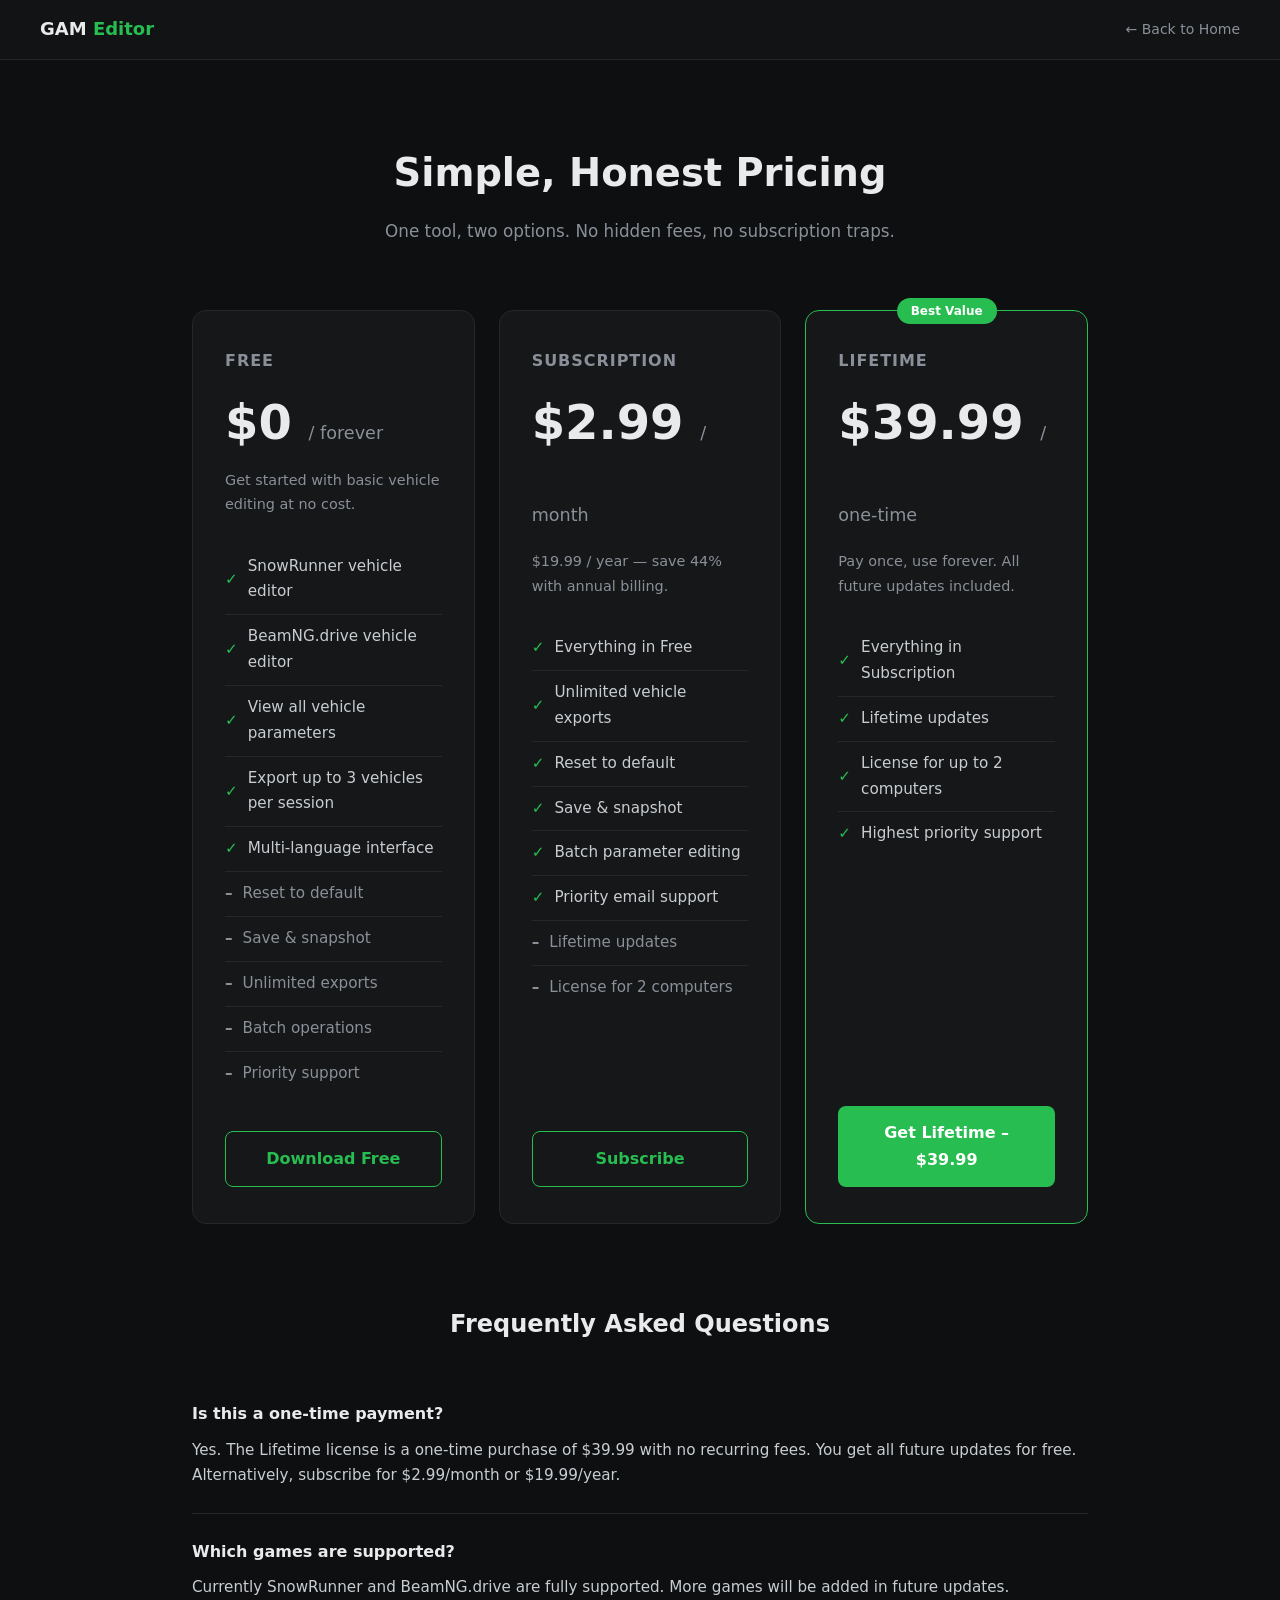
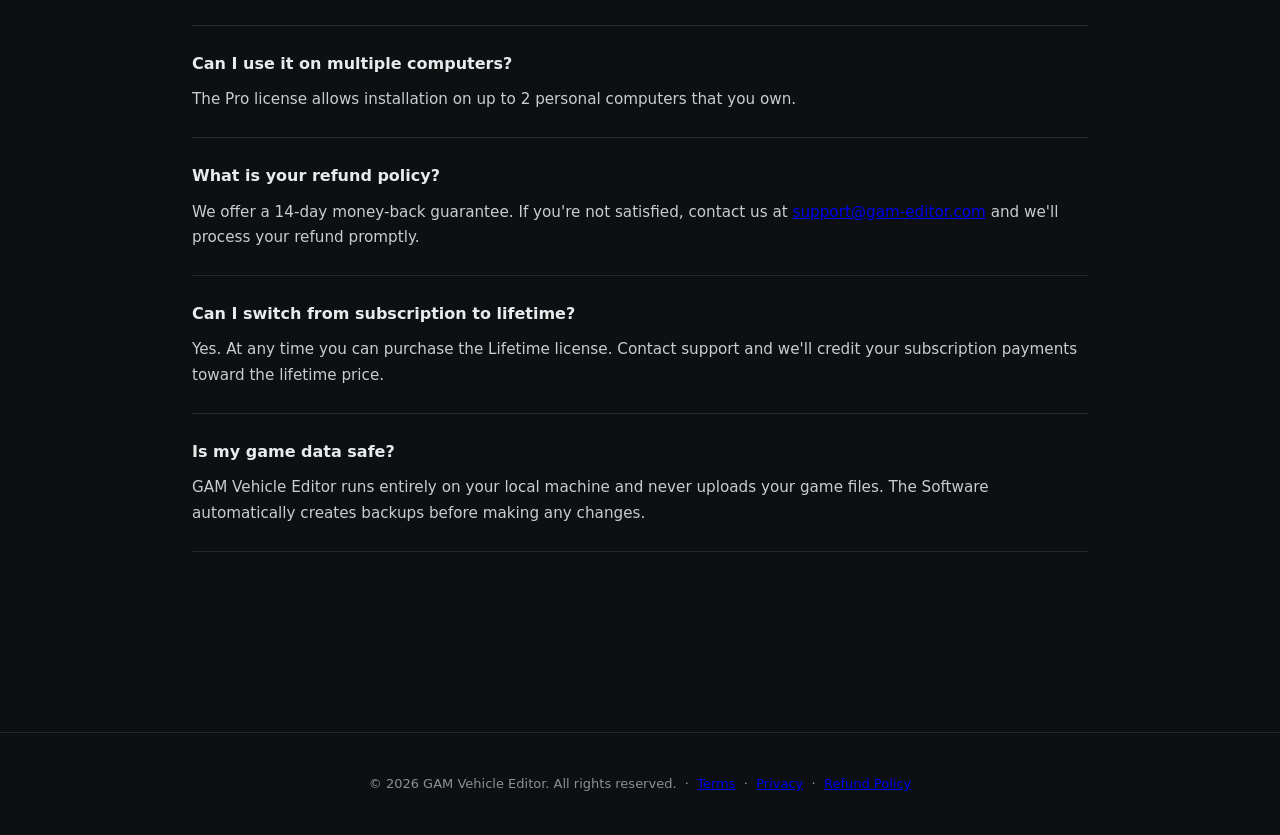
<file: pricing.html>
<!DOCTYPE html>
<html lang="en">
<head>
  <meta charset="UTF-8">
    <link rel="icon" type="image/png" href="https://assets.gam-editor.com/image/editor_icon.png">
    <link rel="apple-touch-icon" href="https://assets.gam-editor.com/image/editor_icon.png">
  <meta name="viewport" content="width=device-width, initial-scale=1.0">
  <title>Pricing – GAM Vehicle Editor</title>
  <style>
    :root {
      --bg: #0d0f10; --bg-card: #151718; --bg-nav: #111314;
      --accent: #27bd51; --accent-h: #1fa040; --text: #e8eaeb; --text-muted: #8a9099;
      --border: #252829; --font: 'Inter','Segoe UI',system-ui,sans-serif;
    }
    * { box-sizing: border-box; margin: 0; padding: 0; }
    body { background: var(--bg); color: var(--text); font-family: var(--font); font-size: 16px; line-height: 1.7; }
    nav {
      position: sticky; top: 0; z-index: 100;
      background: var(--bg-nav); border-bottom: 1px solid var(--border);
      padding: 0 40px; height: 60px;
      display: flex; align-items: center; justify-content: space-between;
    }
    .nav-logo { font-size: 18px; font-weight: 700; color: var(--text); text-decoration: none; }
    .nav-logo span { color: var(--accent); }
    .nav-back { color: var(--text-muted); font-size: 14px; text-decoration: none; transition: color .2s; }
    .nav-back:hover { color: var(--text); }
    .container { max-width: 960px; margin: 0 auto; padding: 80px 2rem 100px; text-align: center; }
    h1 { font-size: 2.4rem; font-weight: 700; margin-bottom: 12px; }
    .subtitle { color: var(--text-muted); font-size: 1.05rem; margin-bottom: 64px; }
    .plans { display: grid; grid-template-columns: 1fr 1fr 1fr; gap: 24px; text-align: left; }
    @media (max-width: 900px) { .plans { grid-template-columns: 1fr; } }
    .plan {
      background: var(--bg-card); border: 1px solid var(--border);
      border-radius: 14px; padding: 36px 32px;
      display: flex; flex-direction: column;
    }
    .plan.featured { border-color: var(--accent); position: relative; }
    .badge {
      position: absolute; top: -13px; left: 50%; transform: translateX(-50%);
      background: var(--accent); color: #fff; font-size: 12px; font-weight: 700;
      padding: 3px 14px; border-radius: 20px; white-space: nowrap;
    }
    .plan-name { font-size: 1rem; font-weight: 600; color: var(--text-muted); margin-bottom: 8px; text-transform: uppercase; letter-spacing: .06em; }
    .plan-price { font-size: 3rem; font-weight: 800; margin-bottom: 4px; }
    .plan-price span { font-size: 1.1rem; font-weight: 500; color: var(--text-muted); }
    .plan-desc { color: var(--text-muted); font-size: 0.9rem; margin-bottom: 28px; }
    .features { list-style: none; margin-bottom: 36px; flex: 1; }
    .features li { padding: 9px 0; border-bottom: 1px solid var(--border); font-size: 0.95rem; color: #c8cdd2; display: flex; align-items: center; gap: 10px; }
    .features li:last-child { border-bottom: none; }
    .features li::before { content: "✓"; color: var(--accent); font-weight: 700; flex-shrink: 0; }
    .features li.no::before { content: "–"; color: var(--text-muted); }
    .features li.no { color: var(--text-muted); }
    .btn {
      display: block; text-align: center;
      background: var(--accent); color: #fff;
      padding: 13px 24px; border-radius: 8px;
      font-weight: 600; font-size: 1rem;
      text-decoration: none; transition: background .2s;
    }
    .btn:hover { background: var(--accent-h); color: #fff; }
    .btn.outline {
      background: transparent; color: var(--accent);
      border: 1.5px solid var(--accent);
    }
    .btn.outline:hover { background: rgba(39,189,81,.1); }
    .faq { margin-top: 80px; text-align: left; }
    .faq h2 { font-size: 1.5rem; font-weight: 700; margin-bottom: 32px; text-align: center; }
    .faq-item { border-bottom: 1px solid var(--border); padding: 24px 0; }
    .faq-q { font-weight: 600; margin-bottom: 10px; }
    .faq-a { color: #c8cdd2; font-size: 0.95rem; }
    footer { text-align: center; color: var(--text-muted); font-size: 13px; padding: 40px; border-top: 1px solid var(--border); margin-top: 80px; }
  </style>
</head>
<body>
<nav>
  <a href="/" class="nav-logo">GAM <span>Editor</span></a>
  <a href="/" class="nav-back">← Back to Home</a>
</nav>

<div class="container">
  <h1>Simple, Honest Pricing</h1>
  <p class="subtitle">One tool, two options. No hidden fees, no subscription traps.</p>

  <div class="plans">
    <!-- Free -->
    <div class="plan">
      <div class="plan-name">Free</div>
      <div class="plan-price">$0 <span>/ forever</span></div>
      <p class="plan-desc">Get started with basic vehicle editing at no cost.</p>
      <ul class="features">
        <li>SnowRunner vehicle editor</li>
        <li>BeamNG.drive vehicle editor</li>
        <li>View all vehicle parameters</li>
        <li>Export up to 3 vehicles per session</li>
        <li>Multi-language interface</li>
        <li class="no">Reset to default</li>
        <li class="no">Save &amp; snapshot</li>
        <li class="no">Unlimited exports</li>
        <li class="no">Batch operations</li>
        <li class="no">Priority support</li>
      </ul>
      <a href="/" class="btn outline">Download Free</a>
    </div>

    <!-- Subscription -->
    <div class="plan">
      <div class="plan-name">Subscription</div>
      <div class="plan-price">$2.99 <span>/ month</span></div>
      <p class="plan-desc">$19.99 / year &mdash; save 44% with annual billing.</p>
      <ul class="features">
        <li>Everything in Free</li>
        <li>Unlimited vehicle exports</li>
        <li>Reset to default</li>
        <li>Save &amp; snapshot</li>
        <li>Batch parameter editing</li>
        <li>Priority email support</li>
        <li class="no">Lifetime updates</li>
        <li class="no">License for 2 computers</li>
      </ul>
      <a href="/" class="btn outline">Subscribe</a>
    </div>

    <!-- Lifetime -->
    <div class="plan featured" style="grid-column: span 1;">
      <div class="badge">Best Value</div>
      <div class="plan-name">Lifetime</div>
      <div class="plan-price">$39.99 <span>/ one-time</span></div>
      <p class="plan-desc">Pay once, use forever. All future updates included.</p>
      <ul class="features">
        <li>Everything in Subscription</li>
        <li>Lifetime updates</li>
        <li>License for up to 2 computers</li>
        <li>Highest priority support</li>
      </ul>
      <a href="/" class="btn">Get Lifetime &ndash; $39.99</a>
    </div>
  </div>

  <!-- FAQ -->
  <div class="faq">
    <h2>Frequently Asked Questions</h2>

    <div class="faq-item">
      <div class="faq-q">Is this a one-time payment?</div>
      <div class="faq-a">Yes. The Lifetime license is a one-time purchase of $39.99 with no recurring fees. You get all future updates for free. Alternatively, subscribe for $2.99/month or $19.99/year.</div>
    </div>

    <div class="faq-item">
      <div class="faq-q">Which games are supported?</div>
      <div class="faq-a">Currently SnowRunner and BeamNG.drive are fully supported. More games will be added in future updates.</div>
    </div>

    <div class="faq-item">
      <div class="faq-q">Can I use it on multiple computers?</div>
      <div class="faq-a">The Pro license allows installation on up to 2 personal computers that you own.</div>
    </div>

    <div class="faq-item">
      <div class="faq-q">What is your refund policy?</div>
      <div class="faq-a">We offer a 14-day money-back guarantee. If you're not satisfied, contact us at <a href="mailto:support@gam-editor.com">support@gam-editor.com</a> and we'll process your refund promptly.</div>
    </div>

    <div class="faq-item">
      <div class="faq-q">Can I switch from subscription to lifetime?</div>
      <div class="faq-a">Yes. At any time you can purchase the Lifetime license. Contact support and we'll credit your subscription payments toward the lifetime price.</div>
    </div>

    <div class="faq-item">
      <div class="faq-q">Is my game data safe?</div>
      <div class="faq-a">GAM Vehicle Editor runs entirely on your local machine and never uploads your game files. The Software automatically creates backups before making any changes.</div>
    </div>
  </div>
</div>

<footer>
  © 2026 GAM Vehicle Editor. All rights reserved. &nbsp;·&nbsp;
  <a href="/terms">Terms</a> &nbsp;·&nbsp;
  <a href="/privacy">Privacy</a> &nbsp;·&nbsp;
  <a href="/refund">Refund Policy</a>
</footer>
</body>
</html>
</file>
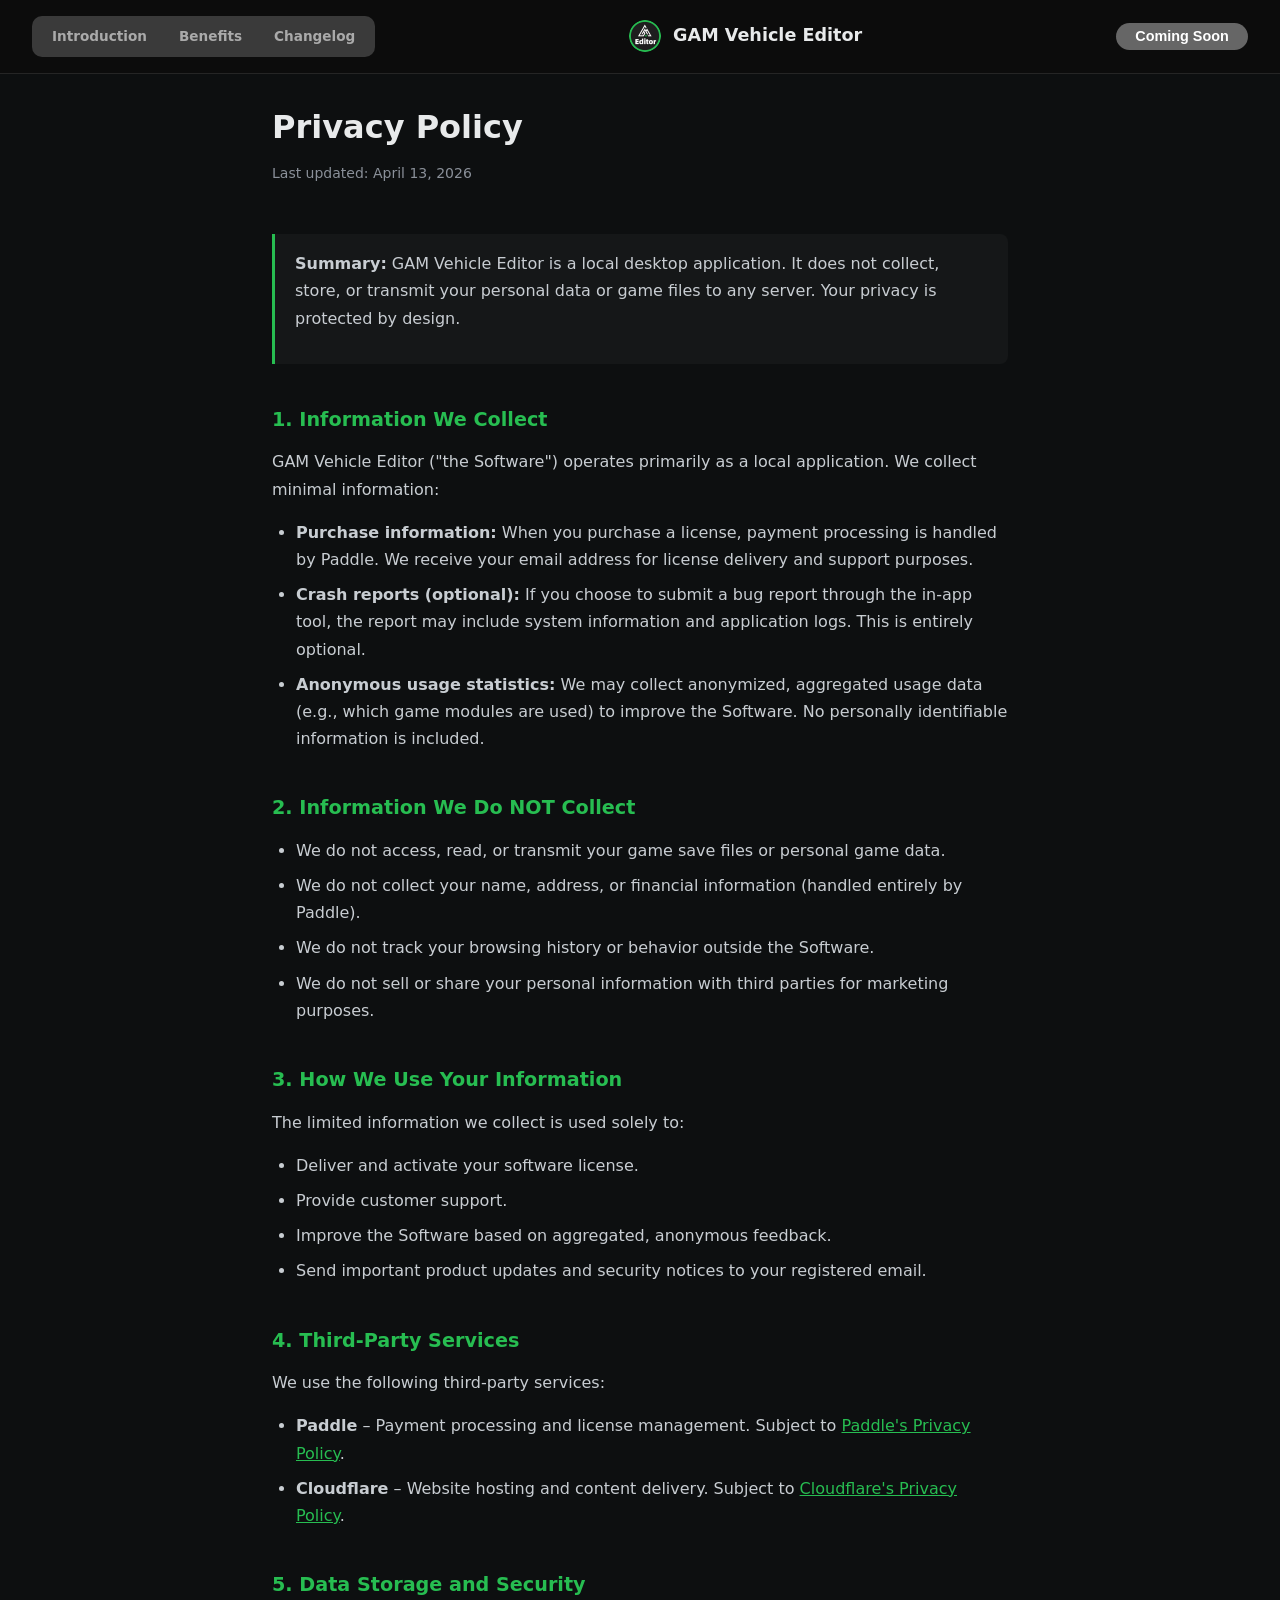
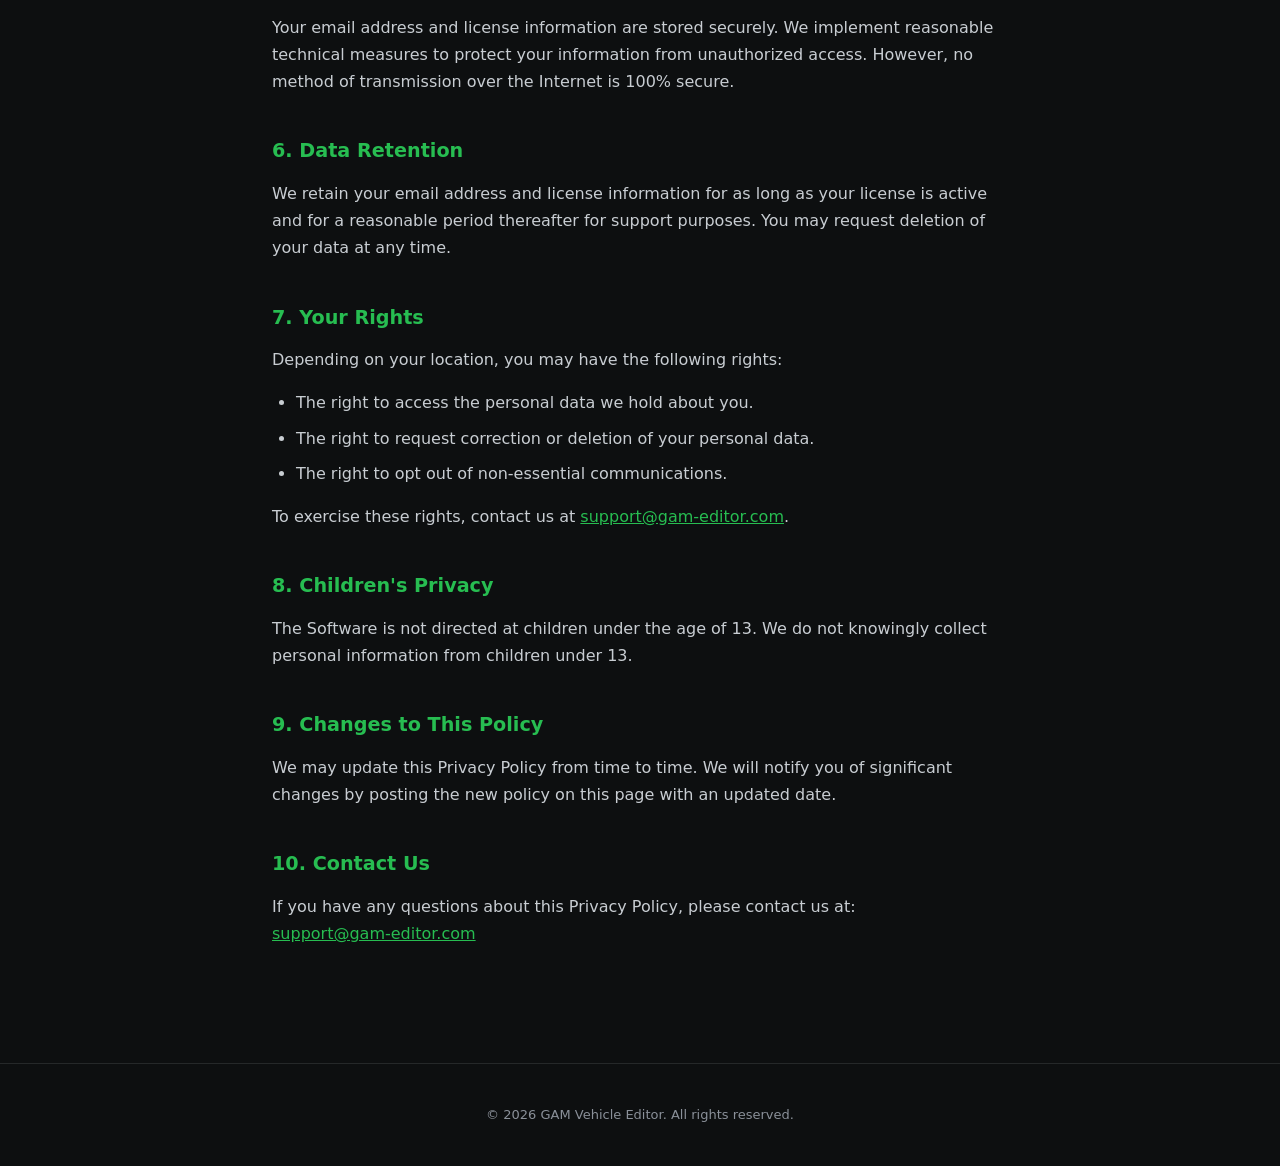
<file: privacy.html>
<!DOCTYPE html>
<html lang="en">
<head>
  <meta charset="UTF-8">
    <link rel="icon" type="image/png" href="https://assets.gam-editor.com/image/editor_icon.png">
    <link rel="apple-touch-icon" href="https://assets.gam-editor.com/image/editor_icon.png">
  <meta name="viewport" content="width=device-width, initial-scale=1.0">
  <title>Privacy Policy – GAM Vehicle Editor</title>
  <style>
    :root {
      --bg: #0d0f10; --bg-card: #151718; --bg-nav: #111314;
      --accent: #27bd51; --text: #e8eaeb; --text-muted: #8a9099;
      --border: #252829; --font: 'Inter','Segoe UI',system-ui,sans-serif;
    }
    * { box-sizing: border-box; margin: 0; padding: 0; }
    body { background: var(--bg); color: var(--text); font-family: var(--font); font-size: 16px; line-height: 1.7; }
    .navbar {
      position: fixed; top: 0; left: 0; right: 0;
      background: rgba(13,13,13,0.95);
      backdrop-filter: blur(10px);
      border-bottom: 1px solid rgba(255,255,255,0.1);
      z-index: 1000;
    }
    .navbar-content {
      display: flex; justify-content: space-between; align-items: center;
      padding: 1rem 2rem; max-width: 1400px; margin: 0 auto;
    }
    .nav-left { display: flex; align-items: center; gap: 2rem; }
    .nav-tabs {
      position: relative; display: flex;
      background: #3a3a3a; border-radius: 10px; padding: 4px; gap: 0;
    }
    .nav-tabs-slider {
      position: absolute; top: 4px; bottom: 4px; left: 4px; width: 0;
      background: #ffffff; border-radius: 7px;
      transition: left 0.25s cubic-bezier(0.4,0,0.2,1), width 0.25s cubic-bezier(0.4,0,0.2,1);
    }
    .nav-tab {
      position: relative; z-index: 1;
      padding: 0.3rem 1rem; border-radius: 6px;
      font-size: 0.85rem; font-weight: 600; cursor: pointer;
      color: #aaaaaa; transition: color 0.25s ease;
      border: none; background: transparent;
      user-select: none; white-space: nowrap; text-decoration: none;
    }
    .nav-tab:hover { color: #ffffff; }
    .nav-logo-wrap { display: flex; align-items: center; gap: 0.75rem; text-decoration: none; color: inherit; }
    .nav-logo-wrap img { width: 32px; height: 32px; border-radius: 50%; }
    .nav-logo-wrap span { font-weight: 600; font-size: 1.1rem; }
    .download-btn {
      background: #666; color: #fff; border: none;
      padding: 0.35rem 1.2rem; border-radius: 20px;
      font-weight: 700; font-size: 0.9rem; cursor: not-allowed;
    }
    .container { max-width: 800px; margin: 0 auto; padding: 100px 2rem 100px; }
    h1 { font-size: 2rem; font-weight: 700; margin-bottom: 8px; }
    .meta { color: var(--text-muted); font-size: 14px; margin-bottom: 48px; }
    h2 { font-size: 1.2rem; font-weight: 600; color: var(--accent); margin: 40px 0 12px; }
    p { color: #c8cdd2; margin-bottom: 16px; }
    ul { color: #c8cdd2; padding-left: 24px; margin-bottom: 16px; }
    ul li { margin-bottom: 8px; }
    a { color: var(--accent); }
    .highlight { background: #151718; border-left: 3px solid var(--accent); padding: 16px 20px; border-radius: 0 8px 8px 0; margin-bottom: 16px; }
    footer { text-align: center; color: var(--text-muted); font-size: 13px; padding: 40px; border-top: 1px solid var(--border); }
  </style>
</head>
<body>
<nav class="navbar">
  <div class="navbar-content">
    <div class="nav-left">
      <div class="nav-tabs">
        <div class="nav-tabs-slider"></div>
        <a class="nav-tab" href="/#intro">Introduction</a>
        <a class="nav-tab" href="/#benefit">Benefits</a>
        <a class="nav-tab" href="/#changelog">Changelog</a>
      </div>
    </div>
    <a class="nav-logo-wrap" href="/">
      <img src="/images/editor-logo.png" alt="GAM Editor">
      <span>GAM Vehicle Editor</span>
    </a>
    <button class="download-btn" disabled>Coming Soon</button>
  </div>
</nav>

<div class="container">
  <h1>Privacy Policy</h1>
  <p class="meta">Last updated: April 13, 2026</p>

  <div class="highlight">
    <p><strong>Summary:</strong> GAM Vehicle Editor is a local desktop application. It does not collect, store, or transmit your personal data or game files to any server. Your privacy is protected by design.</p>
  </div>

  <h2>1. Information We Collect</h2>
  <p>GAM Vehicle Editor ("the Software") operates primarily as a local application. We collect minimal information:</p>
  <ul>
    <li><strong>Purchase information:</strong> When you purchase a license, payment processing is handled by Paddle. We receive your email address for license delivery and support purposes.</li>
    <li><strong>Crash reports (optional):</strong> If you choose to submit a bug report through the in-app tool, the report may include system information and application logs. This is entirely optional.</li>
    <li><strong>Anonymous usage statistics:</strong> We may collect anonymized, aggregated usage data (e.g., which game modules are used) to improve the Software. No personally identifiable information is included.</li>
  </ul>

  <h2>2. Information We Do NOT Collect</h2>
  <ul>
    <li>We do not access, read, or transmit your game save files or personal game data.</li>
    <li>We do not collect your name, address, or financial information (handled entirely by Paddle).</li>
    <li>We do not track your browsing history or behavior outside the Software.</li>
    <li>We do not sell or share your personal information with third parties for marketing purposes.</li>
  </ul>

  <h2>3. How We Use Your Information</h2>
  <p>The limited information we collect is used solely to:</p>
  <ul>
    <li>Deliver and activate your software license.</li>
    <li>Provide customer support.</li>
    <li>Improve the Software based on aggregated, anonymous feedback.</li>
    <li>Send important product updates and security notices to your registered email.</li>
  </ul>

  <h2>4. Third-Party Services</h2>
  <p>We use the following third-party services:</p>
  <ul>
    <li><strong>Paddle</strong> – Payment processing and license management. Subject to <a href="https://www.paddle.com/legal/privacy" target="_blank">Paddle's Privacy Policy</a>.</li>
    <li><strong>Cloudflare</strong> – Website hosting and content delivery. Subject to <a href="https://www.cloudflare.com/privacypolicy/" target="_blank">Cloudflare's Privacy Policy</a>.</li>
  </ul>

  <h2>5. Data Storage and Security</h2>
  <p>Your email address and license information are stored securely. We implement reasonable technical measures to protect your information from unauthorized access. However, no method of transmission over the Internet is 100% secure.</p>

  <h2>6. Data Retention</h2>
  <p>We retain your email address and license information for as long as your license is active and for a reasonable period thereafter for support purposes. You may request deletion of your data at any time.</p>

  <h2>7. Your Rights</h2>
  <p>Depending on your location, you may have the following rights:</p>
  <ul>
    <li>The right to access the personal data we hold about you.</li>
    <li>The right to request correction or deletion of your personal data.</li>
    <li>The right to opt out of non-essential communications.</li>
  </ul>
  <p>To exercise these rights, contact us at <a href="mailto:support@gam-editor.com">support@gam-editor.com</a>.</p>

  <h2>8. Children's Privacy</h2>
  <p>The Software is not directed at children under the age of 13. We do not knowingly collect personal information from children under 13.</p>

  <h2>9. Changes to This Policy</h2>
  <p>We may update this Privacy Policy from time to time. We will notify you of significant changes by posting the new policy on this page with an updated date.</p>

  <h2>10. Contact Us</h2>
  <p>If you have any questions about this Privacy Policy, please contact us at:<br>
  <a href="mailto:support@gam-editor.com">support@gam-editor.com</a></p>
</div>

<footer>
  © 2026 GAM Vehicle Editor. All rights reserved.
</footer>
</body>
</html>
</file>
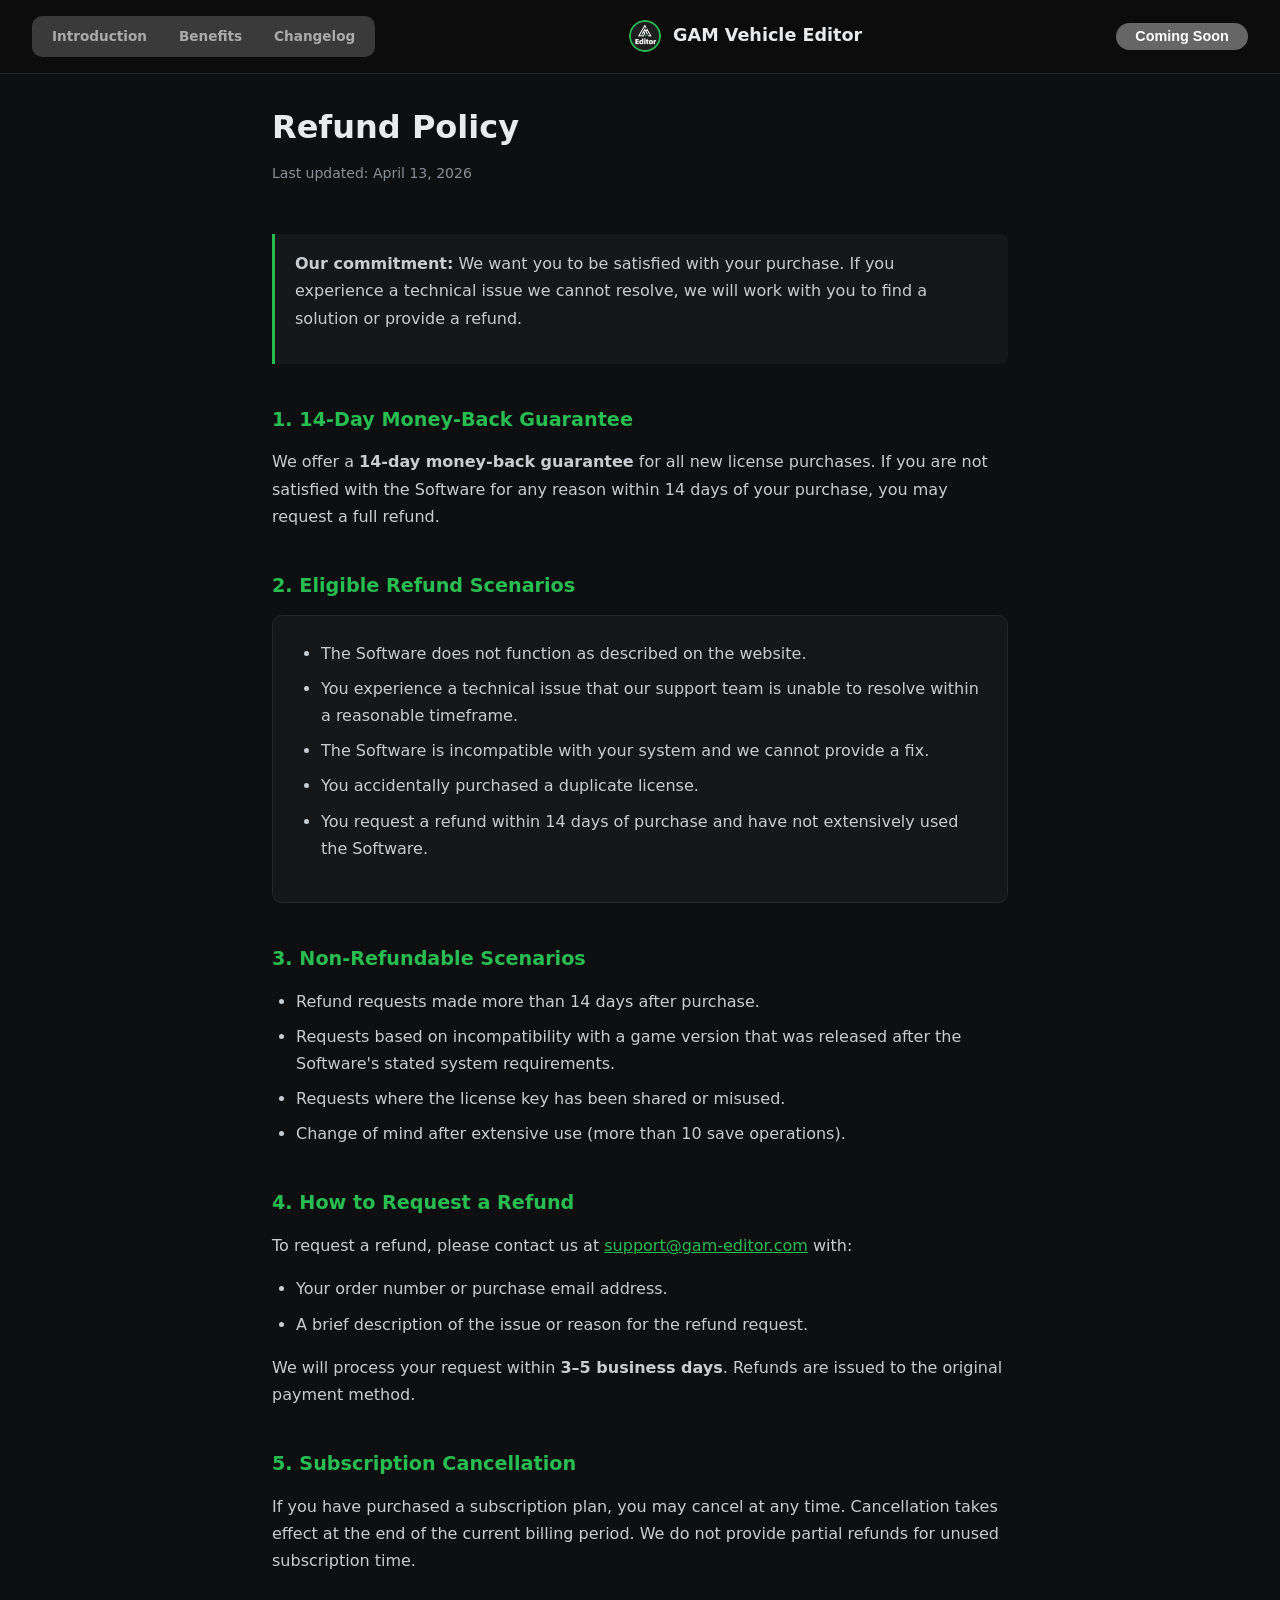
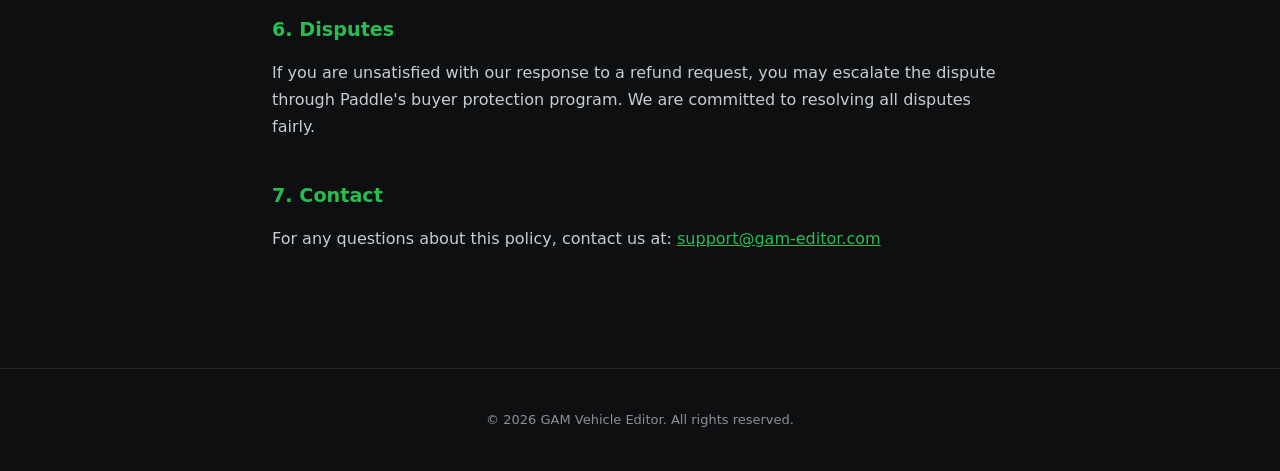
<file: refund.html>
<!DOCTYPE html>
<html lang="en">
<head>
  <meta charset="UTF-8">
    <link rel="icon" type="image/png" href="https://assets.gam-editor.com/image/editor_icon.png">
    <link rel="apple-touch-icon" href="https://assets.gam-editor.com/image/editor_icon.png">
  <meta name="viewport" content="width=device-width, initial-scale=1.0">
  <title>Refund Policy – GAM Vehicle Editor</title>
  <style>
    :root {
      --bg: #0d0f10; --bg-card: #151718; --bg-nav: #111314;
      --accent: #27bd51; --text: #e8eaeb; --text-muted: #8a9099;
      --border: #252829; --font: 'Inter','Segoe UI',system-ui,sans-serif;
    }
    * { box-sizing: border-box; margin: 0; padding: 0; }
    body { background: var(--bg); color: var(--text); font-family: var(--font); font-size: 16px; line-height: 1.7; }
    .navbar {
      position: fixed; top: 0; left: 0; right: 0;
      background: rgba(13,13,13,0.95);
      backdrop-filter: blur(10px);
      border-bottom: 1px solid rgba(255,255,255,0.1);
      z-index: 1000;
    }
    .navbar-content {
      display: flex; justify-content: space-between; align-items: center;
      padding: 1rem 2rem; max-width: 1400px; margin: 0 auto;
    }
    .nav-left { display: flex; align-items: center; gap: 2rem; }
    .nav-tabs {
      position: relative; display: flex;
      background: #3a3a3a; border-radius: 10px; padding: 4px; gap: 0;
    }
    .nav-tabs-slider {
      position: absolute; top: 4px; bottom: 4px; left: 4px; width: 0;
      background: #ffffff; border-radius: 7px;
      transition: left 0.25s cubic-bezier(0.4,0,0.2,1), width 0.25s cubic-bezier(0.4,0,0.2,1);
    }
    .nav-tab {
      position: relative; z-index: 1;
      padding: 0.3rem 1rem; border-radius: 6px;
      font-size: 0.85rem; font-weight: 600; cursor: pointer;
      color: #aaaaaa; transition: color 0.25s ease;
      border: none; background: transparent;
      user-select: none; white-space: nowrap; text-decoration: none;
    }
    .nav-tab:hover { color: #ffffff; }
    .nav-logo-wrap { display: flex; align-items: center; gap: 0.75rem; text-decoration: none; color: inherit; }
    .nav-logo-wrap img { width: 32px; height: 32px; border-radius: 50%; }
    .nav-logo-wrap span { font-weight: 600; font-size: 1.1rem; }
    .download-btn {
      background: #666; color: #fff; border: none;
      padding: 0.35rem 1.2rem; border-radius: 20px;
      font-weight: 700; font-size: 0.9rem; cursor: not-allowed;
    }
    .container { max-width: 800px; margin: 0 auto; padding: 100px 2rem 100px; }
    h1 { font-size: 2rem; font-weight: 700; margin-bottom: 8px; }
    .meta { color: var(--text-muted); font-size: 14px; margin-bottom: 48px; }
    h2 { font-size: 1.2rem; font-weight: 600; color: var(--accent); margin: 40px 0 12px; }
    p { color: #c8cdd2; margin-bottom: 16px; }
    ul { color: #c8cdd2; padding-left: 24px; margin-bottom: 16px; }
    ul li { margin-bottom: 8px; }
    a { color: var(--accent); }
    .highlight { background: #151718; border-left: 3px solid var(--accent); padding: 16px 20px; border-radius: 0 8px 8px 0; margin-bottom: 16px; }
    .card { background: #151718; border: 1px solid var(--border); border-radius: 10px; padding: 24px; margin-bottom: 16px; }
    footer { text-align: center; color: var(--text-muted); font-size: 13px; padding: 40px; border-top: 1px solid var(--border); }
  </style>
</head>
<body>
<nav class="navbar">
  <div class="navbar-content">
    <div class="nav-left">
      <div class="nav-tabs">
        <div class="nav-tabs-slider"></div>
        <a class="nav-tab" href="/#intro">Introduction</a>
        <a class="nav-tab" href="/#benefit">Benefits</a>
        <a class="nav-tab" href="/#changelog">Changelog</a>
      </div>
    </div>
    <a class="nav-logo-wrap" href="/">
      <img src="/images/editor-logo.png" alt="GAM Editor">
      <span>GAM Vehicle Editor</span>
    </a>
    <button class="download-btn" disabled>Coming Soon</button>
  </div>
</nav>

<div class="container">
  <h1>Refund Policy</h1>
  <p class="meta">Last updated: April 13, 2026</p>

  <div class="highlight">
    <p><strong>Our commitment:</strong> We want you to be satisfied with your purchase. If you experience a technical issue we cannot resolve, we will work with you to find a solution or provide a refund.</p>
  </div>

  <h2>1. 14-Day Money-Back Guarantee</h2>
  <p>We offer a <strong>14-day money-back guarantee</strong> for all new license purchases. If you are not satisfied with the Software for any reason within 14 days of your purchase, you may request a full refund.</p>

  <h2>2. Eligible Refund Scenarios</h2>
  <div class="card">
    <ul>
      <li>The Software does not function as described on the website.</li>
      <li>You experience a technical issue that our support team is unable to resolve within a reasonable timeframe.</li>
      <li>The Software is incompatible with your system and we cannot provide a fix.</li>
      <li>You accidentally purchased a duplicate license.</li>
      <li>You request a refund within 14 days of purchase and have not extensively used the Software.</li>
    </ul>
  </div>

  <h2>3. Non-Refundable Scenarios</h2>
  <ul>
    <li>Refund requests made more than 14 days after purchase.</li>
    <li>Requests based on incompatibility with a game version that was released after the Software's stated system requirements.</li>
    <li>Requests where the license key has been shared or misused.</li>
    <li>Change of mind after extensive use (more than 10 save operations).</li>
  </ul>

  <h2>4. How to Request a Refund</h2>
  <p>To request a refund, please contact us at <a href="mailto:support@gam-editor.com">support@gam-editor.com</a> with:</p>
  <ul>
    <li>Your order number or purchase email address.</li>
    <li>A brief description of the issue or reason for the refund request.</li>
  </ul>
  <p>We will process your request within <strong>3–5 business days</strong>. Refunds are issued to the original payment method.</p>

  <h2>5. Subscription Cancellation</h2>
  <p>If you have purchased a subscription plan, you may cancel at any time. Cancellation takes effect at the end of the current billing period. We do not provide partial refunds for unused subscription time.</p>

  <h2>6. Disputes</h2>
  <p>If you are unsatisfied with our response to a refund request, you may escalate the dispute through Paddle's buyer protection program. We are committed to resolving all disputes fairly.</p>

  <h2>7. Contact</h2>
  <p>For any questions about this policy, contact us at: <a href="mailto:support@gam-editor.com">support@gam-editor.com</a></p>
</div>

<footer>
  © 2026 GAM Vehicle Editor. All rights reserved.
</footer>
</body>
</html>
</file>
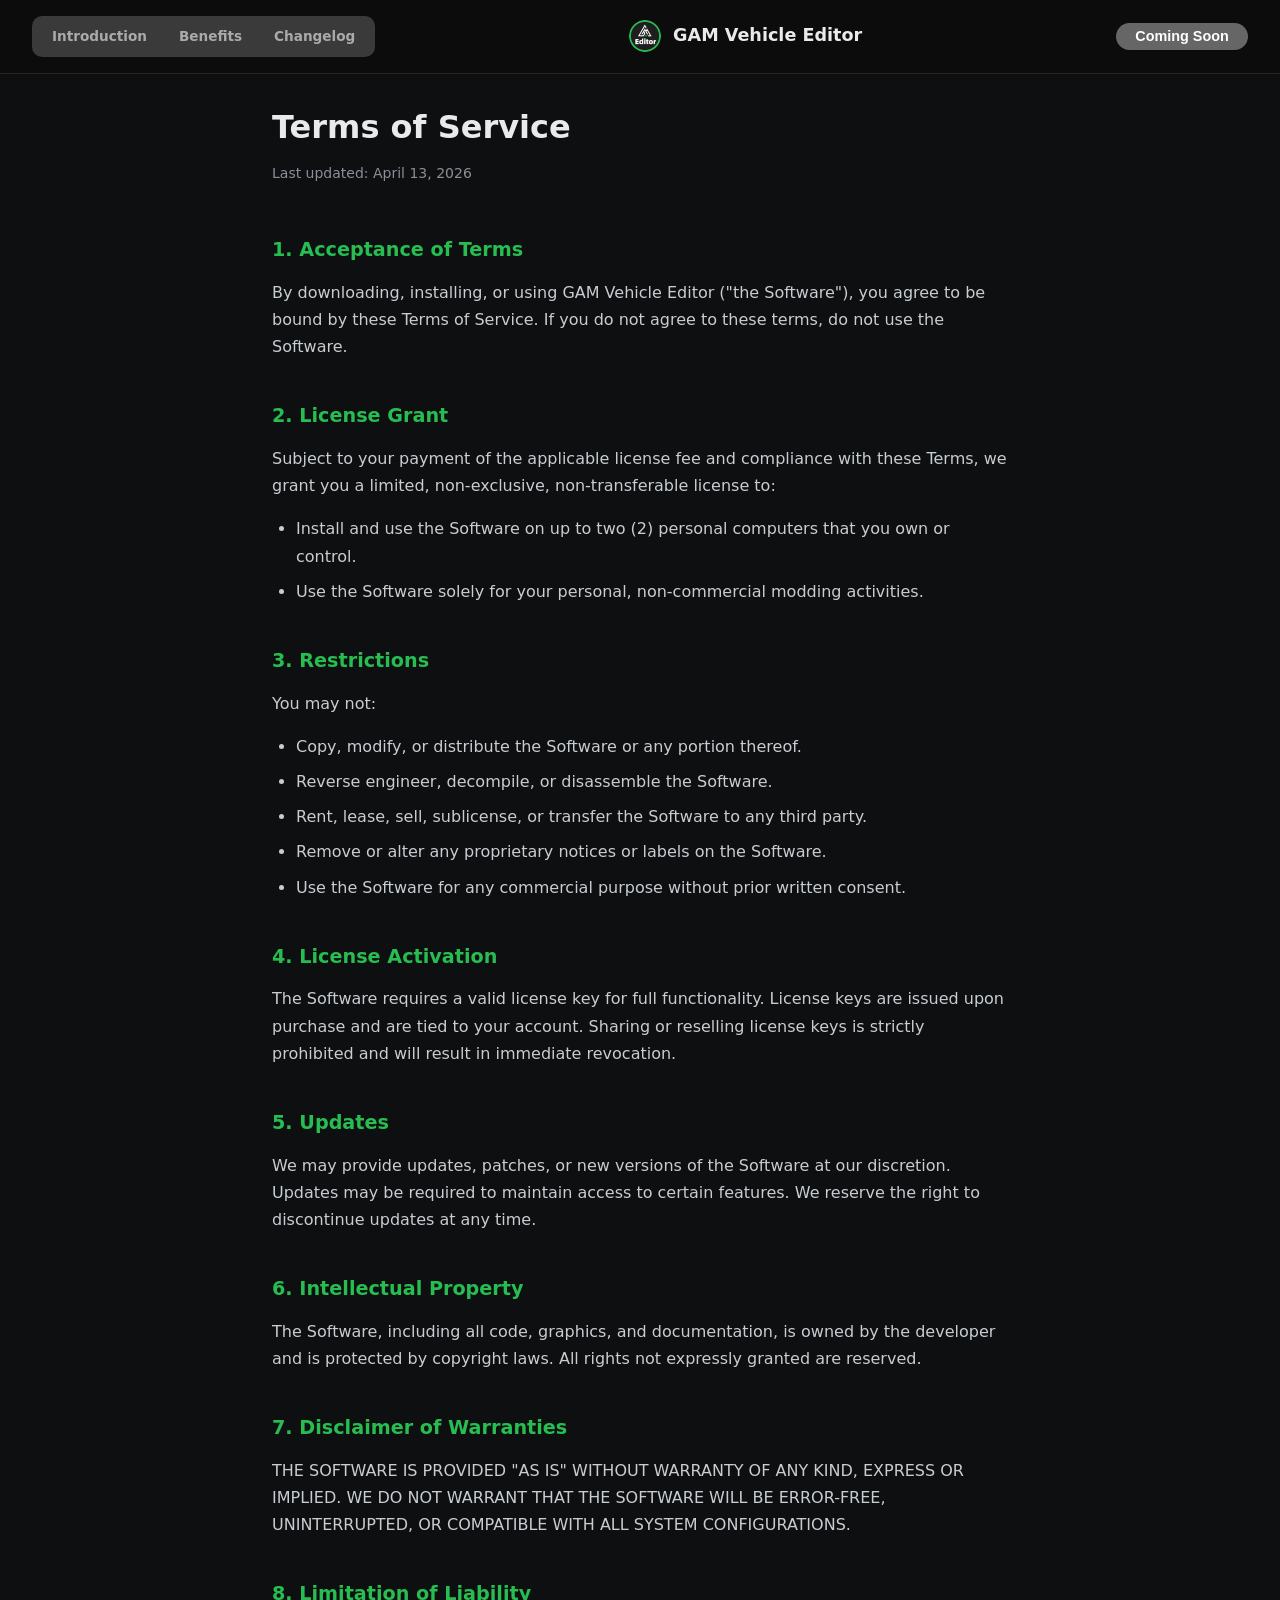
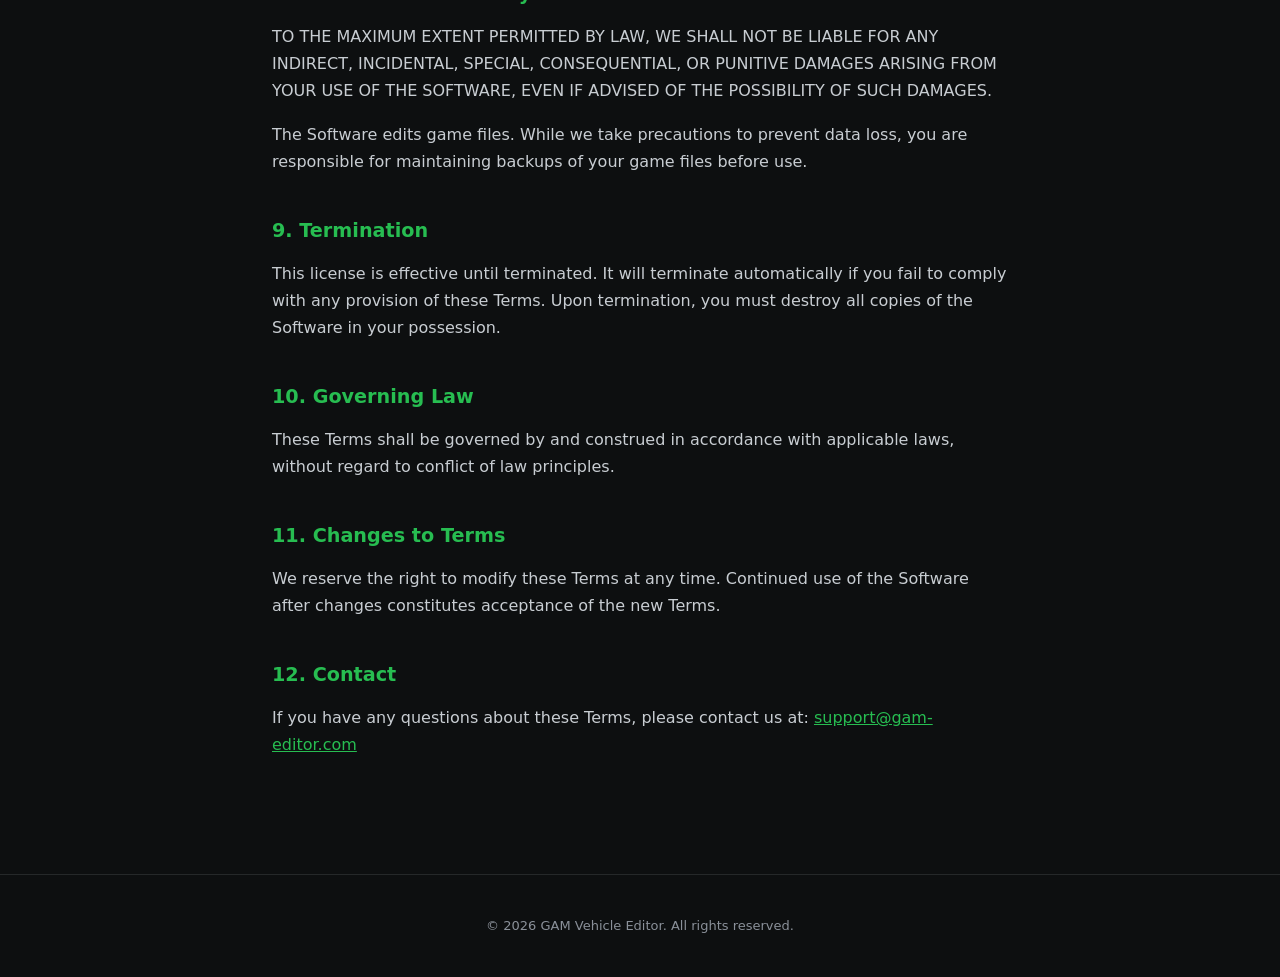
<file: terms.html>
<!DOCTYPE html>
<html lang="en">
<head>
  <meta charset="UTF-8">
    <link rel="icon" type="image/png" href="https://assets.gam-editor.com/image/editor_icon.png">
    <link rel="apple-touch-icon" href="https://assets.gam-editor.com/image/editor_icon.png">
  <meta name="viewport" content="width=device-width, initial-scale=1.0">
  <title>Terms of Service – GAM Vehicle Editor</title>
  <style>
    :root {
      --bg: #0d0f10; --bg-card: #151718; --bg-nav: #111314;
      --accent: #27bd51; --text: #e8eaeb; --text-muted: #8a9099;
      --border: #252829; --font: 'Inter','Segoe UI',system-ui,sans-serif;
    }
    * { box-sizing: border-box; margin: 0; padding: 0; }
    body { background: var(--bg); color: var(--text); font-family: var(--font); font-size: 16px; line-height: 1.7; }
    .navbar {
      position: fixed; top: 0; left: 0; right: 0;
      background: rgba(13,13,13,0.95);
      backdrop-filter: blur(10px);
      border-bottom: 1px solid rgba(255,255,255,0.1);
      z-index: 1000;
    }
    .navbar-content {
      display: flex; justify-content: space-between; align-items: center;
      padding: 1rem 2rem; max-width: 1400px; margin: 0 auto;
    }
    .nav-left { display: flex; align-items: center; gap: 2rem; }
    .nav-tabs {
      position: relative; display: flex;
      background: #3a3a3a; border-radius: 10px; padding: 4px; gap: 0;
    }
    .nav-tabs-slider {
      position: absolute; top: 4px; bottom: 4px; left: 4px; width: 0;
      background: #ffffff; border-radius: 7px;
      transition: left 0.25s cubic-bezier(0.4,0,0.2,1), width 0.25s cubic-bezier(0.4,0,0.2,1);
    }
    .nav-tab {
      position: relative; z-index: 1;
      padding: 0.3rem 1rem; border-radius: 6px;
      font-size: 0.85rem; font-weight: 600; cursor: pointer;
      color: #aaaaaa; transition: color 0.25s ease;
      border: none; background: transparent;
      user-select: none; white-space: nowrap; text-decoration: none;
    }
    .nav-tab:hover { color: #ffffff; }
    .nav-logo-wrap { display: flex; align-items: center; gap: 0.75rem; text-decoration: none; color: inherit; }
    .nav-logo-wrap img { width: 32px; height: 32px; border-radius: 50%; }
    .nav-logo-wrap span { font-weight: 600; font-size: 1.1rem; }
    .download-btn {
      background: #666; color: #fff; border: none;
      padding: 0.35rem 1.2rem; border-radius: 20px;
      font-weight: 700; font-size: 0.9rem; cursor: not-allowed;
    }
    .container { max-width: 800px; margin: 0 auto; padding: 100px 2rem 100px; }
    h1 { font-size: 2rem; font-weight: 700; margin-bottom: 8px; }
    .meta { color: var(--text-muted); font-size: 14px; margin-bottom: 48px; }
    h2 { font-size: 1.2rem; font-weight: 600; color: var(--accent); margin: 40px 0 12px; }
    p { color: #c8cdd2; margin-bottom: 16px; }
    ul { color: #c8cdd2; padding-left: 24px; margin-bottom: 16px; }
    ul li { margin-bottom: 8px; }
    a { color: var(--accent); }
    footer { text-align: center; color: var(--text-muted); font-size: 13px; padding: 40px; border-top: 1px solid var(--border); }
  </style>
</head>
<body>
<nav class="navbar">
  <div class="navbar-content">
    <div class="nav-left">
      <div class="nav-tabs">
        <div class="nav-tabs-slider"></div>
        <a class="nav-tab" href="/#intro">Introduction</a>
        <a class="nav-tab" href="/#benefit">Benefits</a>
        <a class="nav-tab" href="/#changelog">Changelog</a>
      </div>
    </div>
    <a class="nav-logo-wrap" href="/">
      <img src="/images/editor-logo.png" alt="GAM Editor">
      <span>GAM Vehicle Editor</span>
    </a>
    <button class="download-btn" disabled>Coming Soon</button>
  </div>
</nav>

<div class="container">
  <h1>Terms of Service</h1>
  <p class="meta">Last updated: April 13, 2026</p>

  <h2>1. Acceptance of Terms</h2>
  <p>By downloading, installing, or using GAM Vehicle Editor ("the Software"), you agree to be bound by these Terms of Service. If you do not agree to these terms, do not use the Software.</p>

  <h2>2. License Grant</h2>
  <p>Subject to your payment of the applicable license fee and compliance with these Terms, we grant you a limited, non-exclusive, non-transferable license to:</p>
  <ul>
    <li>Install and use the Software on up to two (2) personal computers that you own or control.</li>
    <li>Use the Software solely for your personal, non-commercial modding activities.</li>
  </ul>

  <h2>3. Restrictions</h2>
  <p>You may not:</p>
  <ul>
    <li>Copy, modify, or distribute the Software or any portion thereof.</li>
    <li>Reverse engineer, decompile, or disassemble the Software.</li>
    <li>Rent, lease, sell, sublicense, or transfer the Software to any third party.</li>
    <li>Remove or alter any proprietary notices or labels on the Software.</li>
    <li>Use the Software for any commercial purpose without prior written consent.</li>
  </ul>

  <h2>4. License Activation</h2>
  <p>The Software requires a valid license key for full functionality. License keys are issued upon purchase and are tied to your account. Sharing or reselling license keys is strictly prohibited and will result in immediate revocation.</p>

  <h2>5. Updates</h2>
  <p>We may provide updates, patches, or new versions of the Software at our discretion. Updates may be required to maintain access to certain features. We reserve the right to discontinue updates at any time.</p>

  <h2>6. Intellectual Property</h2>
  <p>The Software, including all code, graphics, and documentation, is owned by the developer and is protected by copyright laws. All rights not expressly granted are reserved.</p>

  <h2>7. Disclaimer of Warranties</h2>
  <p>THE SOFTWARE IS PROVIDED "AS IS" WITHOUT WARRANTY OF ANY KIND, EXPRESS OR IMPLIED. WE DO NOT WARRANT THAT THE SOFTWARE WILL BE ERROR-FREE, UNINTERRUPTED, OR COMPATIBLE WITH ALL SYSTEM CONFIGURATIONS.</p>

  <h2>8. Limitation of Liability</h2>
  <p>TO THE MAXIMUM EXTENT PERMITTED BY LAW, WE SHALL NOT BE LIABLE FOR ANY INDIRECT, INCIDENTAL, SPECIAL, CONSEQUENTIAL, OR PUNITIVE DAMAGES ARISING FROM YOUR USE OF THE SOFTWARE, EVEN IF ADVISED OF THE POSSIBILITY OF SUCH DAMAGES.</p>
  <p>The Software edits game files. While we take precautions to prevent data loss, you are responsible for maintaining backups of your game files before use.</p>

  <h2>9. Termination</h2>
  <p>This license is effective until terminated. It will terminate automatically if you fail to comply with any provision of these Terms. Upon termination, you must destroy all copies of the Software in your possession.</p>

  <h2>10. Governing Law</h2>
  <p>These Terms shall be governed by and construed in accordance with applicable laws, without regard to conflict of law principles.</p>

  <h2>11. Changes to Terms</h2>
  <p>We reserve the right to modify these Terms at any time. Continued use of the Software after changes constitutes acceptance of the new Terms.</p>

  <h2>12. Contact</h2>
  <p>If you have any questions about these Terms, please contact us at: <a href="mailto:support@gam-editor.com">support@gam-editor.com</a></p>
</div>

<footer>
  © 2026 GAM Vehicle Editor. All rights reserved.
</footer>
</body>
</html>
</file>
